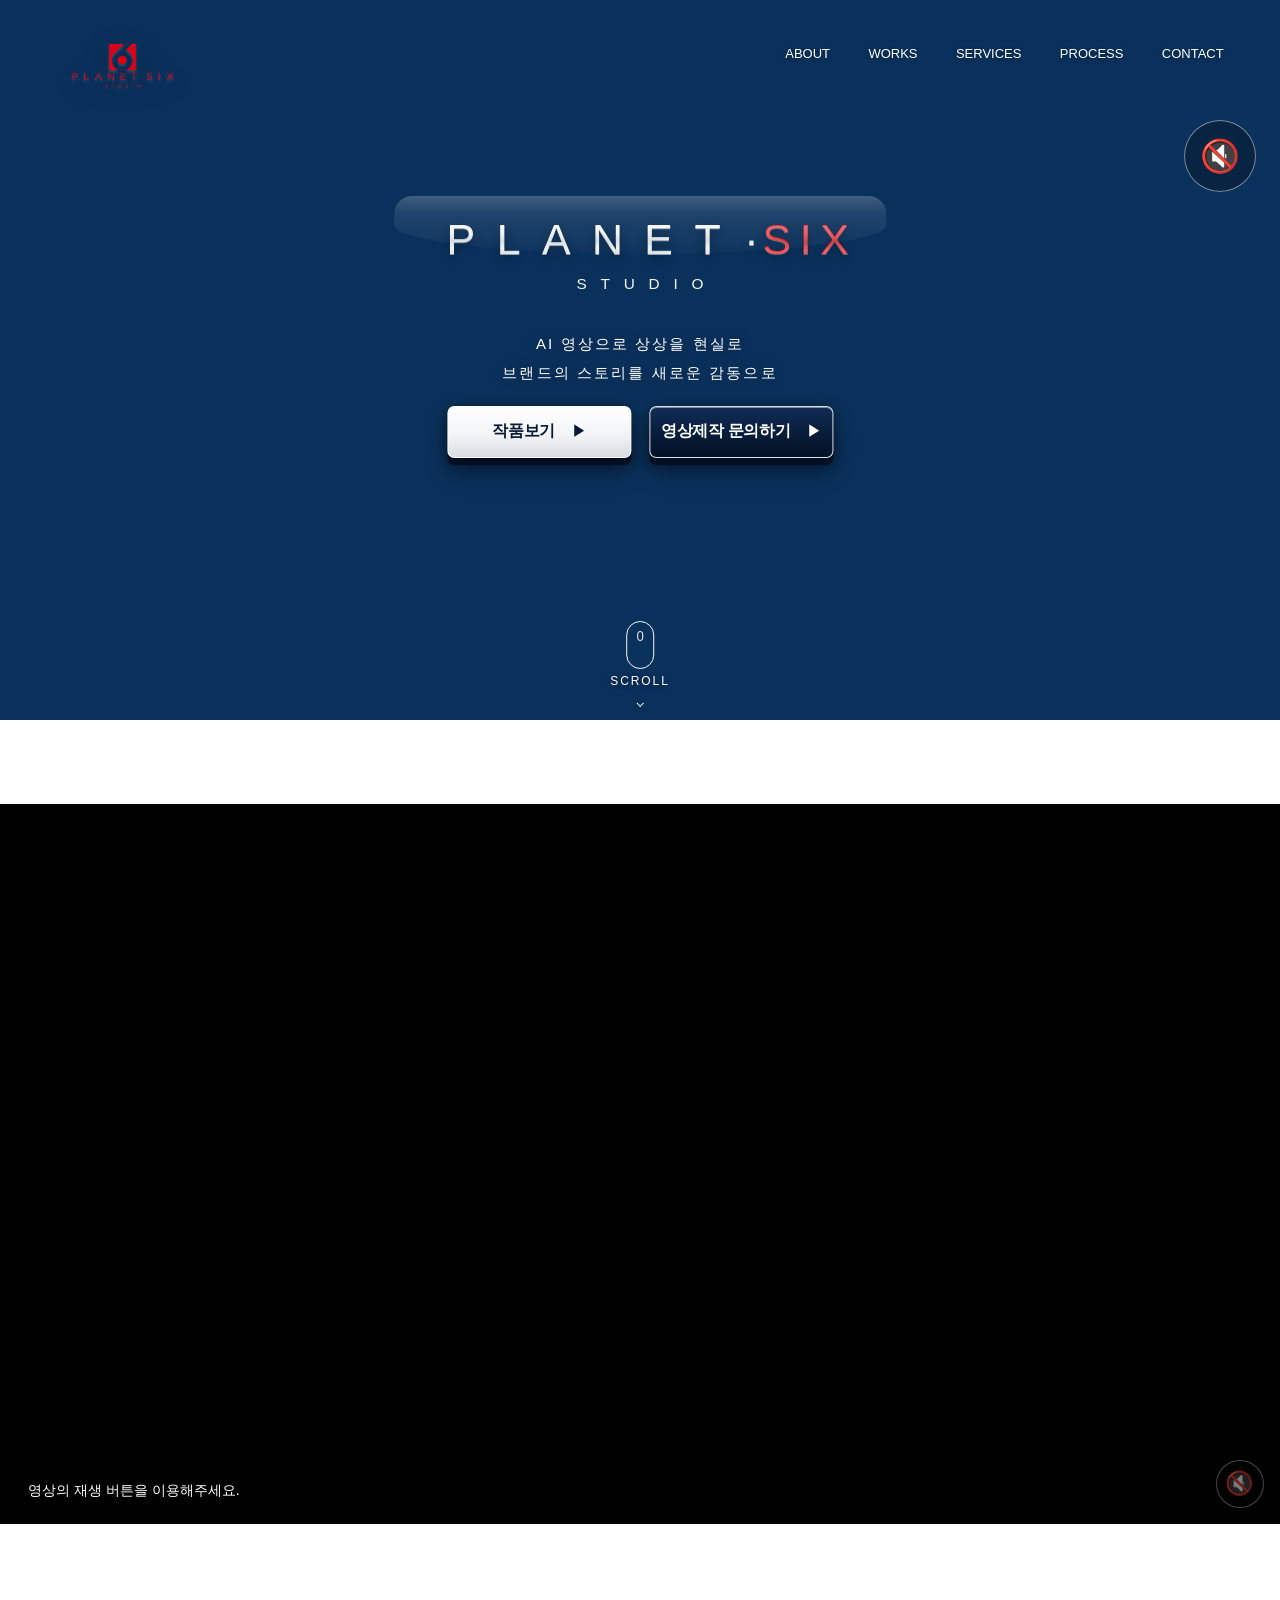
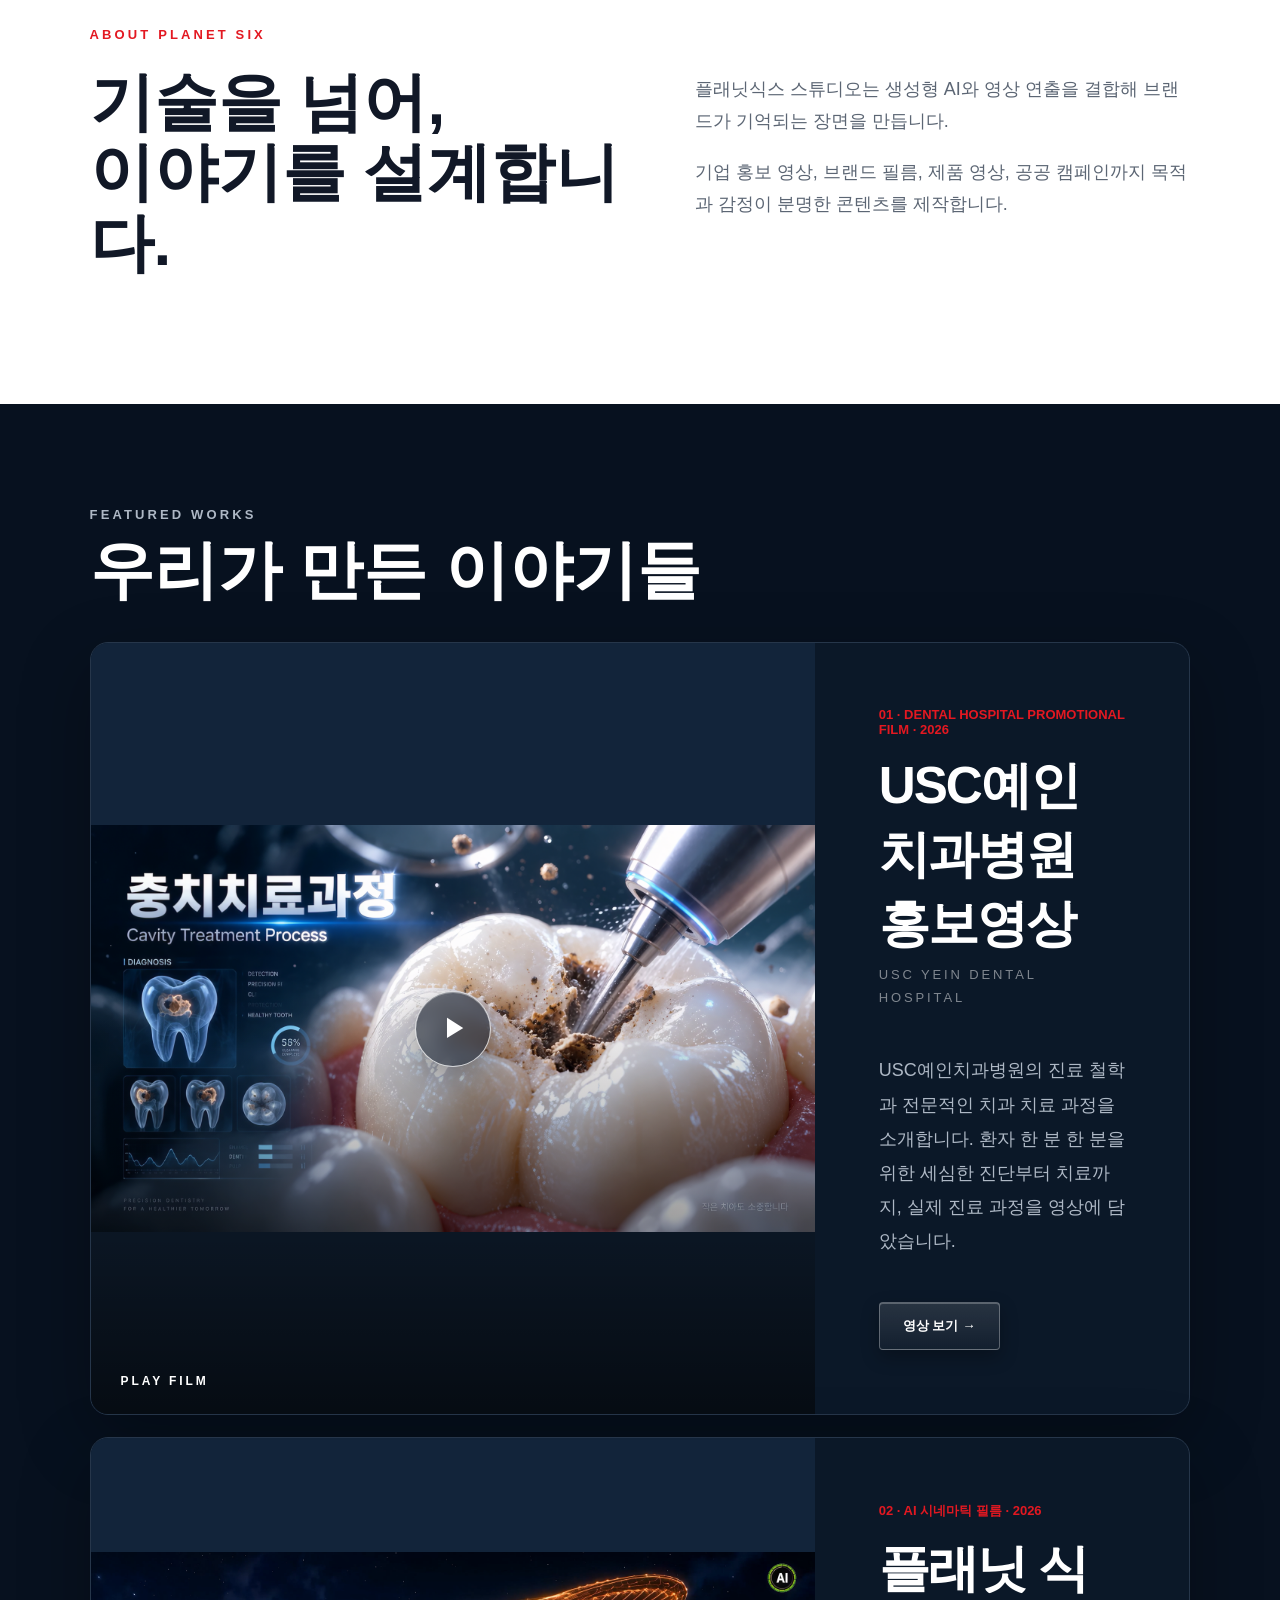
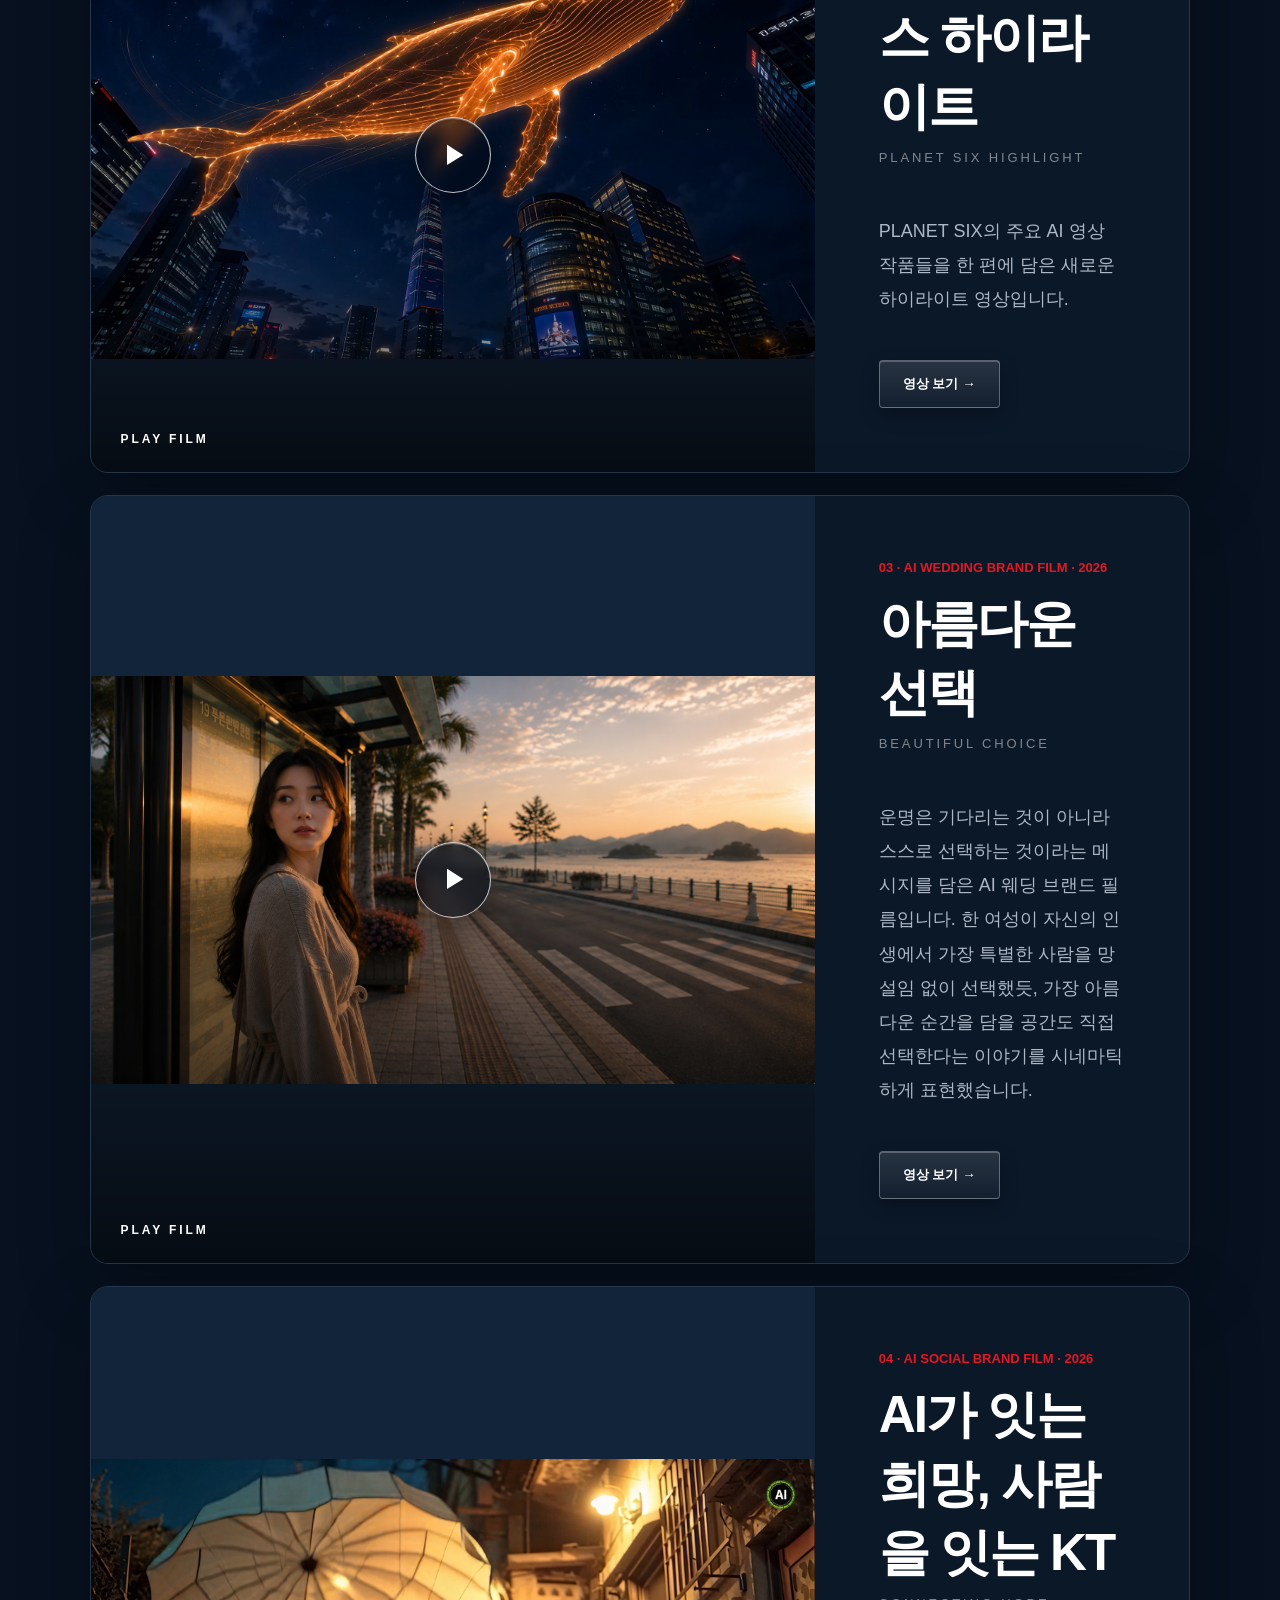
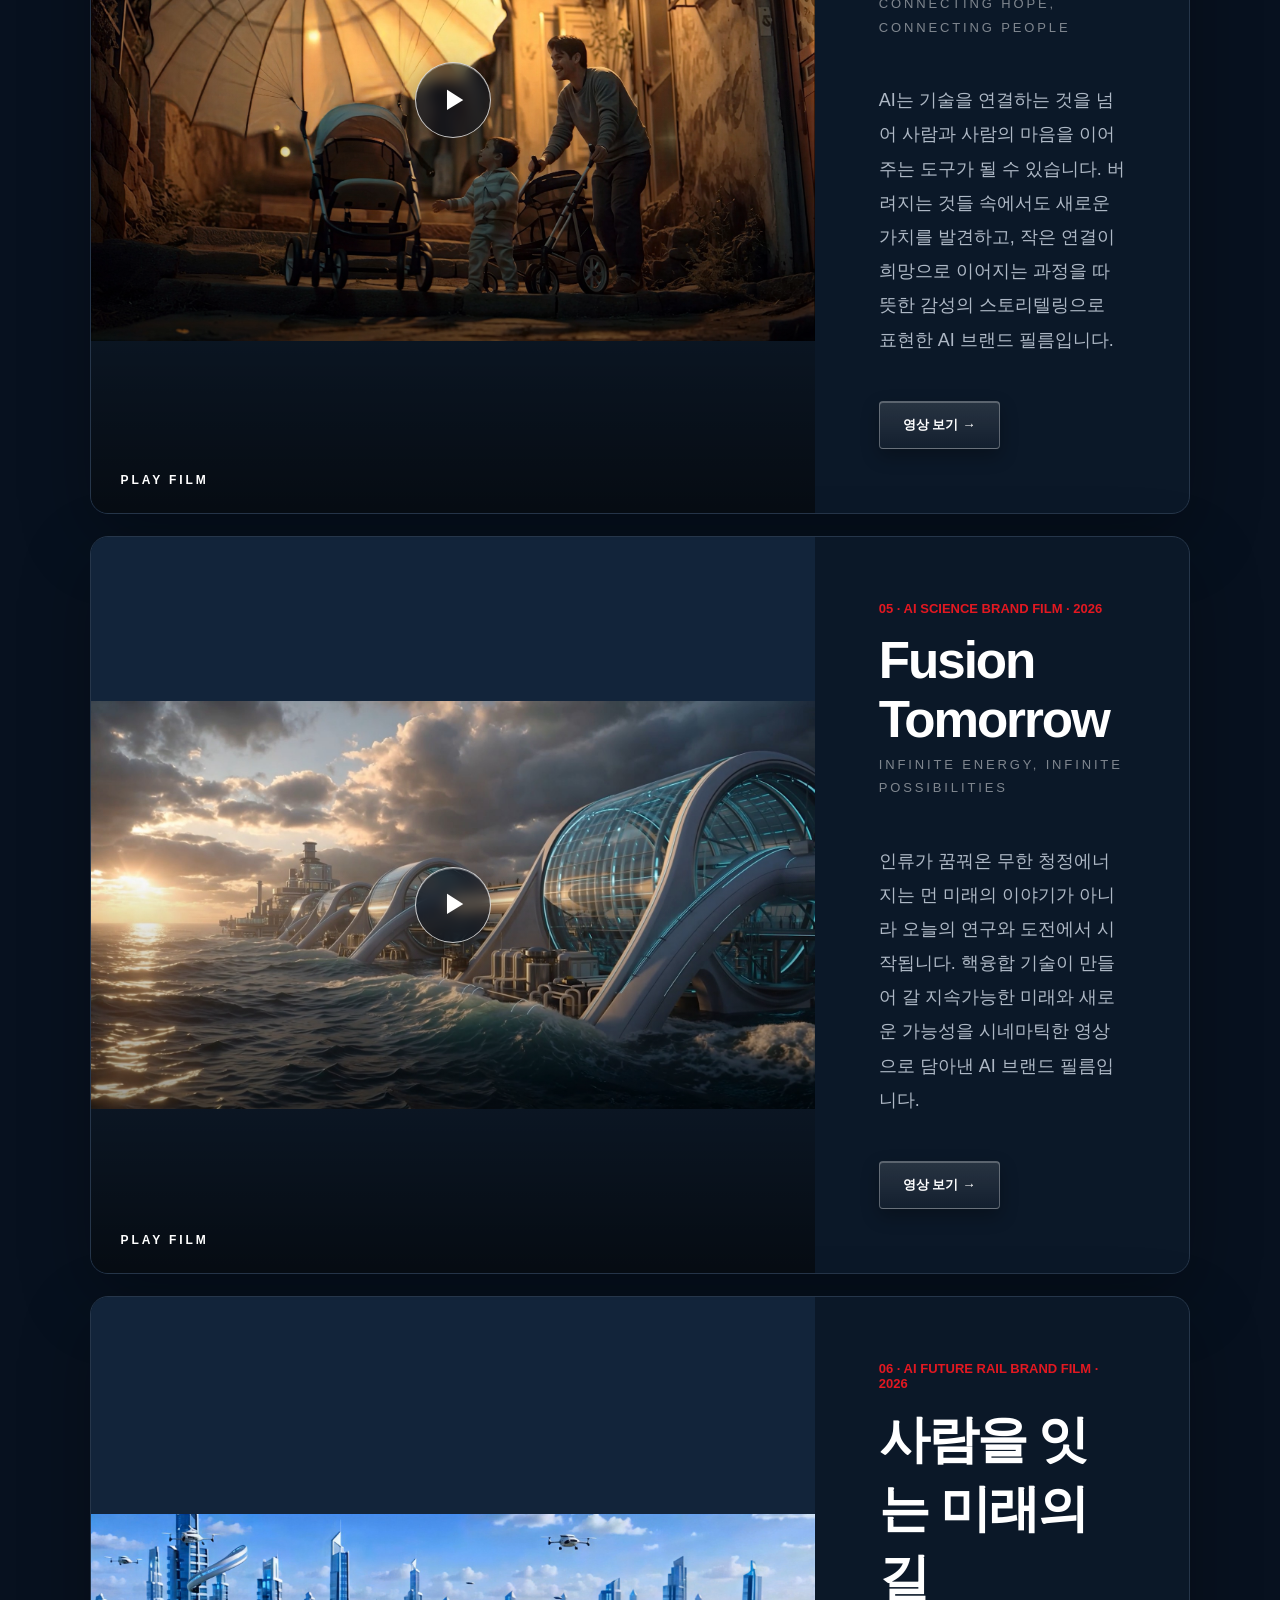
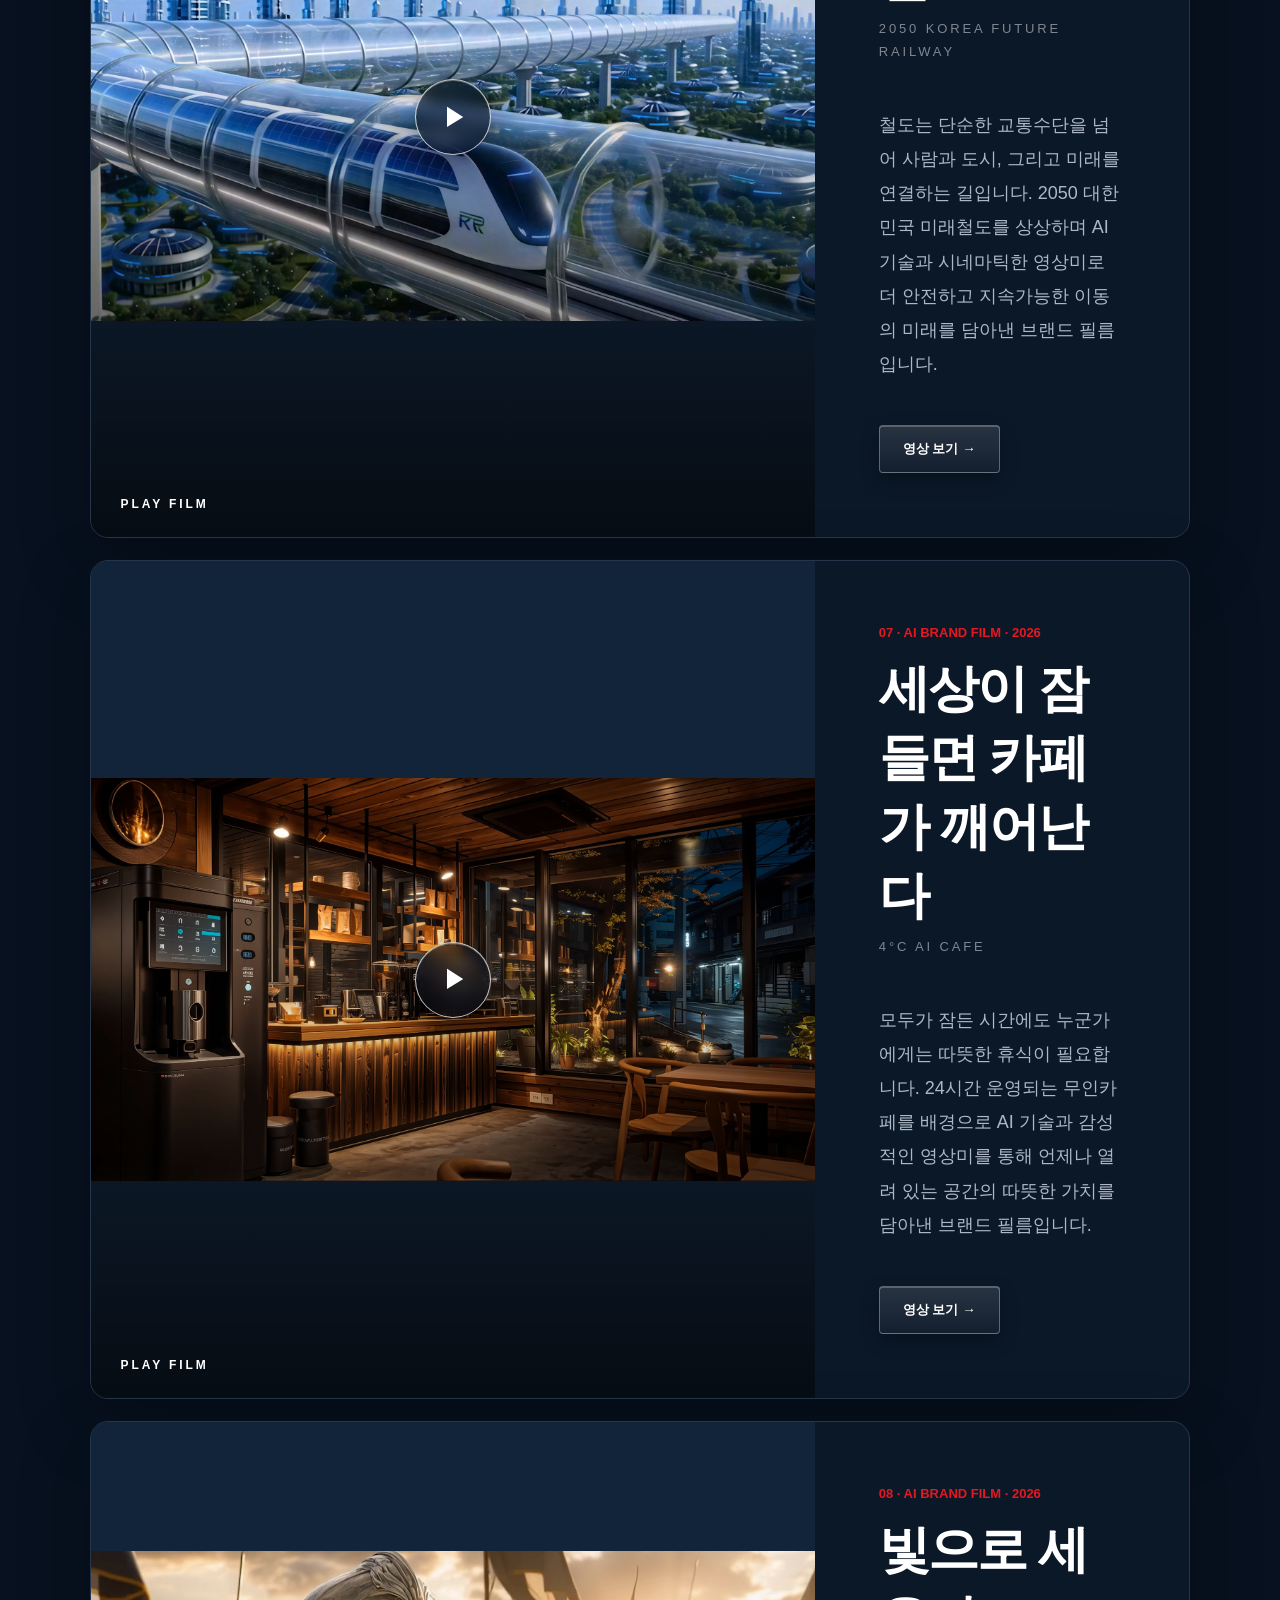
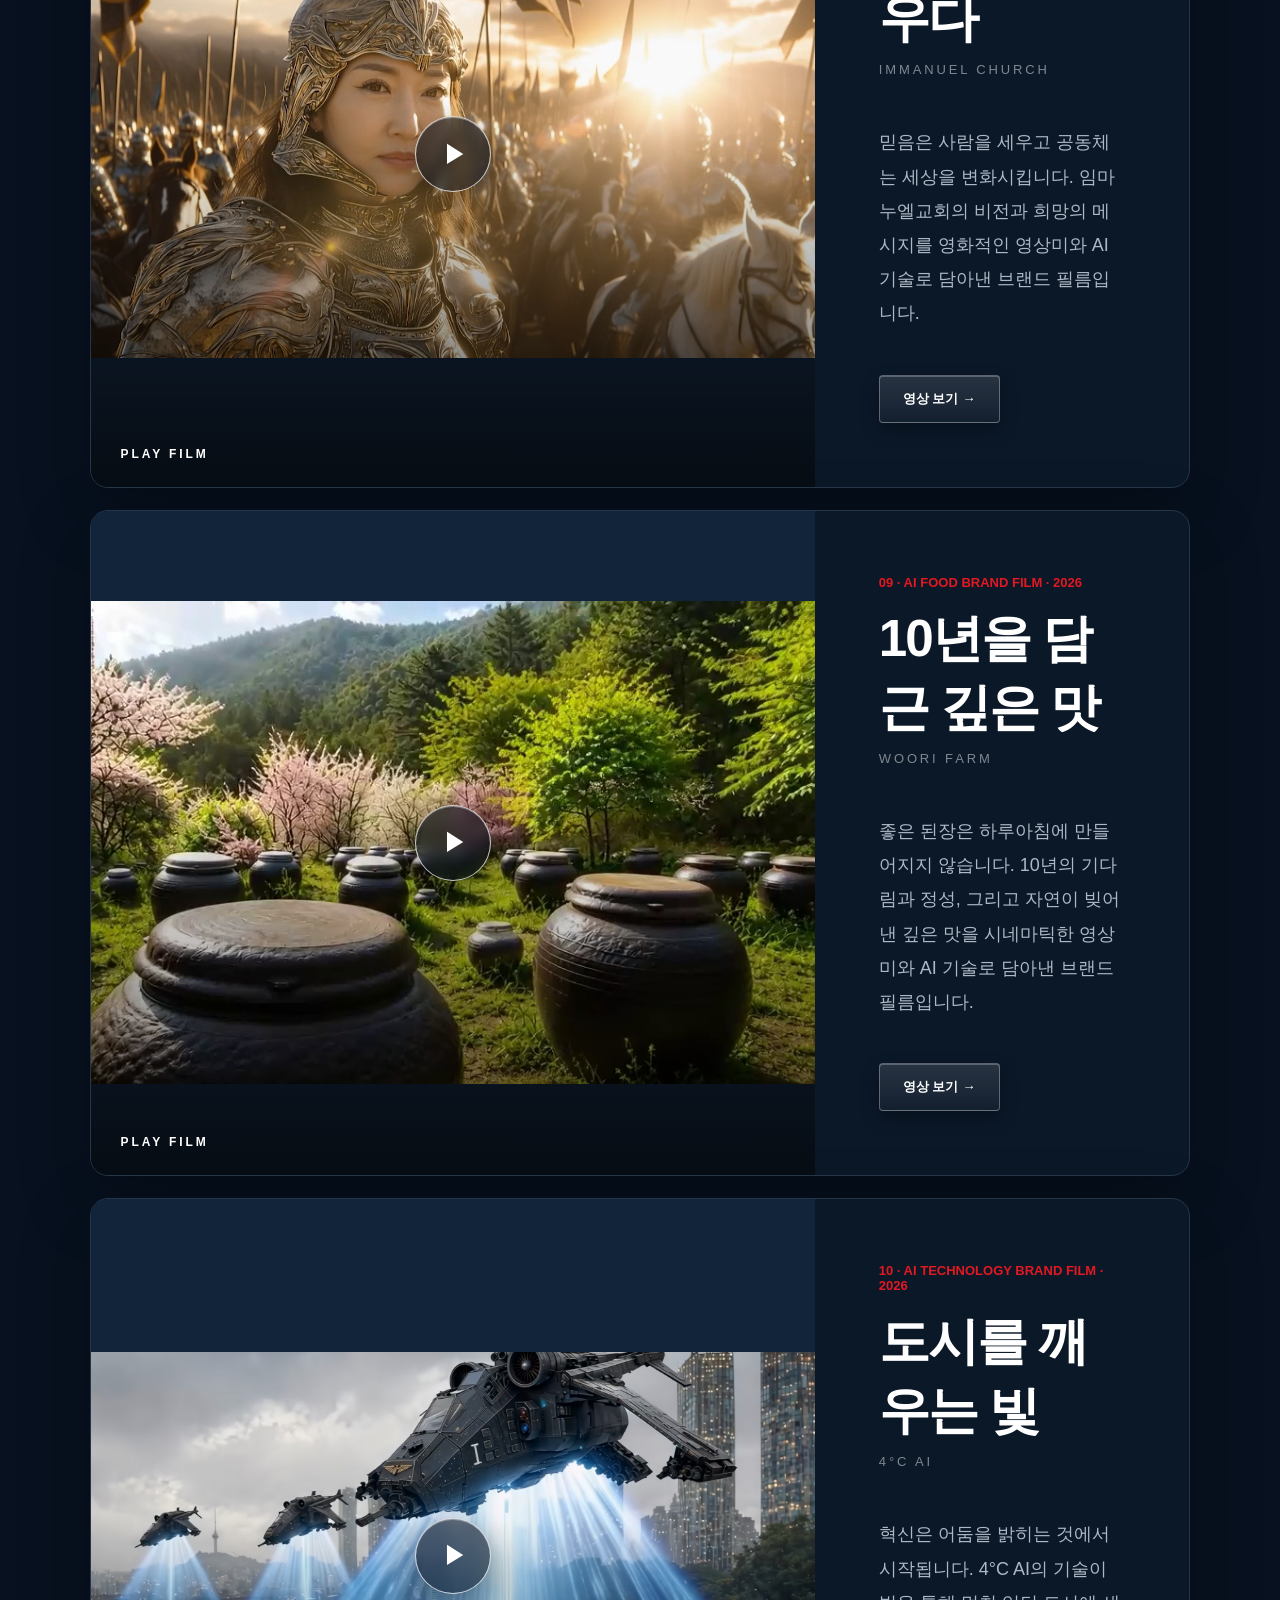
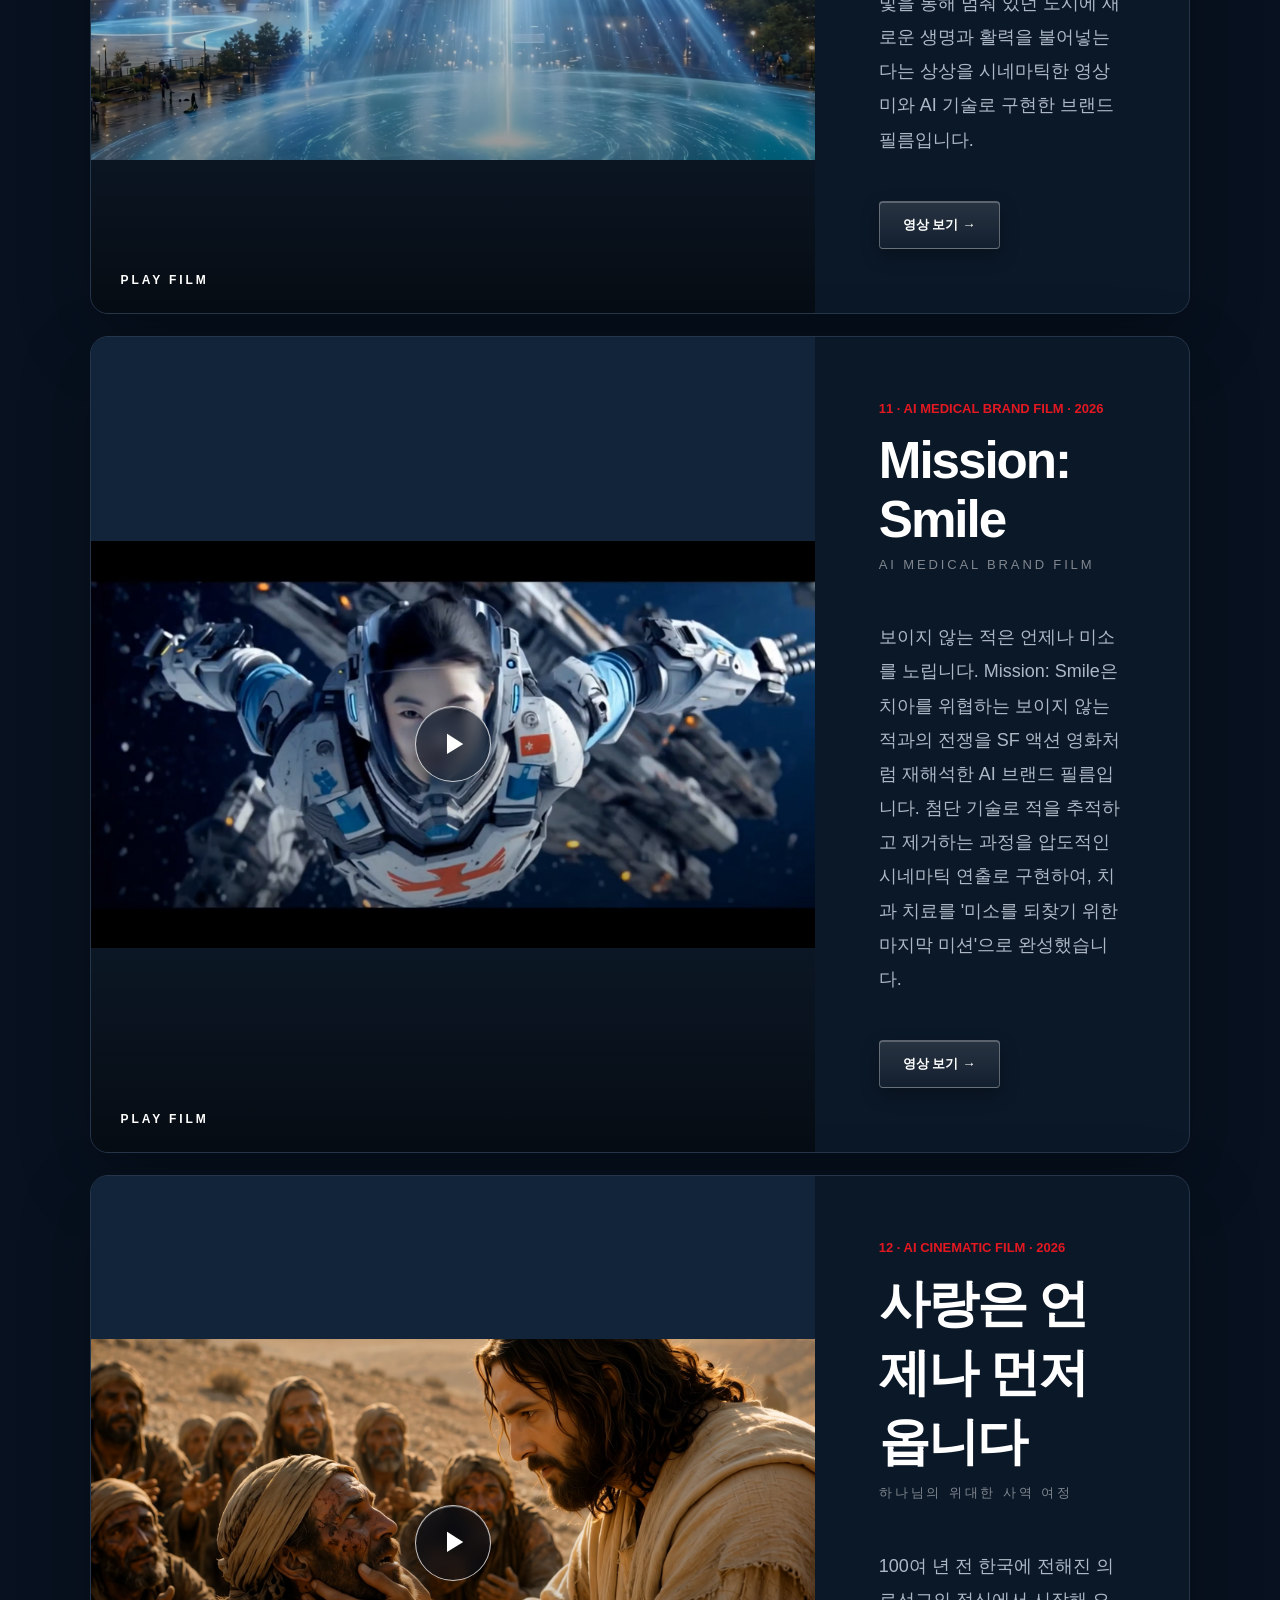
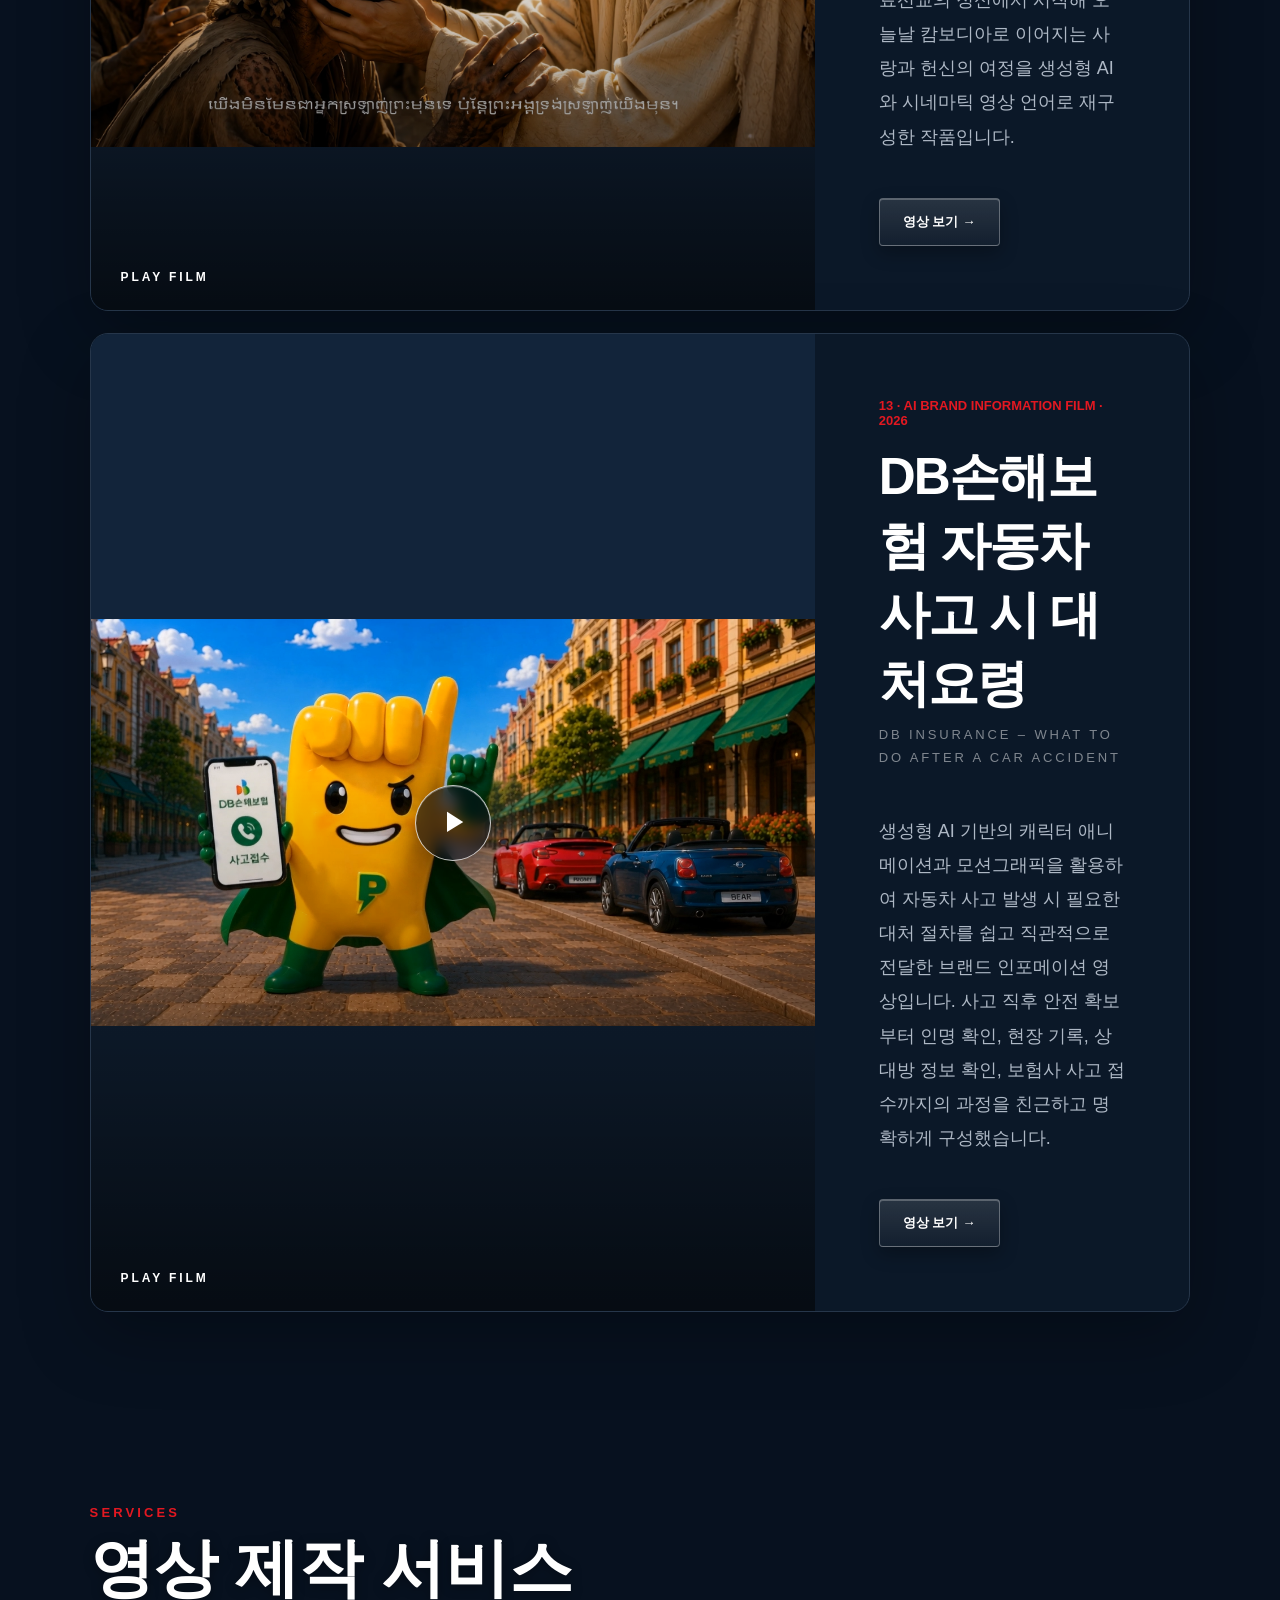
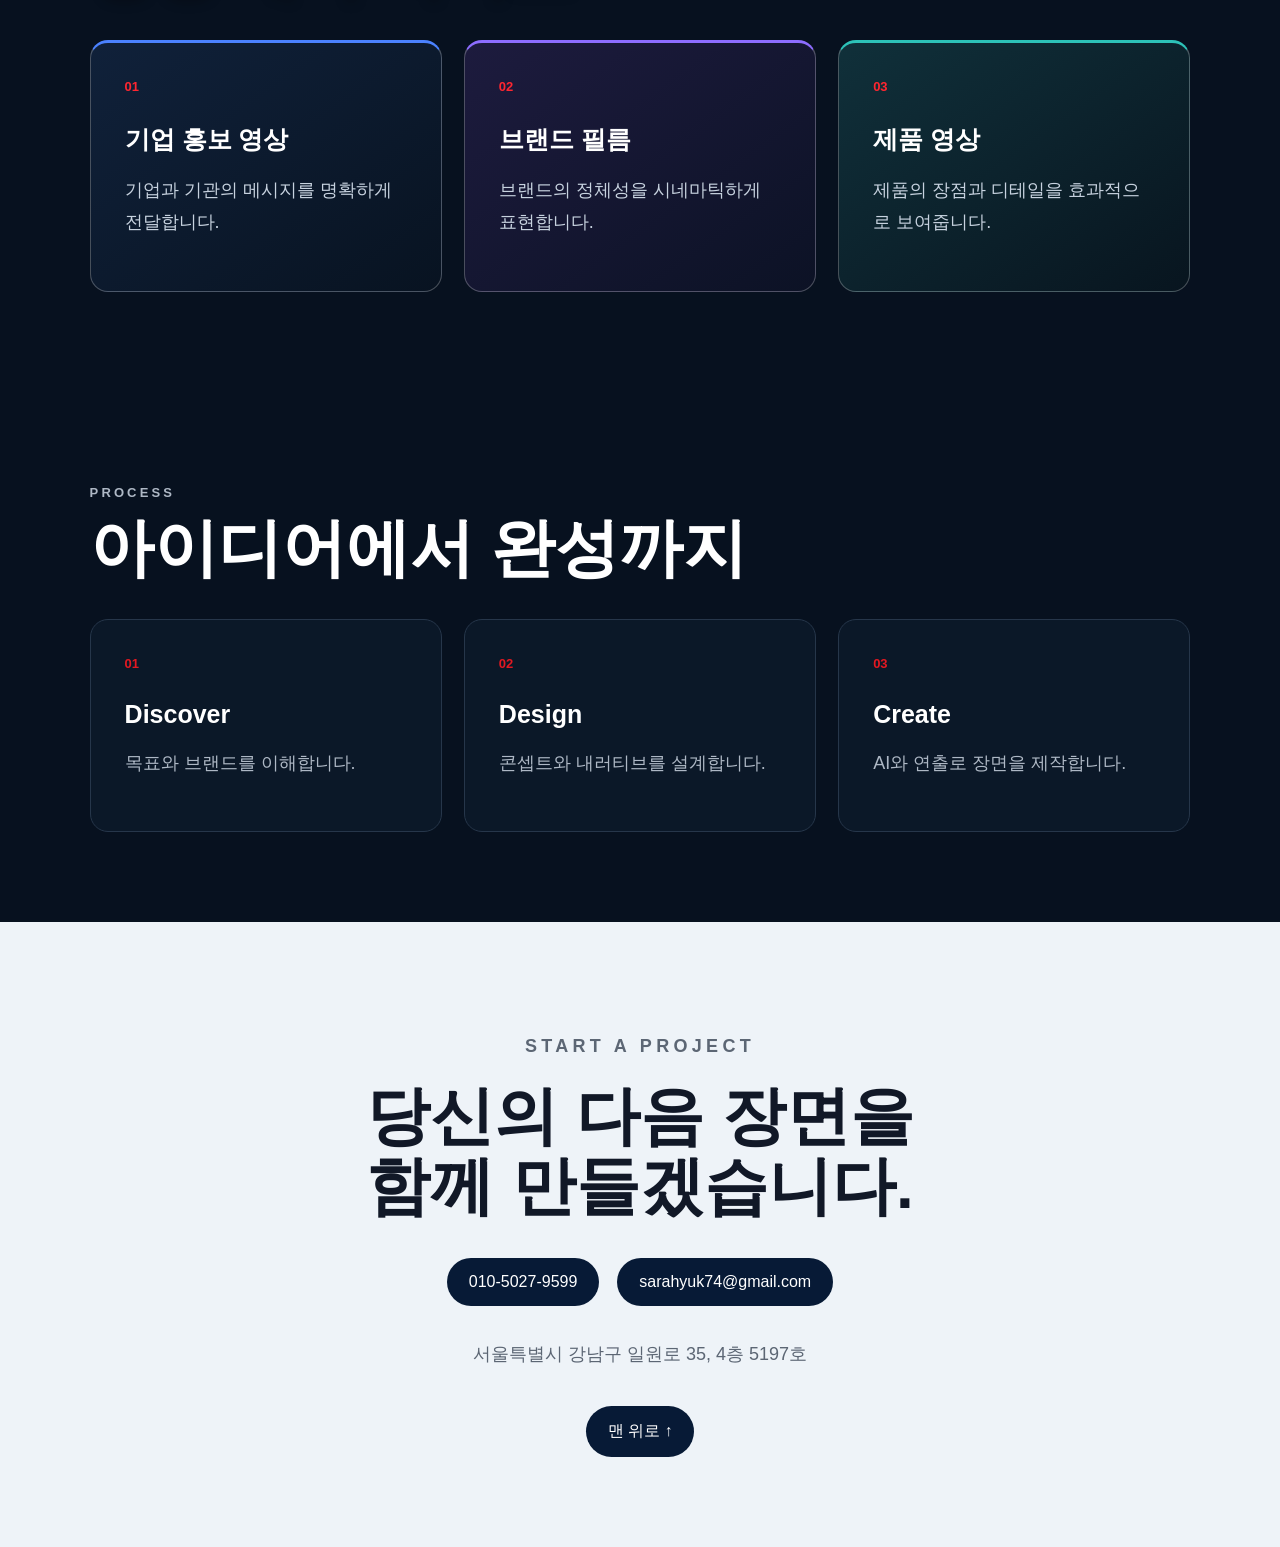
<file: index.html>
<!doctype html>
<html lang="ko">
<head>
  <meta charset="utf-8">
  <meta name="viewport" content="width=device-width,initial-scale=1">
  <title>PLANET SIX STUDIO</title>
<meta property="og:title" content="PLANET SIX STUDIO">
<meta property="og:description" content="AI 영상으로 상상을 현실로">
<meta property="og:image" content="https://planetsix.co.kr/assets/og-image.png">
<meta property="og:url" content="https://planetsix.co.kr/">
<meta property="og:type" content="website">

<link rel="stylesheet" href="styles.css?v=20260926-4">

  <style>
    /* 모바일 메뉴 최종 강제 적용: 외부 CSS 충돌과 무관하게 작동 */
    @media (max-width:760px){
      #heroNav.hero-nav{
        display:none !important;
        position:absolute !important;
        z-index:9998 !important;
        top:72px !important;
        right:18px !important;
        left:auto !important;
        width:min(230px,calc(100% - 36px)) !important;
        padding:10px !important;
        gap:0 !important;
        flex-direction:column !important;
        align-items:stretch !important;
        border:1px solid rgba(255,255,255,.28) !important;
        border-radius:12px !important;
        background:rgba(4,15,30,.96) !important;
        box-shadow:0 18px 38px rgba(0,0,0,.35) !important;
      }
      #heroNav.hero-nav.is-open{
        display:flex !important;
      }
      #heroNav.hero-nav a{
        display:block !important;
        padding:13px 15px !important;
        font-size:14px !important;
        text-align:left !important;
      }
      .menu-toggle{
        display:block !important;
        z-index:9999 !important;
      }
    }
    @media (min-width:761px){
      .menu-toggle{display:none !important;}
      #heroNav.hero-nav{display:flex !important;}
    }
    @media (max-width: 768px) {
  #soundToggle {
    position: absolute !important;
    right: 16px !important;
    top: auto !important;
    bottom: 20px !important;
    width: 44px !important;
    height: 44px !important;
    min-width: 44px !important;
    min-height: 44px !important;
    font-size: 19px !important;
    border-radius: 50% !important;
  }
}
    @media (min-width: 769px) {
  #soundToggle {
    position: fixed !important;
    right: 24px !important;
    left: auto !important;
    top: 120px !important;
    bottom: auto !important;
    width: 72px !important;
    height: 72px !important;
    min-width: 72px !important;
    min-height: 72px !important;
    padding: 0 !important;
    border: 1px solid rgba(255,255,255,.45) !important;
    border-radius: 50% !important;
    background: rgba(10,18,28,.38) !important;
    color: #fff !important;
    font-size: 32px !important;
    display: flex !important;
    align-items: center !important;
    justify-content: center !important;
    z-index: 999999 !important;
    cursor: pointer !important;
    backdrop-filter: blur(12px) !important;
    -webkit-backdrop-filter: blur(12px) !important;
  }
}
    @media (max-width: 430px) {
  .wordmark-main {
    font-size: 23px !important;
    letter-spacing: 10px !important;
    white-space: nowrap !important;
     transform: translateX(-3px) !important;
  }
    .wordmark-main em {
  letter-spacing: 10px !important;
}
}
  </style>

  <style>
    #showreelSection {position:relative;width:100%;box-sizing:border-box;padding:84px 0 0;margin:0;background:#fff;isolation:isolate;}
    #showreelSection .showreel-screen {position:relative;width:min(100%, 142.222vh);width:min(100%, 142.222svh);aspect-ratio:16/9;margin:0 auto;background:#000;}
    #showreelPlayer {position:absolute;inset:0;display:block;width:100%;height:100%;border:0;}
    #showreelSound {position:absolute;right:16px;bottom:16px;z-index:2;width:48px;height:48px;padding:0;border:1px solid rgba(255,255,255,.55);border-radius:50%;background:rgba(0,0,0,.5);color:#fff;font-size:23px;display:flex;align-items:center;justify-content:center;cursor:pointer;}
    #showreelSound:disabled {opacity:.5;cursor:wait;}
    #showreelSound:focus-visible {outline:3px solid #fff;outline-offset:3px;}
    #showreelStatus {position:absolute;left:16px;bottom:16px;z-index:2;margin:0;color:#fff;background:rgba(0,0,0,.65);padding:8px 12px;font-size:14px;}
    #showreelStatus[hidden] {display:none;}
  </style>
</head>
<body>
  <main>
    <section class="hero" id="top" aria-label="PLANET SIX STUDIO 메인 화면">
  <video class="hero-bg" id="heroVideo" autoplay muted loop playsinline preload="auto">
  <source src="assets/hero-video-mobile.mp4" type="video/mp4" media="(max-width: 768px)">
  <source src="assets/hero-video.mp4" type="video/mp4">
</video>
    <button class="sound-toggle" id="soundToggle" type="button" aria-label="소리 켜기">🔇</button>

      <a class="brand" href="#top" aria-label="PLANET SIX STUDIO 홈">
        <img src="assets/planet-six-logo.png?v=20260926-1" alt="PLANET SIX STUDIO 로고">
      </a>

      <button class="menu-toggle" type="button" aria-label="메뉴 열기" aria-controls="heroNav" aria-expanded="false">
        <span></span><span></span><span></span>
      </button>

      <nav class="hero-nav" id="heroNav" aria-label="주요 메뉴">
        <a href="#about">ABOUT</a>
        <a href="#works">WORKS</a>
        <a href="#services">SERVICES</a>
        <a href="#process">PROCESS</a>
        <a href="#contact">CONTACT</a>
      </nav>

      <div class="hero-content">
        <div class="hero-panel">
          <div class="wordmark" aria-label="PLANET SIX STUDIO">
            <div class="wordmark-main glossy"><span>PLANET</span><b>·</b><em>SIX</em></div>
            <div class="wordmark-sub">STUDIO</div>
          </div>
        </div>

        <div class="hero-copy-block">
          <p class="hero-copy">AI 영상으로 상상을 현실로</p>
          <p class="hero-copy hero-copy-sub">브랜드의 스토리를 새로운 감동으로</p>
          <div class="hero-actions">
            <a class="button button-light" href="#works">작품보기 <span>▶</span></a> 
           <a class="button button-dark" href="#contact">영상제작 문의하기 <span>▶</span></a>
          </div>
        </div>
      </div>

      <img class="hero-car" src="assets/hero-car-transparent.png?v=20260727-2" alt="미래형 콘셉트 자동차">

      <a class="scroll" href="#about" aria-label="아래로 이동">
        <span class="mouse"></span>
        <span>SCROLL</span>
        <b>⌄</b>
      </a>
    </section>


    <section id="showreelSection" aria-label="PLANET SIX STUDIO AI 쇼릴">
      <div class="showreel-screen">
        <iframe id="showreelPlayer" title="PLANET SIX STUDIO AI 시네마틱 쇼릴"
          src="https://www.youtube.com/embed/zZ0t8Ic-n70?autoplay=1&amp;mute=1&amp;loop=1&amp;playlist=zZ0t8Ic-n70&amp;playsinline=1&amp;controls=1&amp;rel=0&amp;enablejsapi=1"
          allow="autoplay; encrypted-media; picture-in-picture; fullscreen" allowfullscreen
          referrerpolicy="strict-origin-when-cross-origin"></iframe>
        <button id="showreelSound" type="button" aria-label="쇼릴 소리 켜기" aria-pressed="false" disabled>🔇</button>
        <p id="showreelStatus" role="status" hidden></p>
      </div>
    </section>

    <section class="section about-section" id="about">
      <p class="eyebrow">ABOUT PLANET SIX</p>
      <div class="two-col">
        <h2>기술을 넘어,<br>이야기를 설계합니다.</h2>
        <div>
          <p>플래닛식스 스튜디오는 생성형 AI와 영상 연출을 결합해 브랜드가 기억되는 장면을 만듭니다.</p>
          <p>기업 홍보 영상, 브랜드 필름, 제품 영상, 공공 캠페인까지 목적과 감정이 분명한 콘텐츠를 제작합니다.</p>
        </div>
      </div>
    </section>

    <section class="section dark" id="works">
      <p class="eyebrow">FEATURED WORKS</p>
      <h2>우리가 만든 이야기들</h2>
      <div class="works-grid" id="worksGrid"></div>
    </section>

    <section class="section" id="services">
      <p class="eyebrow">SERVICES</p>
      <h2>영상 제작 서비스</h2>
      <div class="cards">
        <article><span>01</span><h3>기업 홍보 영상</h3><p>기업과 기관의 메시지를 명확하게 전달합니다.</p></article>
        <article><span>02</span><h3>브랜드 필름</h3><p>브랜드의 정체성을 시네마틱하게 표현합니다.</p></article>
        <article><span>03</span><h3>제품 영상</h3><p>제품의 장점과 디테일을 효과적으로 보여줍니다.</p></article>
      </div>
    </section>

    <section class="section dark" id="process">
      <p class="eyebrow">PROCESS</p>
      <h2>아이디어에서 완성까지</h2>
      <div class="cards">
        <article><span>01</span><h3>Discover</h3><p>목표와 브랜드를 이해합니다.</p></article>
        <article><span>02</span><h3>Design</h3><p>콘셉트와 내러티브를 설계합니다.</p></article>
        <article><span>03</span><h3>Create</h3><p>AI와 연출로 장면을 제작합니다.</p></article>
      </div>
    </section>

    <section class="section contact" id="contact">
      <p class="eyebrow">START A PROJECT</p>
      <h2>당신의 다음 장면을<br>함께 만들겠습니다.</h2>
      <div class="contact-links">
        <a href="tel:01050279599">010-5027-9599</a>
        <a href="mailto:sarahyuk74@gmail.com">sarahyuk74@gmail.com</a>
      </div>
      <p>서울특별시 강남구 일원로 35, 4층 5197호</p>
      <a class="top-link" href="#top">맨 위로 ↑</a>
    </section>
  </main>
  <script src="works-data.js?v=20260727-9"></script>
  <script src="script.js?v=20260926-2"></script>
  <script>
    const menuToggle = document.querySelector('.menu-toggle');
    const heroNav = document.querySelector('#heroNav');

    function applyMobileMenuState() {
      if (!menuToggle || !heroNav) return;

      if (window.innerWidth <= 760) {
        menuToggle.style.display = 'block';
        heroNav.style.setProperty('display', 'none', 'important');
        heroNav.classList.remove('is-open');
        menuToggle.classList.remove('is-open');
        menuToggle.setAttribute('aria-expanded', 'false');
        menuToggle.setAttribute('aria-label', '메뉴 열기');
      } else {
        menuToggle.style.display = 'none';
        heroNav.style.setProperty('display', 'flex', 'important');
      }
    }

    if (menuToggle && heroNav) {
      applyMobileMenuState();

      menuToggle.addEventListener('click', () => {
        if (window.innerWidth > 760) return;

        const isOpen = !heroNav.classList.contains('is-open');
        heroNav.classList.toggle('is-open', isOpen);
        menuToggle.classList.toggle('is-open', isOpen);
        heroNav.style.setProperty('display', isOpen ? 'flex' : 'none', 'important');
        menuToggle.setAttribute('aria-expanded', String(isOpen));
        menuToggle.setAttribute('aria-label', isOpen ? '메뉴 닫기' : '메뉴 열기');
      });

      heroNav.querySelectorAll('a').forEach((link) => {
        link.addEventListener('click', () => {
          if (window.innerWidth <= 760) {
            heroNav.classList.remove('is-open');
            menuToggle.classList.remove('is-open');
            heroNav.style.setProperty('display', 'none', 'important');
            menuToggle.setAttribute('aria-expanded', 'false');
            menuToggle.setAttribute('aria-label', '메뉴 열기');
          }
        });
      });

      window.addEventListener('resize', applyMobileMenuState);

    }
  </script>

  <script>
  (() => {
    const hero = document.getElementById('heroVideo');
    const heroButton = document.getElementById('soundToggle');
    const reelButton = document.getElementById('showreelSound');
    const status = document.getElementById('showreelStatus');
    let reel, ready = false;
    const syncHero = () => {
      heroButton.textContent = hero.muted ? '🔇' : '🔊';
      heroButton.setAttribute('aria-label', hero.muted ? '대문 소리 켜기' : '대문 소리 끄기');
      heroButton.setAttribute('aria-pressed', String(!hero.muted));
    };
    const syncReel = () => {
      const muted = !ready || reel.isMuted();
      reelButton.textContent = muted ? '🔇' : '🔊';
      reelButton.setAttribute('aria-label', muted ? '쇼릴 소리 켜기' : '쇼릴 소리 끄기');
      reelButton.setAttribute('aria-pressed', String(!muted));
    };
    const muteReel = () => {if (ready) reel.mute(); syncReel();};
    // YouTube audio commands update asynchronously; keep the icon in sync.
    setInterval(syncReel, 300);
    const muteAll = () => {hero.muted = true; syncHero(); muteReel();};
    hero.addEventListener('volumechange', syncHero);
    heroButton.addEventListener('click', () => {
      hero.muted = !hero.muted;
      if (!hero.muted) {muteReel(); hero.play().catch(() => {hero.muted = true; syncHero();});}
      syncHero();
    });
    reelButton.addEventListener('click', () => {
      if (!ready) return;
      if (reel.isMuted()) {hero.muted = true; syncHero(); reel.unMute(); reel.setVolume(100); reel.playVideo();}
      else reel.mute();
      syncReel();
    });
    syncHero();
    const init = () => {
      if (reel) return;
      reel = new YT.Player('showreelPlayer', {events: {
        onReady: event => {ready = true; reelButton.disabled = false; event.target.mute(); event.target.playVideo(); syncReel();},
        onStateChange: event => {
          if (event.data === YT.PlayerState.PLAYING) {status.hidden = true; if (!reel.isMuted()) {hero.muted = true; syncHero();}}
          if (event.data === YT.PlayerState.ENDED) {reel.seekTo(0); reel.playVideo();}
          syncReel();
        },
        onAutoplayBlocked: () => {status.textContent = '재생 버튼을 눌러 영상을 시작해주세요.'; status.hidden = false;},
        onError: () => {status.textContent = '영상을 불러오지 못했습니다. 유튜브 공개 및 퍼가기 설정을 확인해주세요.'; status.hidden = false; reelButton.disabled = true;}
      }});
    };
    const iframe = document.getElementById('showreelPlayer');
    const url = new URL(iframe.src);
    if (location.protocol === 'https:' || location.protocol === 'http:') url.searchParams.set('origin', location.origin);
    iframe.src = url.toString();
    const previousReady = window.onYouTubeIframeAPIReady;
    window.onYouTubeIframeAPIReady = () => {if (typeof previousReady === 'function') previousReady(); init();};
    if (window.YT && window.YT.Player) init();
    else {const tag = document.createElement('script'); tag.src = 'https://www.youtube.com/iframe_api'; tag.onerror = () => {status.textContent = '영상의 재생 버튼을 이용해주세요.'; status.hidden = false;}; document.head.appendChild(tag);}
    const modal = document.querySelector('.video-modal');
    if (modal) new MutationObserver(() => {if (modal.classList.contains('is-open')) muteAll();}).observe(modal, {attributes:true, attributeFilter:['class']});
    document.addEventListener('visibilitychange', () => {if (document.hidden) muteAll();});
    if ('IntersectionObserver' in window) new IntersectionObserver(entries => {entries.forEach(entry => {if (!entry.isIntersecting) {if (entry.target.id === 'top') {hero.muted = true; syncHero();} else muteReel();}});}, {threshold:0}).observe(document.getElementById('showreelSection'));
  })();
  </script>
</body>
</html>
</file>
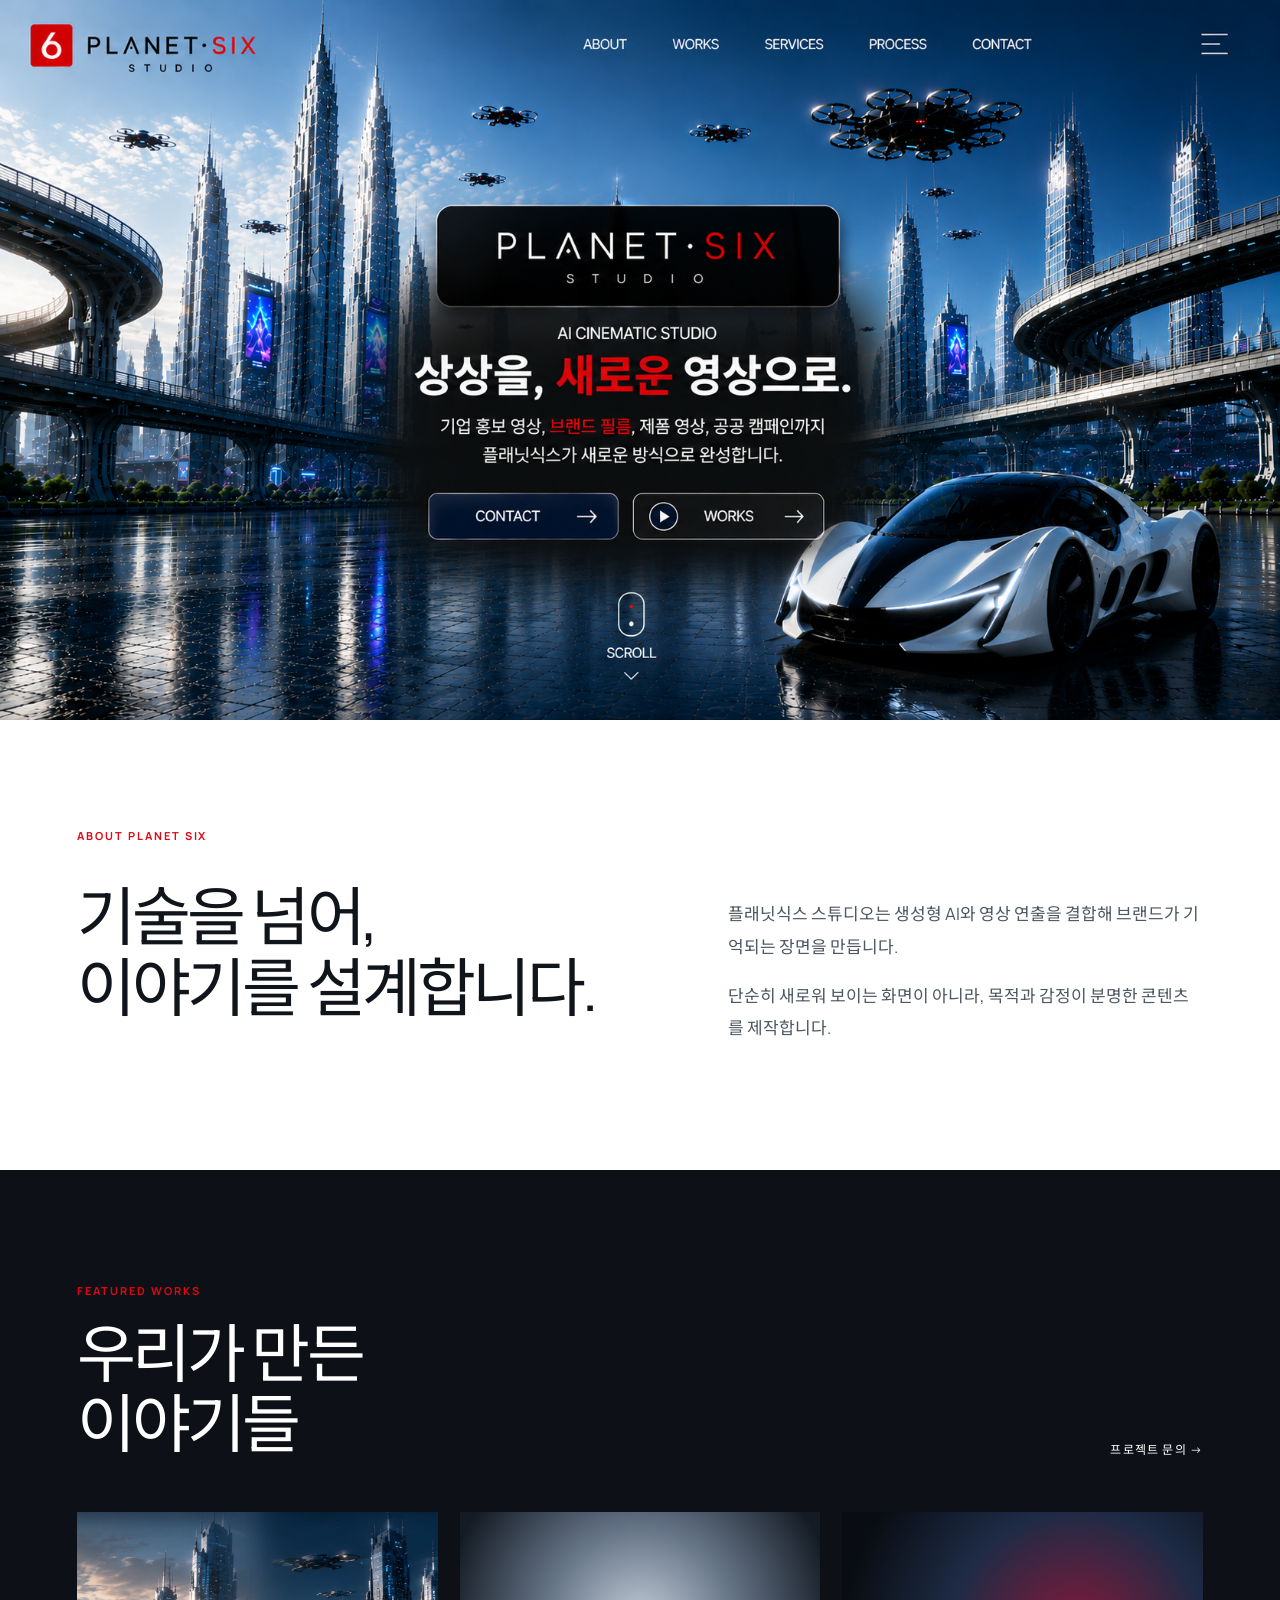
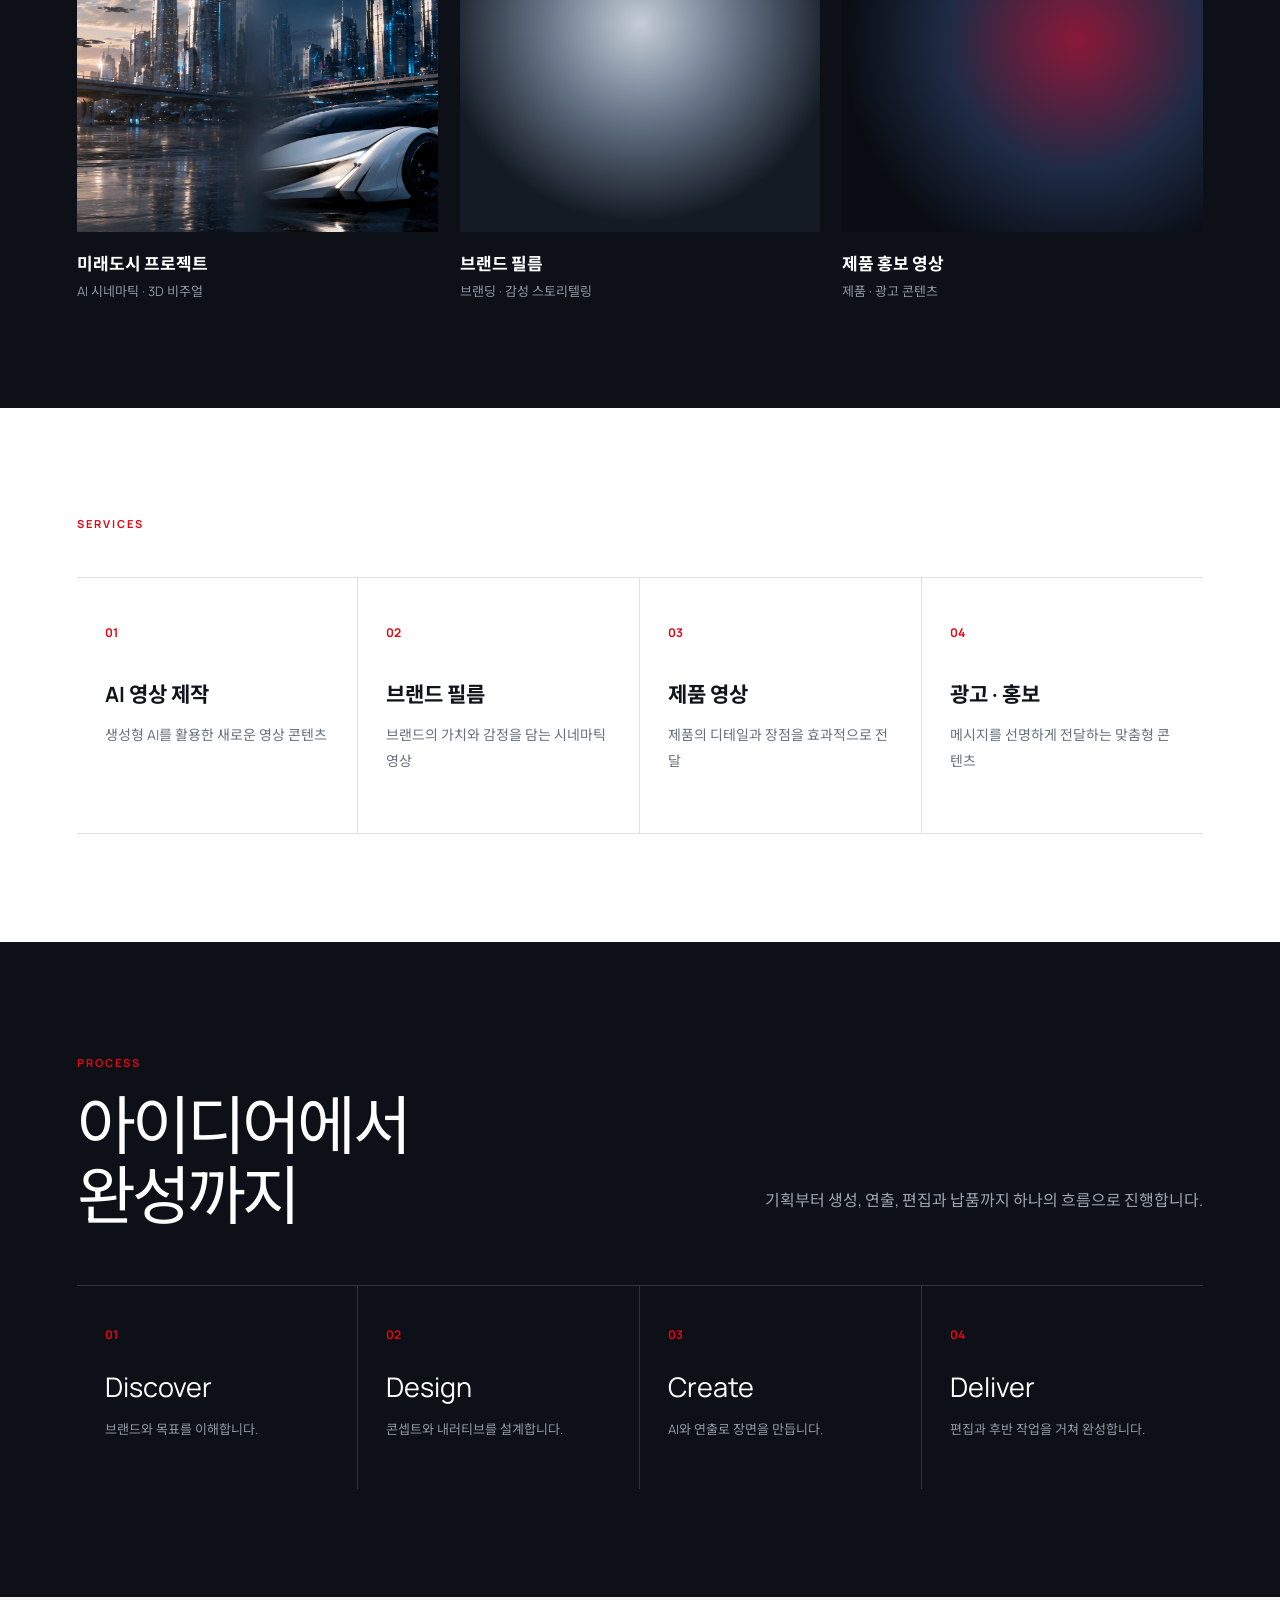
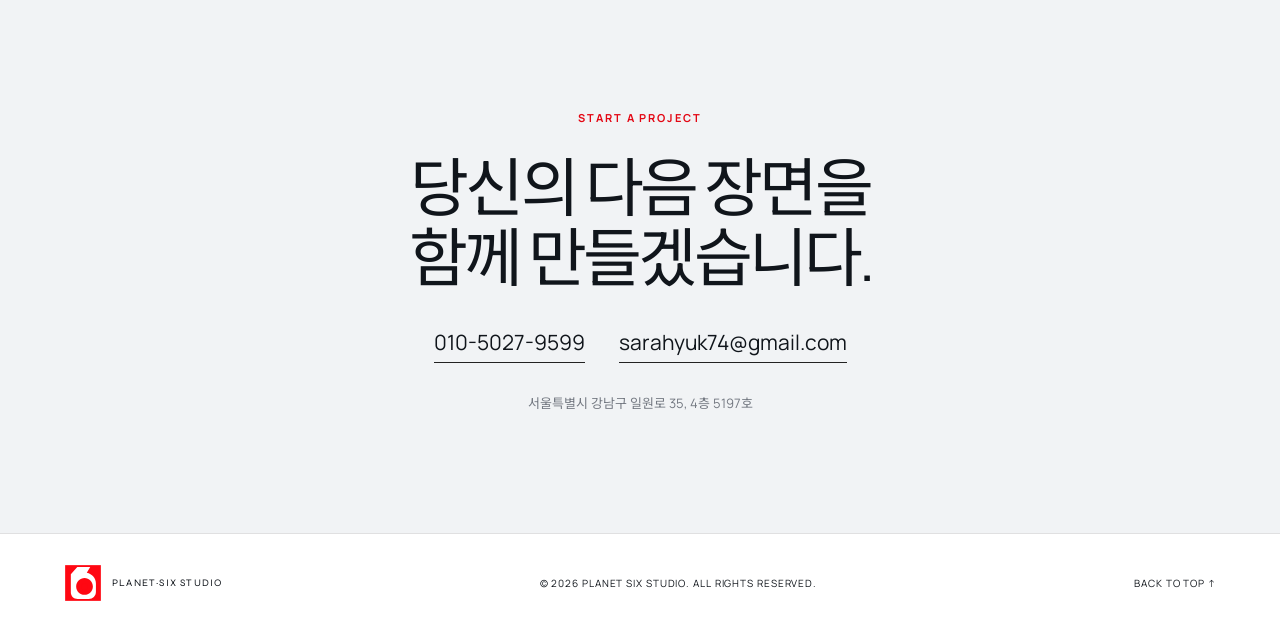
<file: PLANET_SIX_CLICKABLE_FINAL/index.html>
<!doctype html>
<html lang="ko">
<head>
  <meta charset="utf-8">
  <meta name="viewport" content="width=device-width, initial-scale=1">
  <meta name="description" content="PLANET SIX STUDIO — AI 영상 제작 스튜디오">
  <title>PLANET SIX STUDIO</title>
  <link rel="preconnect" href="https://fonts.googleapis.com">
  <link rel="preconnect" href="https://fonts.gstatic.com" crossorigin>
  <link href="https://fonts.googleapis.com/css2?family=Manrope:wght@300;400;500;600;700&family=Noto+Sans+KR:wght@300;400;500;600&family=Outfit:wght@300;400;500;600&family=Syne:wght@400;500;600&display=swap" rel="stylesheet">
  <link rel="stylesheet" href="styles.css">
</head>
<body class="final-approved">
  <header class="site-header" id="top">
    <a class="brand" href="#top" aria-label="PLANET SIX STUDIO 홈">
      <img src="assets/planet-six-symbol-v16.svg" alt="">
      <span><strong>PLANET·SIX</strong><small>STUDIO</small></span>
    </a>
    <button class="menu-button" type="button" aria-label="메뉴 열기" aria-expanded="false"><span></span><span></span></button>
    <nav class="nav" aria-label="주요 메뉴">
      <a href="#about">ABOUT</a>
      <a href="#works">WORKS</a>
      <a href="#services">SERVICES</a>
      <a href="#process">PROCESS</a>
      <a href="#contact">CONTACT</a>
    </nav>
  </header>

  <main>
    <section class="hero final-hero" aria-label="PLANET SIX STUDIO 메인">
      <img class="final-hero-image" src="assets/hero-clickable-final.png?v=20260727-10" alt="PLANET SIX STUDIO — 상상을, 새로운 영상으로">
      <div class="final-hotspots" aria-label="메인 화면 바로가기">
        <a class="hotspot nav-about" href="#about" aria-label="ABOUT"></a>
        <a class="hotspot nav-works" href="#works" aria-label="WORKS"></a>
        <a class="hotspot nav-services" href="#services" aria-label="SERVICES"></a>
        <a class="hotspot nav-process" href="#process" aria-label="PROCESS"></a>
        <a class="hotspot nav-contact" href="#contact" aria-label="CONTACT"></a>
        <a class="hotspot inquiry" href="#contact" aria-label="영상 제작 문의하기"></a>
        <a class="hotspot works" href="#works" aria-label="작품 보기"></a>
        <a class="hotspot scroll" href="#about" aria-label="아래로 이동"></a>
      </div>
    </section>

    <section class="section about" id="about">
      <div class="section-kicker reveal">ABOUT PLANET SIX</div>
      <div class="about-grid">
        <h2 class="reveal">기술을 넘어,<br>이야기를 설계합니다.</h2>
        <div class="about-copy reveal">
          <p>플래닛식스 스튜디오는 생성형 AI와 영상 연출을 결합해 브랜드가 기억되는 장면을 만듭니다.</p>
          <p>단순히 새로워 보이는 화면이 아니라, 목적과 감정이 분명한 콘텐츠를 제작합니다.</p>
        </div>
      </div>
    </section>

    <section class="section dark" id="works">
      <div class="section-head reveal">
        <div><span>FEATURED WORKS</span><h2>우리가 만든<br>이야기들</h2></div>
        <a href="#contact">프로젝트 문의 →</a>
      </div>
      <div class="work-grid">
        <article class="work-card reveal"><div class="work-image city"></div><h3>미래도시 프로젝트</h3><p>AI 시네마틱 · 3D 비주얼</p></article>
        <article class="work-card reveal"><div class="work-image brandfilm"></div><h3>브랜드 필름</h3><p>브랜딩 · 감성 스토리텔링</p></article>
        <article class="work-card reveal"><div class="work-image product"></div><h3>제품 홍보 영상</h3><p>제품 · 광고 콘텐츠</p></article>
      </div>
    </section>

    <section class="section" id="services">
      <div class="section-kicker reveal">SERVICES</div>
      <div class="service-grid">
        <article class="service reveal"><b>01</b><h3>AI 영상 제작</h3><p>생성형 AI를 활용한 새로운 영상 콘텐츠</p></article>
        <article class="service reveal"><b>02</b><h3>브랜드 필름</h3><p>브랜드의 가치와 감정을 담는 시네마틱 영상</p></article>
        <article class="service reveal"><b>03</b><h3>제품 영상</h3><p>제품의 디테일과 장점을 효과적으로 전달</p></article>
        <article class="service reveal"><b>04</b><h3>광고 · 홍보</h3><p>메시지를 선명하게 전달하는 맞춤형 콘텐츠</p></article>
      </div>
    </section>

    <section class="section dark" id="process">
      <div class="section-head reveal">
        <div><span>PROCESS</span><h2>아이디어에서<br>완성까지</h2></div>
        <p>기획부터 생성, 연출, 편집과 납품까지 하나의 흐름으로 진행합니다.</p>
      </div>
      <ol class="process-list">
        <li class="reveal"><b>01</b><h3>Discover</h3><p>브랜드와 목표를 이해합니다.</p></li>
        <li class="reveal"><b>02</b><h3>Design</h3><p>콘셉트와 내러티브를 설계합니다.</p></li>
        <li class="reveal"><b>03</b><h3>Create</h3><p>AI와 연출로 장면을 만듭니다.</p></li>
        <li class="reveal"><b>04</b><h3>Deliver</h3><p>편집과 후반 작업을 거쳐 완성합니다.</p></li>
      </ol>
    </section>

    <section class="section contact" id="contact">
      <div class="contact-card reveal">
        <span>START A PROJECT</span>
        <h2>당신의 다음 장면을<br>함께 만들겠습니다.</h2>
        <div class="contact-links">
          <a href="tel:01050279599">010-5027-9599</a>
          <a href="mailto:sarahyuk74@gmail.com">sarahyuk74@gmail.com</a>
        </div>
        <p>서울특별시 강남구 일원로 35, 4층 5197호</p>
      </div>
    </section>
  </main>

  <footer>
    <div class="footer-brand"><img src="assets/planet-six-symbol-v16.svg" alt=""><span>PLANET·SIX STUDIO</span></div>
    <p>© 2026 PLANET SIX STUDIO. ALL RIGHTS RESERVED.</p>
    <a href="#top">BACK TO TOP ↑</a>
  </footer>

  <script src="script.js"></script>
</body>
</html>
</file>
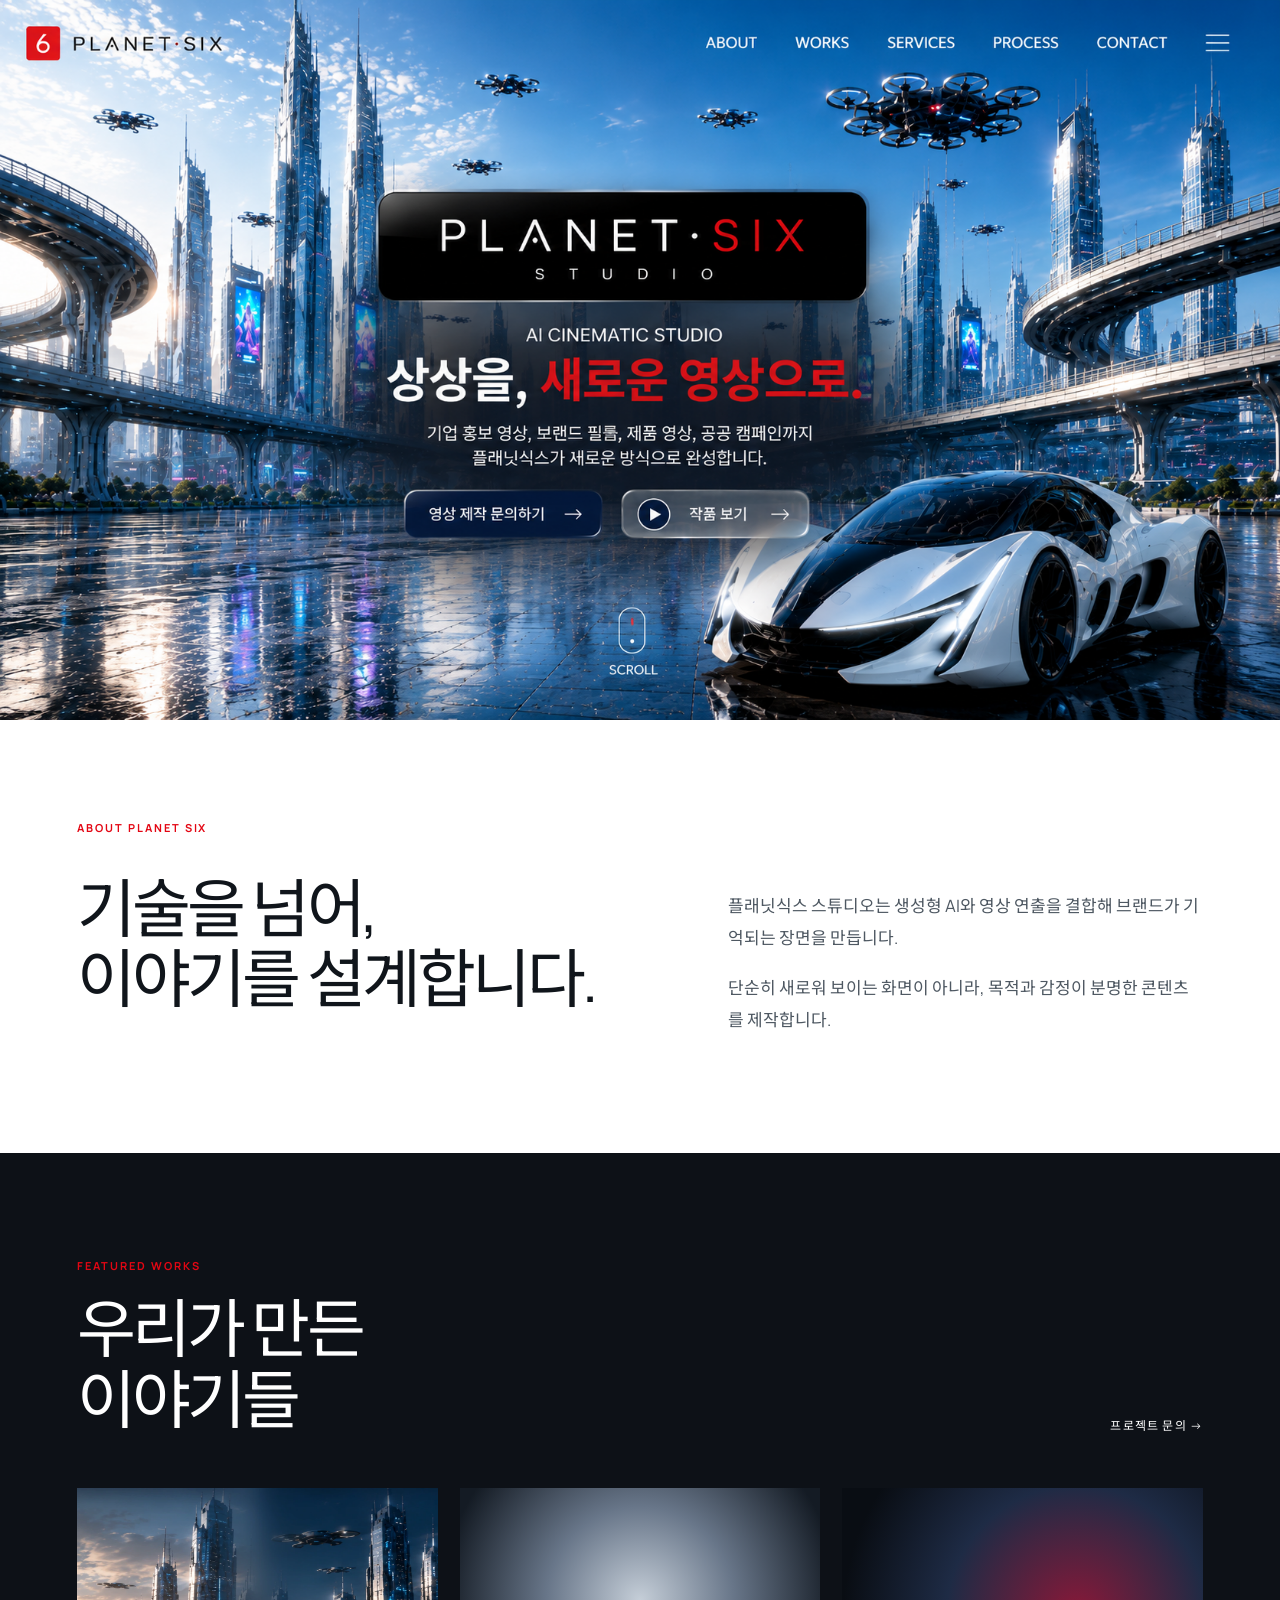
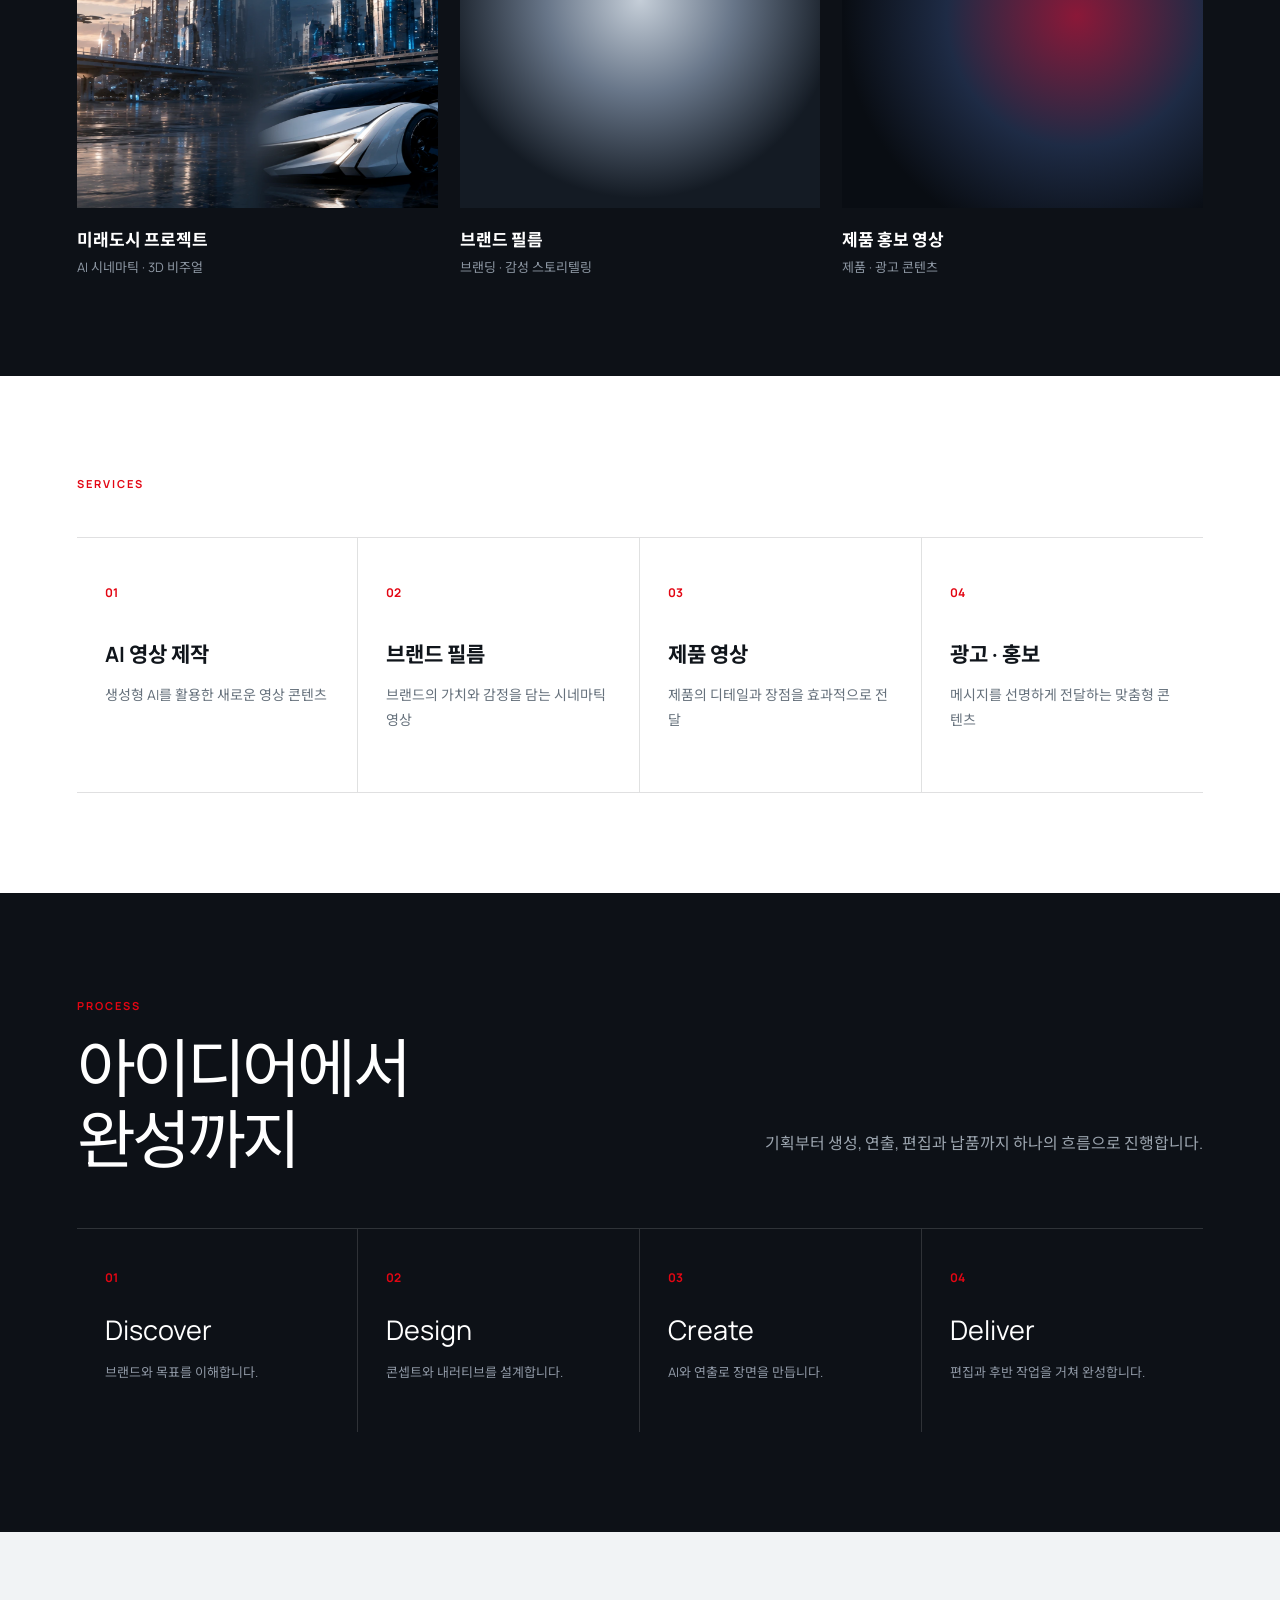
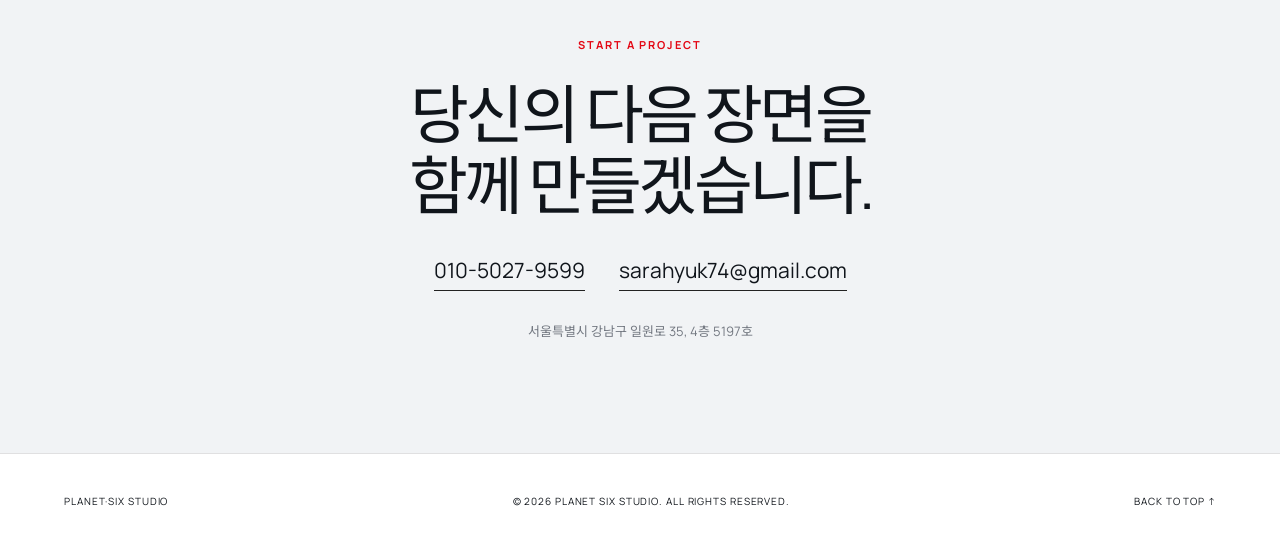
<file: PLANET_SIX_FIXED_CLICKABLE/index.html>
<!doctype html>
<html lang="ko">
<head>
  <meta charset="utf-8">
  <meta name="viewport" content="width=device-width, initial-scale=1">
  <meta name="description" content="PLANET SIX STUDIO — AI 영상 제작 스튜디오">
  <title>PLANET SIX STUDIO</title>
  <link rel="preconnect" href="https://fonts.googleapis.com">
  <link rel="preconnect" href="https://fonts.gstatic.com" crossorigin>
  <link href="https://fonts.googleapis.com/css2?family=Manrope:wght@300;400;500;600;700&family=Noto+Sans+KR:wght@300;400;500;600&display=swap" rel="stylesheet">
  <style>
    :root{--red:#e30613;--ink:#10151b;--line:rgba(16,21,27,.13)}
    *{box-sizing:border-box}
    html{scroll-behavior:smooth}
    body{margin:0;background:#fff;color:var(--ink);font-family:"Manrope","Noto Sans KR",sans-serif;-webkit-font-smoothing:antialiased}
    a{color:inherit;text-decoration:none}
    .hero{position:relative;width:100%;aspect-ratio:16/9;min-height:560px;background:#0c2947;overflow:hidden}
    .hero-image{position:absolute;inset:0;width:100%;height:100%;object-fit:cover;object-position:center;display:block;z-index:1}
    .hit{position:absolute;z-index:50;display:block;cursor:pointer;border-radius:14px;background:rgba(255,255,255,0);pointer-events:auto;touch-action:manipulation}
    .hit:hover,.hit:focus-visible{outline:2px solid rgba(255,255,255,.75);outline-offset:2px;background:rgba(255,255,255,.04)}
    .hit-about{left:54.6%;top:3.6%;width:6.4%;height:4.6%}
    .hit-works-nav{left:62.2%;top:3.6%;width:6.7%;height:4.6%}
    .hit-services{left:69.4%;top:3.6%;width:8.0%;height:4.6%}
    .hit-process{left:77.8%;top:3.6%;width:7.3%;height:4.6%}
    .hit-contact-nav{left:85.2%;top:3.6%;width:7.6%;height:4.6%}
    .hit-contact{left:31.4%;top:62.0%;width:15.6%;height:6.4%}
    .hit-works{left:48.2%;top:62.0%;width:15.1%;height:6.4%}
    .hit-scroll{left:47.2%;top:76.4%;width:5.3%;height:11.0%;border-radius:30px}
    .section{padding:100px 6vw}
    .section-kicker,.section-head span,.contact-card>span{font-size:11px;font-weight:700;letter-spacing:.18em;color:var(--red)}
    .about-grid{display:grid;grid-template-columns:1.1fr 1fr;gap:10vw;margin-top:38px}
    .about h2,.section-head h2,.contact h2{font-size:clamp(38px,5vw,74px);line-height:1.1;letter-spacing:-.06em;font-weight:400;margin:0}
    .about-copy{font-size:17px;line-height:1.9;color:#4e5862}
    .dark{background:#0d1117;color:#fff}
    .section-head{display:flex;align-items:end;justify-content:space-between;gap:40px;margin-bottom:54px}
    .section-head h2{margin-top:18px}
    .section-head>a{font-size:12px;letter-spacing:.1em}
    .section-head>p{max-width:460px;color:#9ba4ae;line-height:1.8}
    .work-grid{display:grid;grid-template-columns:repeat(3,1fr);gap:22px}
    .work-image{height:320px;background-size:cover;background-position:center}
    .work-image.city{background-image:url("assets/hero-v15-city.webp")}
    .work-image.brandfilm{background:radial-gradient(circle at 50% 35%,#c5ced8,#687689 34%,#141b24 72%)}
    .work-image.product{background:radial-gradient(circle at 65% 40%,#8b1838,#1e2b45 43%,#090d13 77%)}
    .work-card h3{font-size:17px;margin:18px 0 6px}.work-card p{margin:0;color:#8c96a2;font-size:13px}
    .service-grid{display:grid;grid-template-columns:repeat(4,1fr);margin-top:46px;border-top:1px solid var(--line);border-bottom:1px solid var(--line)}
    .service{padding:42px 28px 46px;border-right:1px solid var(--line);min-height:240px}.service:last-child{border-right:0}.service b{color:var(--red);font-size:12px}.service h3{font-size:21px;margin:36px 0 14px}.service p{color:#66717c;font-size:14px;line-height:1.8}
    .process-list{list-style:none;margin:0;padding:0;display:grid;grid-template-columns:repeat(4,1fr);border-top:1px solid rgba(255,255,255,.14)}
    .process-list li{padding:36px 28px;border-right:1px solid rgba(255,255,255,.14)}.process-list li:last-child{border-right:0}.process-list b{color:var(--red);font-size:12px}.process-list h3{font-size:27px;font-weight:400;margin:24px 0 10px}.process-list p{color:#8f98a5;font-size:13px;line-height:1.7}
    .contact{background:#f1f3f5;text-align:center}.contact-card{max-width:1050px;margin:auto}.contact h2{margin:25px 0 36px}.contact-links{display:flex;justify-content:center;gap:34px;flex-wrap:wrap;font-size:21px}.contact-links a{border-bottom:1px solid #222;padding-bottom:6px}.contact-card p{font-size:13px;color:#747982;margin-top:30px}
    footer{padding:30px 5vw;display:flex;align-items:center;justify-content:space-between;gap:24px;border-top:1px solid var(--line);font-size:10px;letter-spacing:.09em}
    @media(max-width:900px){.hero{min-height:500px}.about-grid,.work-grid,.service-grid,.process-list{grid-template-columns:1fr}.service,.process-list li{border-right:0;border-bottom:1px solid var(--line)}.section-head{align-items:flex-start;flex-direction:column}}
    @media(max-width:620px){.hero{aspect-ratio:9/13;min-height:720px}.hero-image{object-fit:cover;object-position:center top}.hit-about,.hit-works-nav,.hit-services,.hit-process,.hit-contact-nav{display:none}.hit-contact{left:17%;top:62%;width:31%;height:8%}.hit-works{left:50%;top:62%;width:31%;height:8%}.section{padding:78px 6vw}.contact-links{font-size:16px;gap:18px}footer{flex-direction:column;text-align:center}}
  </style>
</head>
<body>
  <main>
    <section class="hero" id="top" aria-label="PLANET SIX STUDIO 메인">
      <img class="hero-image" src="assets/hero-live-v5.png?v=20260727-5" alt="PLANET SIX STUDIO — 상상을, 새로운 영상으로. 기업 홍보 영상, 브랜드 필름, 제품 영상, 공공 캠페인">
      <a class="hit hit-about" href="#about" aria-label="ABOUT"></a>
      <a class="hit hit-works-nav" href="#works" aria-label="WORKS"></a>
      <a class="hit hit-services" href="#services" aria-label="SERVICES"></a>
      <a class="hit hit-process" href="#process" aria-label="PROCESS"></a>
      <a class="hit hit-contact-nav" href="#contact" aria-label="CONTACT"></a>
      <a class="hit hit-contact" href="#contact" aria-label="영상 제작 문의하기"></a>
      <a class="hit hit-works" href="#works" aria-label="작품 보기"></a>
      <a class="hit hit-scroll" href="#about" aria-label="아래로 이동"></a>
    </section>

    <section class="section about" id="about"><div class="section-kicker">ABOUT PLANET SIX</div><div class="about-grid"><h2>기술을 넘어,<br>이야기를 설계합니다.</h2><div class="about-copy"><p>플래닛식스 스튜디오는 생성형 AI와 영상 연출을 결합해 브랜드가 기억되는 장면을 만듭니다.</p><p>단순히 새로워 보이는 화면이 아니라, 목적과 감정이 분명한 콘텐츠를 제작합니다.</p></div></div></section>
    <section class="section dark" id="works"><div class="section-head"><div><span>FEATURED WORKS</span><h2>우리가 만든<br>이야기들</h2></div><a href="#contact">프로젝트 문의 →</a></div><div class="work-grid"><article class="work-card"><div class="work-image city"></div><h3>미래도시 프로젝트</h3><p>AI 시네마틱 · 3D 비주얼</p></article><article class="work-card"><div class="work-image brandfilm"></div><h3>브랜드 필름</h3><p>브랜딩 · 감성 스토리텔링</p></article><article class="work-card"><div class="work-image product"></div><h3>제품 홍보 영상</h3><p>제품 · 광고 콘텐츠</p></article></div></section>
    <section class="section" id="services"><div class="section-kicker">SERVICES</div><div class="service-grid"><article class="service"><b>01</b><h3>AI 영상 제작</h3><p>생성형 AI를 활용한 새로운 영상 콘텐츠</p></article><article class="service"><b>02</b><h3>브랜드 필름</h3><p>브랜드의 가치와 감정을 담는 시네마틱 영상</p></article><article class="service"><b>03</b><h3>제품 영상</h3><p>제품의 디테일과 장점을 효과적으로 전달</p></article><article class="service"><b>04</b><h3>광고 · 홍보</h3><p>메시지를 선명하게 전달하는 맞춤형 콘텐츠</p></article></div></section>
    <section class="section dark" id="process"><div class="section-head"><div><span>PROCESS</span><h2>아이디어에서<br>완성까지</h2></div><p>기획부터 생성, 연출, 편집과 납품까지 하나의 흐름으로 진행합니다.</p></div><ol class="process-list"><li><b>01</b><h3>Discover</h3><p>브랜드와 목표를 이해합니다.</p></li><li><b>02</b><h3>Design</h3><p>콘셉트와 내러티브를 설계합니다.</p></li><li><b>03</b><h3>Create</h3><p>AI와 연출로 장면을 만듭니다.</p></li><li><b>04</b><h3>Deliver</h3><p>편집과 후반 작업을 거쳐 완성합니다.</p></li></ol></section>
    <section class="section contact" id="contact"><div class="contact-card"><span>START A PROJECT</span><h2>당신의 다음 장면을<br>함께 만들겠습니다.</h2><div class="contact-links"><a href="tel:01050279599">010-5027-9599</a><a href="mailto:sarahyuk74@gmail.com">sarahyuk74@gmail.com</a></div><p>서울특별시 강남구 일원로 35, 4층 5197호</p></div></section>
  </main>
  <footer><span>PLANET·SIX STUDIO</span><p>© 2026 PLANET SIX STUDIO. ALL RIGHTS RESERVED.</p><a href="#top">BACK TO TOP ↑</a></footer>
  <script>
    document.querySelectorAll('a[href^="#"]').forEach(function(link){
      link.addEventListener('click',function(e){
        var id=this.getAttribute('href');
        var target=document.querySelector(id);
        if(target){e.preventDefault();target.scrollIntoView({behavior:'smooth',block:'start'});history.replaceState(null,'',id);}
      });
    });
  </script>
</body>
</html>
</file>
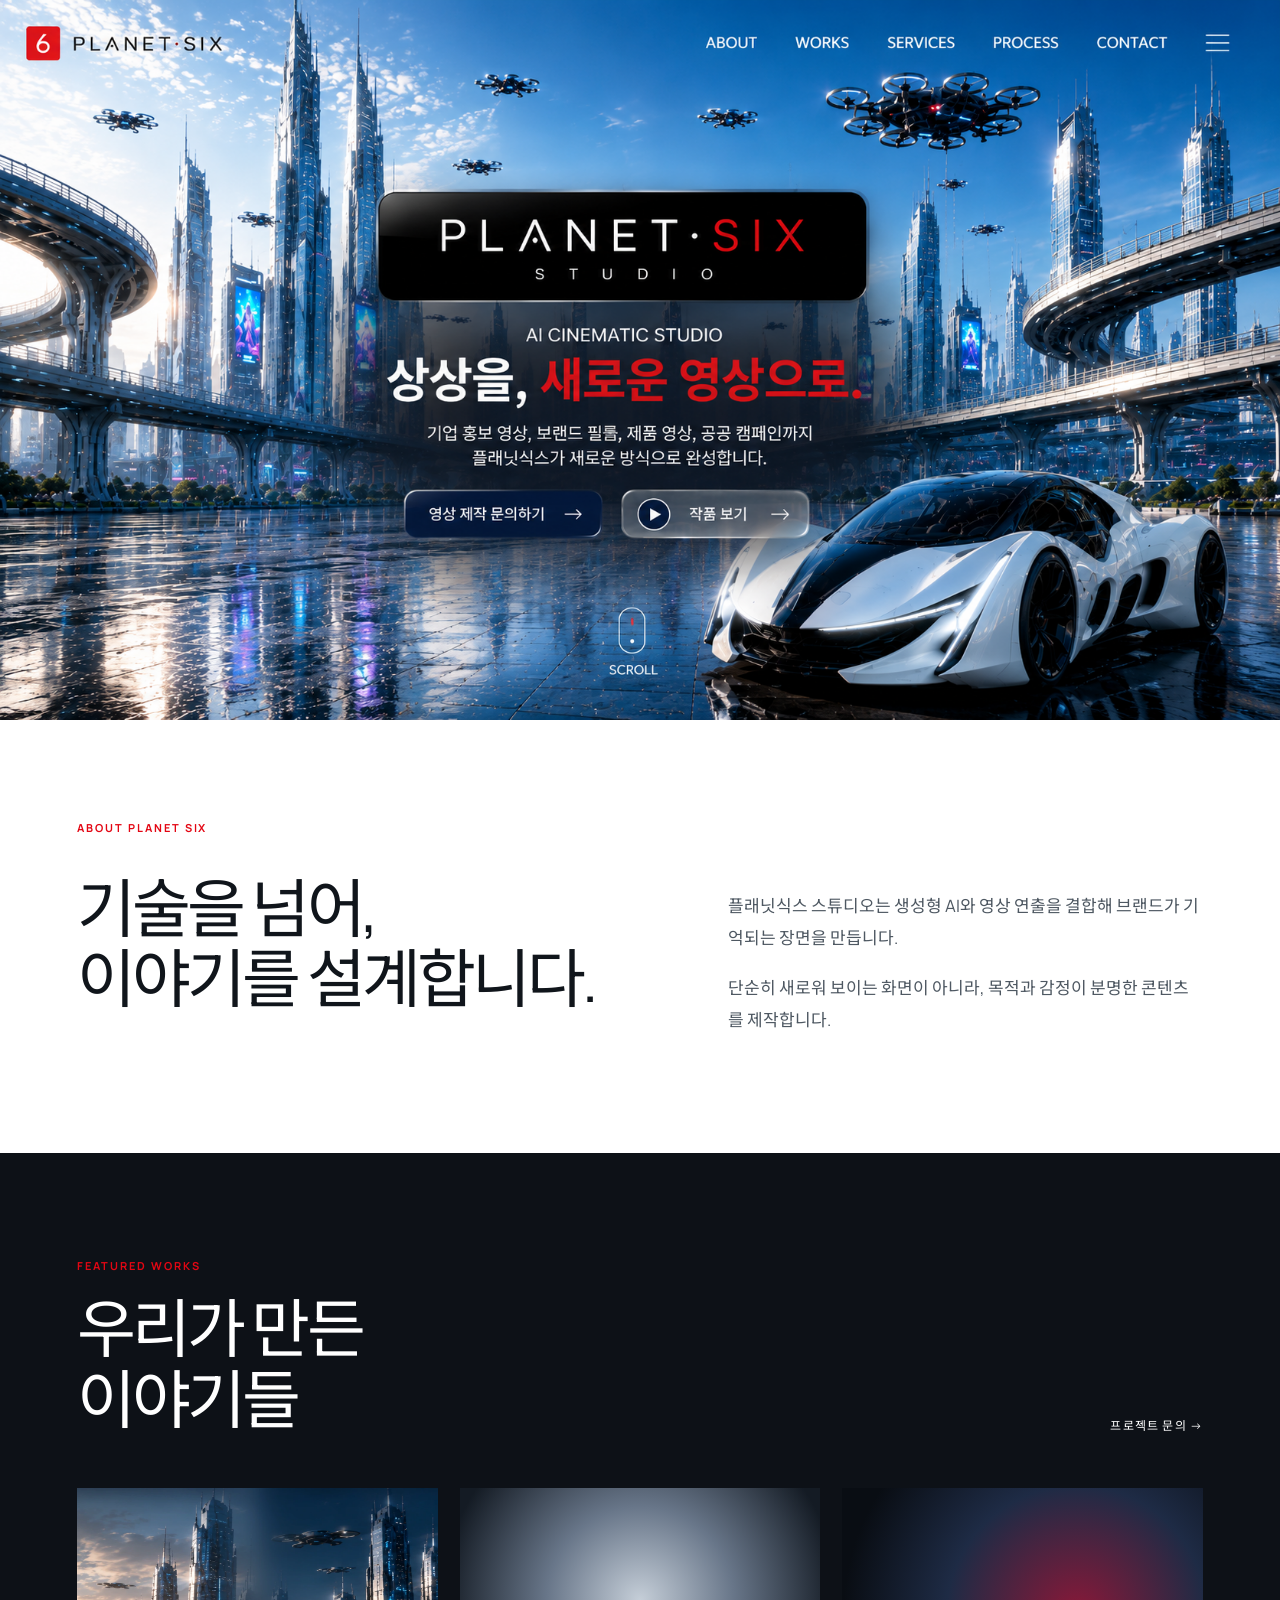
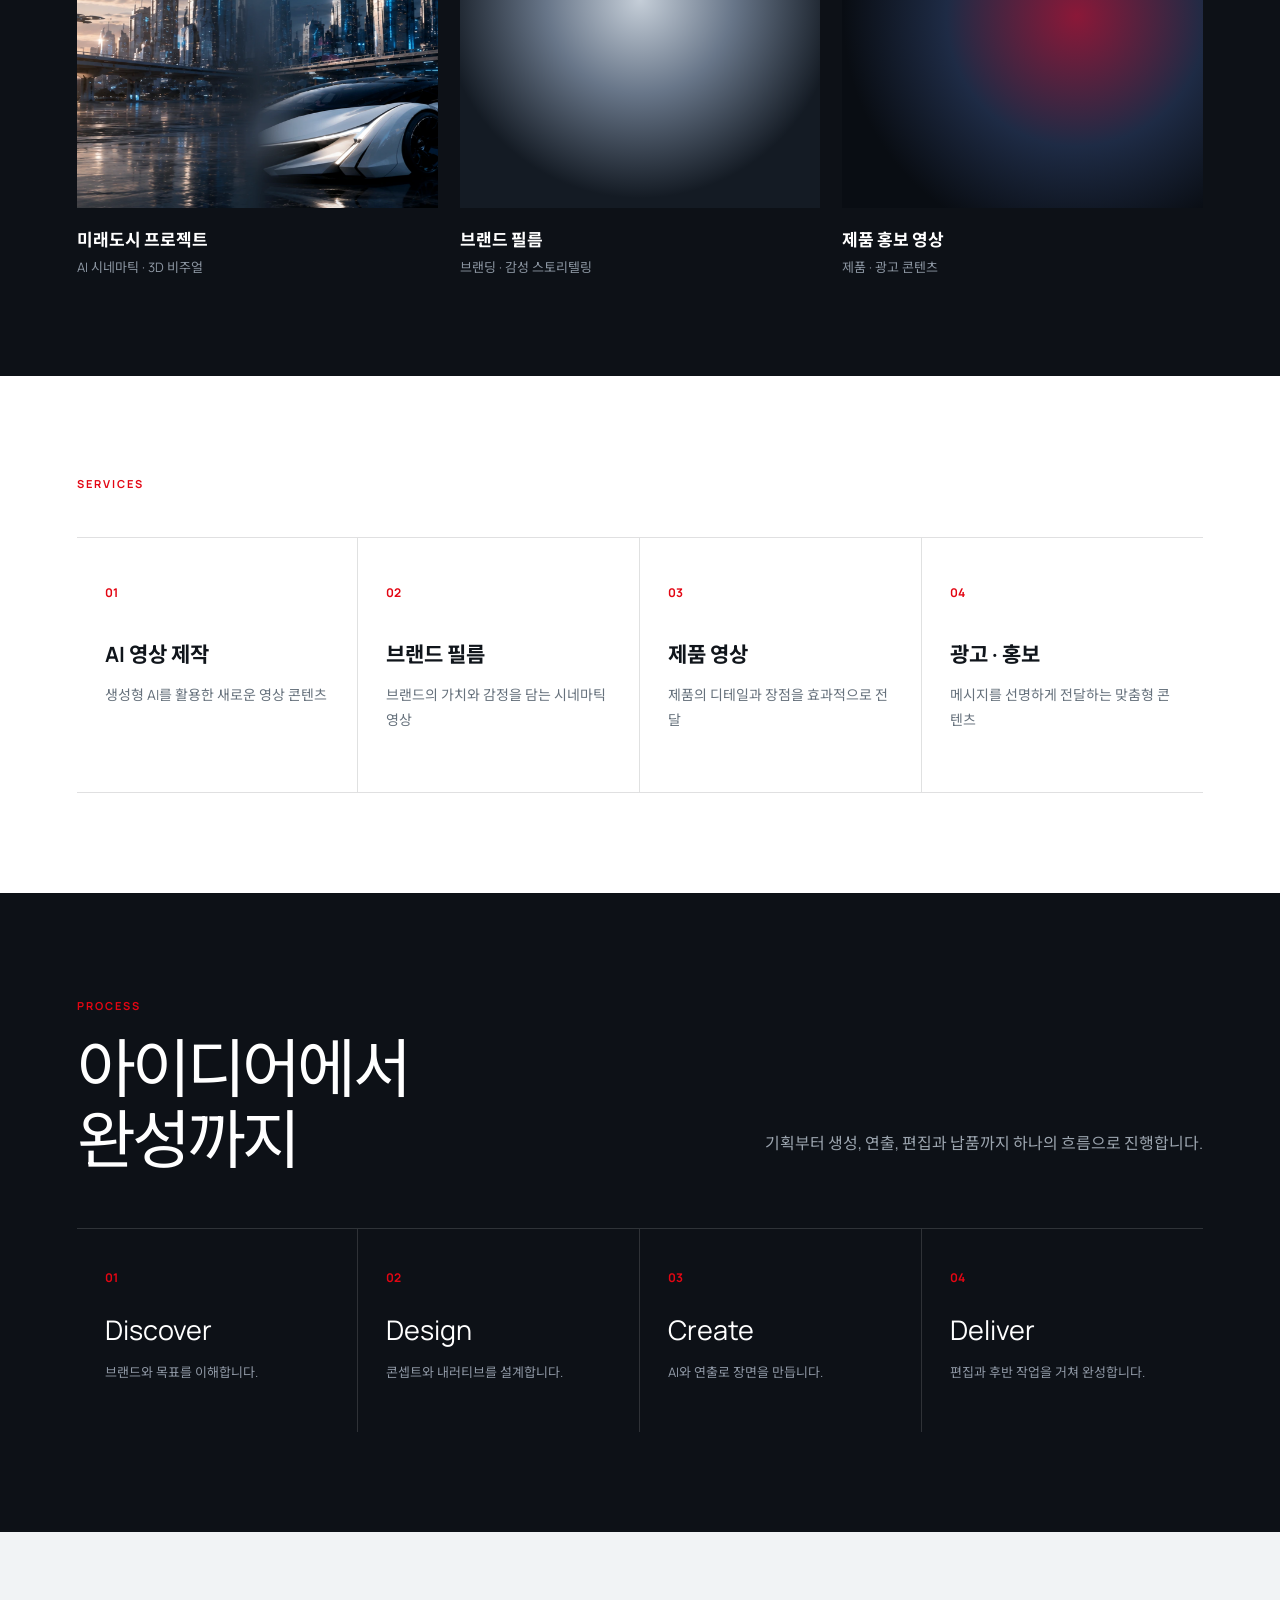
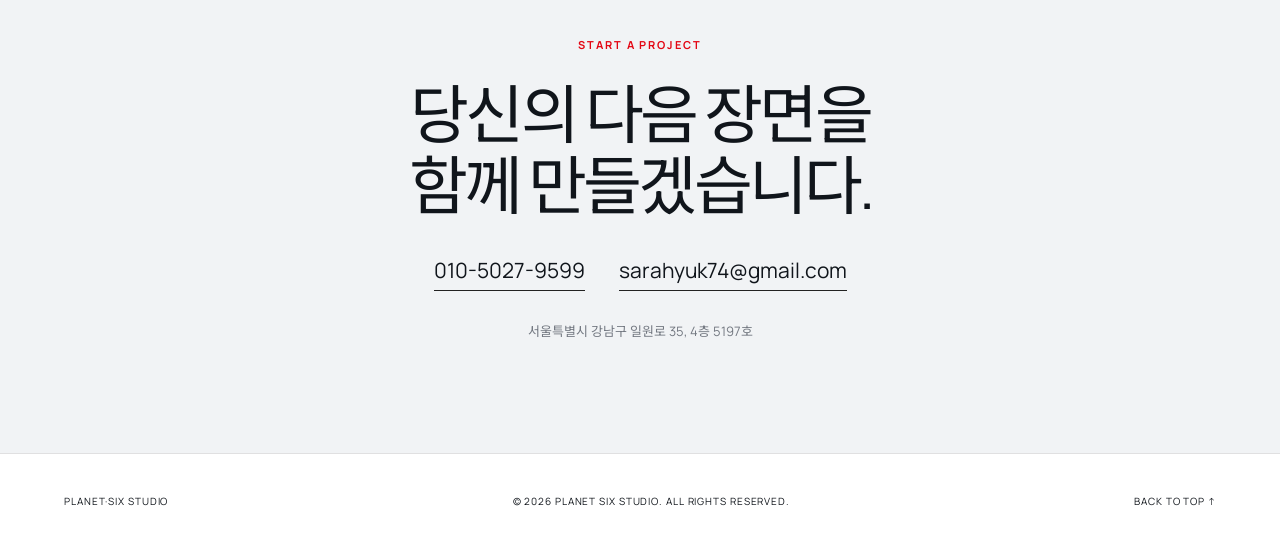
<file: PLANET_SIX_FIXED_CLICKABLE_V7/index.html>
<!doctype html>
<html lang="ko">
<head>
  <meta charset="utf-8">
  <meta name="viewport" content="width=device-width, initial-scale=1">
  <meta name="description" content="PLANET SIX STUDIO — AI 영상 제작 스튜디오">
  <title>PLANET SIX STUDIO</title>
  <link rel="preconnect" href="https://fonts.googleapis.com">
  <link rel="preconnect" href="https://fonts.gstatic.com" crossorigin>
  <link href="https://fonts.googleapis.com/css2?family=Manrope:wght@300;400;500;600;700&family=Noto+Sans+KR:wght@300;400;500;600&display=swap" rel="stylesheet">
  <style>
    :root{--red:#e30613;--ink:#10151b;--line:rgba(16,21,27,.13)}
    *{box-sizing:border-box}
    html{scroll-behavior:smooth}
    body{margin:0;background:#fff;color:var(--ink);font-family:"Manrope","Noto Sans KR",sans-serif;-webkit-font-smoothing:antialiased}
    a{color:inherit;text-decoration:none}
    .hero{position:relative;width:100%;aspect-ratio:16/9;min-height:560px;background:#0c2947;overflow:hidden}
    .hero-image{position:absolute;inset:0;width:100%;height:100%;object-fit:cover;object-position:center;display:block;z-index:1}
    .hit{position:absolute;z-index:50;display:block;cursor:pointer;border-radius:14px;background:rgba(255,255,255,0);pointer-events:auto;touch-action:manipulation}
    .hit:hover,.hit:focus-visible{outline:2px solid rgba(255,255,255,.75);outline-offset:2px;background:rgba(255,255,255,.04)}
    .hit-about{left:54.6%;top:3.6%;width:6.4%;height:4.6%}
    .hit-works-nav{left:62.2%;top:3.6%;width:6.7%;height:4.6%}
    .hit-services{left:69.4%;top:3.6%;width:8.0%;height:4.6%}
    .hit-process{left:77.8%;top:3.6%;width:7.3%;height:4.6%}
    .hit-contact-nav{left:85.2%;top:3.6%;width:7.6%;height:4.6%}
    .hit-contact{left:36.3%;top:59.0%;width:16.5%;height:8.0%}
    .hit-works{left:54.6%;top:59.0%;width:16.4%;height:8.0%}
    .hit-scroll{left:47.2%;top:76.4%;width:5.3%;height:11.0%;border-radius:30px}
    .section{padding:100px 6vw}
    .section-kicker,.section-head span,.contact-card>span{font-size:11px;font-weight:700;letter-spacing:.18em;color:var(--red)}
    .about-grid{display:grid;grid-template-columns:1.1fr 1fr;gap:10vw;margin-top:38px}
    .about h2,.section-head h2,.contact h2{font-size:clamp(38px,5vw,74px);line-height:1.1;letter-spacing:-.06em;font-weight:400;margin:0}
    .about-copy{font-size:17px;line-height:1.9;color:#4e5862}
    .dark{background:#0d1117;color:#fff}
    .section-head{display:flex;align-items:end;justify-content:space-between;gap:40px;margin-bottom:54px}
    .section-head h2{margin-top:18px}
    .section-head>a{font-size:12px;letter-spacing:.1em}
    .section-head>p{max-width:460px;color:#9ba4ae;line-height:1.8}
    .work-grid{display:grid;grid-template-columns:repeat(3,1fr);gap:22px}
    .work-image{height:320px;background-size:cover;background-position:center}
    .work-image.city{background-image:url("assets/hero-v15-city.webp")}
    .work-image.brandfilm{background:radial-gradient(circle at 50% 35%,#c5ced8,#687689 34%,#141b24 72%)}
    .work-image.product{background:radial-gradient(circle at 65% 40%,#8b1838,#1e2b45 43%,#090d13 77%)}
    .work-card h3{font-size:17px;margin:18px 0 6px}.work-card p{margin:0;color:#8c96a2;font-size:13px}
    .service-grid{display:grid;grid-template-columns:repeat(4,1fr);margin-top:46px;border-top:1px solid var(--line);border-bottom:1px solid var(--line)}
    .service{padding:42px 28px 46px;border-right:1px solid var(--line);min-height:240px}.service:last-child{border-right:0}.service b{color:var(--red);font-size:12px}.service h3{font-size:21px;margin:36px 0 14px}.service p{color:#66717c;font-size:14px;line-height:1.8}
    .process-list{list-style:none;margin:0;padding:0;display:grid;grid-template-columns:repeat(4,1fr);border-top:1px solid rgba(255,255,255,.14)}
    .process-list li{padding:36px 28px;border-right:1px solid rgba(255,255,255,.14)}.process-list li:last-child{border-right:0}.process-list b{color:var(--red);font-size:12px}.process-list h3{font-size:27px;font-weight:400;margin:24px 0 10px}.process-list p{color:#8f98a5;font-size:13px;line-height:1.7}
    .contact{background:#f1f3f5;text-align:center}.contact-card{max-width:1050px;margin:auto}.contact h2{margin:25px 0 36px}.contact-links{display:flex;justify-content:center;gap:34px;flex-wrap:wrap;font-size:21px}.contact-links a{border-bottom:1px solid #222;padding-bottom:6px}.contact-card p{font-size:13px;color:#747982;margin-top:30px}
    footer{padding:30px 5vw;display:flex;align-items:center;justify-content:space-between;gap:24px;border-top:1px solid var(--line);font-size:10px;letter-spacing:.09em}
    @media(max-width:900px){.hero{min-height:500px}.about-grid,.work-grid,.service-grid,.process-list{grid-template-columns:1fr}.service,.process-list li{border-right:0;border-bottom:1px solid var(--line)}.section-head{align-items:flex-start;flex-direction:column}}
    @media(max-width:620px){.hero{aspect-ratio:9/13;min-height:720px}.hero-image{object-fit:cover;object-position:center top}.hit-about,.hit-works-nav,.hit-services,.hit-process,.hit-contact-nav{display:none}.hit-contact{left:17%;top:62%;width:31%;height:8%}.hit-works{left:50%;top:62%;width:31%;height:8%}.section{padding:78px 6vw}.contact-links{font-size:16px;gap:18px}footer{flex-direction:column;text-align:center}}
  </style>
</head>
<body>
  <main>
    <section class="hero" id="top" aria-label="PLANET SIX STUDIO 메인">
      <img class="hero-image" src="assets/hero-live-v5.png?v=20260727-7" alt="PLANET SIX STUDIO — 상상을, 새로운 영상으로. 기업 홍보 영상, 브랜드 필름, 제품 영상, 공공 캠페인">
      <a class="hit hit-about" href="#about" aria-label="ABOUT"></a>
      <a class="hit hit-works-nav" href="#works" aria-label="WORKS"></a>
      <a class="hit hit-services" href="#services" aria-label="SERVICES"></a>
      <a class="hit hit-process" href="#process" aria-label="PROCESS"></a>
      <a class="hit hit-contact-nav" href="#contact" aria-label="CONTACT"></a>
      <a class="hit hit-contact" href="#contact" aria-label="영상 제작 문의하기"></a>
      <a class="hit hit-works" href="#works" aria-label="작품 보기"></a>
      <a class="hit hit-scroll" href="#about" aria-label="아래로 이동"></a>
    </section>

    <section class="section about" id="about"><div class="section-kicker">ABOUT PLANET SIX</div><div class="about-grid"><h2>기술을 넘어,<br>이야기를 설계합니다.</h2><div class="about-copy"><p>플래닛식스 스튜디오는 생성형 AI와 영상 연출을 결합해 브랜드가 기억되는 장면을 만듭니다.</p><p>단순히 새로워 보이는 화면이 아니라, 목적과 감정이 분명한 콘텐츠를 제작합니다.</p></div></div></section>
    <section class="section dark" id="works"><div class="section-head"><div><span>FEATURED WORKS</span><h2>우리가 만든<br>이야기들</h2></div><a href="#contact">프로젝트 문의 →</a></div><div class="work-grid"><article class="work-card"><div class="work-image city"></div><h3>미래도시 프로젝트</h3><p>AI 시네마틱 · 3D 비주얼</p></article><article class="work-card"><div class="work-image brandfilm"></div><h3>브랜드 필름</h3><p>브랜딩 · 감성 스토리텔링</p></article><article class="work-card"><div class="work-image product"></div><h3>제품 홍보 영상</h3><p>제품 · 광고 콘텐츠</p></article></div></section>
    <section class="section" id="services"><div class="section-kicker">SERVICES</div><div class="service-grid"><article class="service"><b>01</b><h3>AI 영상 제작</h3><p>생성형 AI를 활용한 새로운 영상 콘텐츠</p></article><article class="service"><b>02</b><h3>브랜드 필름</h3><p>브랜드의 가치와 감정을 담는 시네마틱 영상</p></article><article class="service"><b>03</b><h3>제품 영상</h3><p>제품의 디테일과 장점을 효과적으로 전달</p></article><article class="service"><b>04</b><h3>광고 · 홍보</h3><p>메시지를 선명하게 전달하는 맞춤형 콘텐츠</p></article></div></section>
    <section class="section dark" id="process"><div class="section-head"><div><span>PROCESS</span><h2>아이디어에서<br>완성까지</h2></div><p>기획부터 생성, 연출, 편집과 납품까지 하나의 흐름으로 진행합니다.</p></div><ol class="process-list"><li><b>01</b><h3>Discover</h3><p>브랜드와 목표를 이해합니다.</p></li><li><b>02</b><h3>Design</h3><p>콘셉트와 내러티브를 설계합니다.</p></li><li><b>03</b><h3>Create</h3><p>AI와 연출로 장면을 만듭니다.</p></li><li><b>04</b><h3>Deliver</h3><p>편집과 후반 작업을 거쳐 완성합니다.</p></li></ol></section>
    <section class="section contact" id="contact"><div class="contact-card"><span>START A PROJECT</span><h2>당신의 다음 장면을<br>함께 만들겠습니다.</h2><div class="contact-links"><a href="tel:01050279599">010-5027-9599</a><a href="mailto:sarahyuk74@gmail.com">sarahyuk74@gmail.com</a></div><p>서울특별시 강남구 일원로 35, 4층 5197호</p></div></section>
  </main>
  <footer><span>PLANET·SIX STUDIO</span><p>© 2026 PLANET SIX STUDIO. ALL RIGHTS RESERVED.</p><a href="#top">BACK TO TOP ↑</a></footer>
  <script>
    document.querySelectorAll('a[href^="#"]').forEach(function(link){
      link.addEventListener('click',function(e){
        var id=this.getAttribute('href');
        var target=document.querySelector(id);
        if(target){e.preventDefault();target.scrollIntoView({behavior:'smooth',block:'start'});history.replaceState(null,'',id);}
      });
    });
  </script>
</body>
</html>
</file>
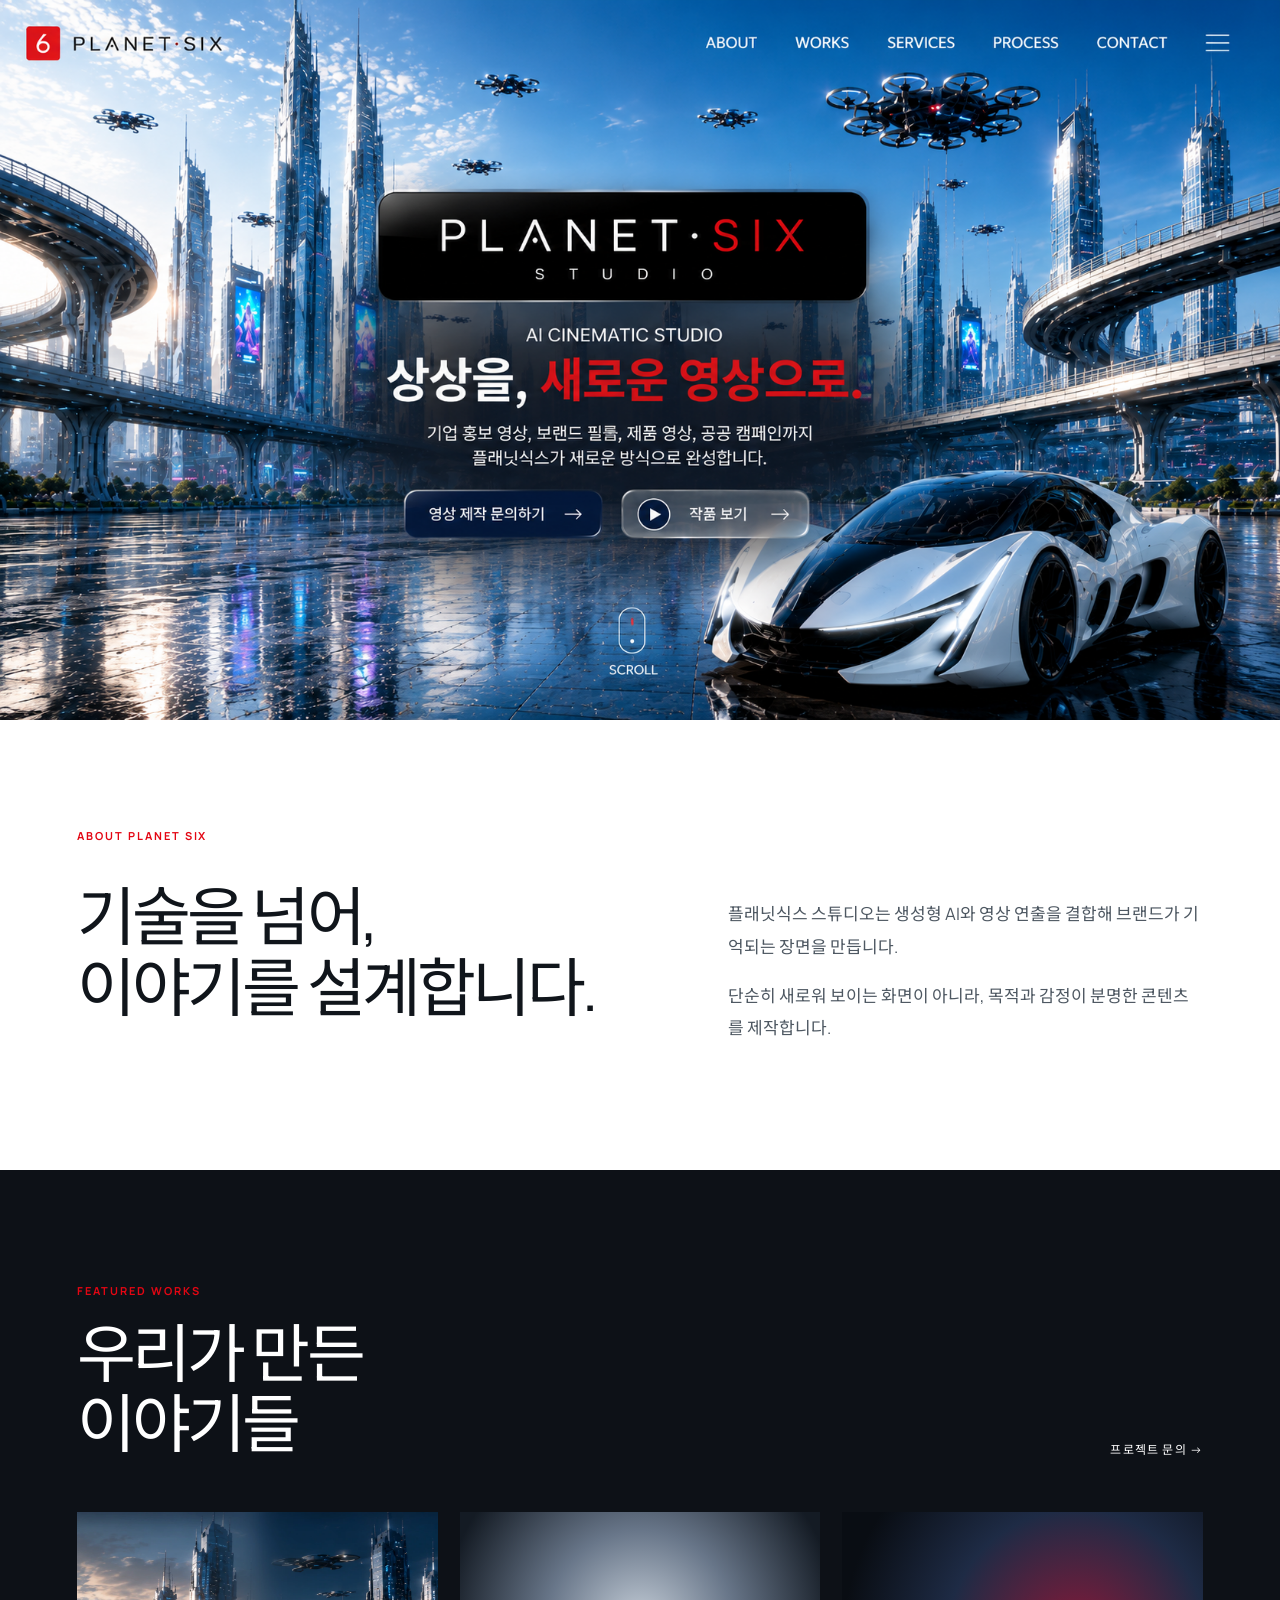
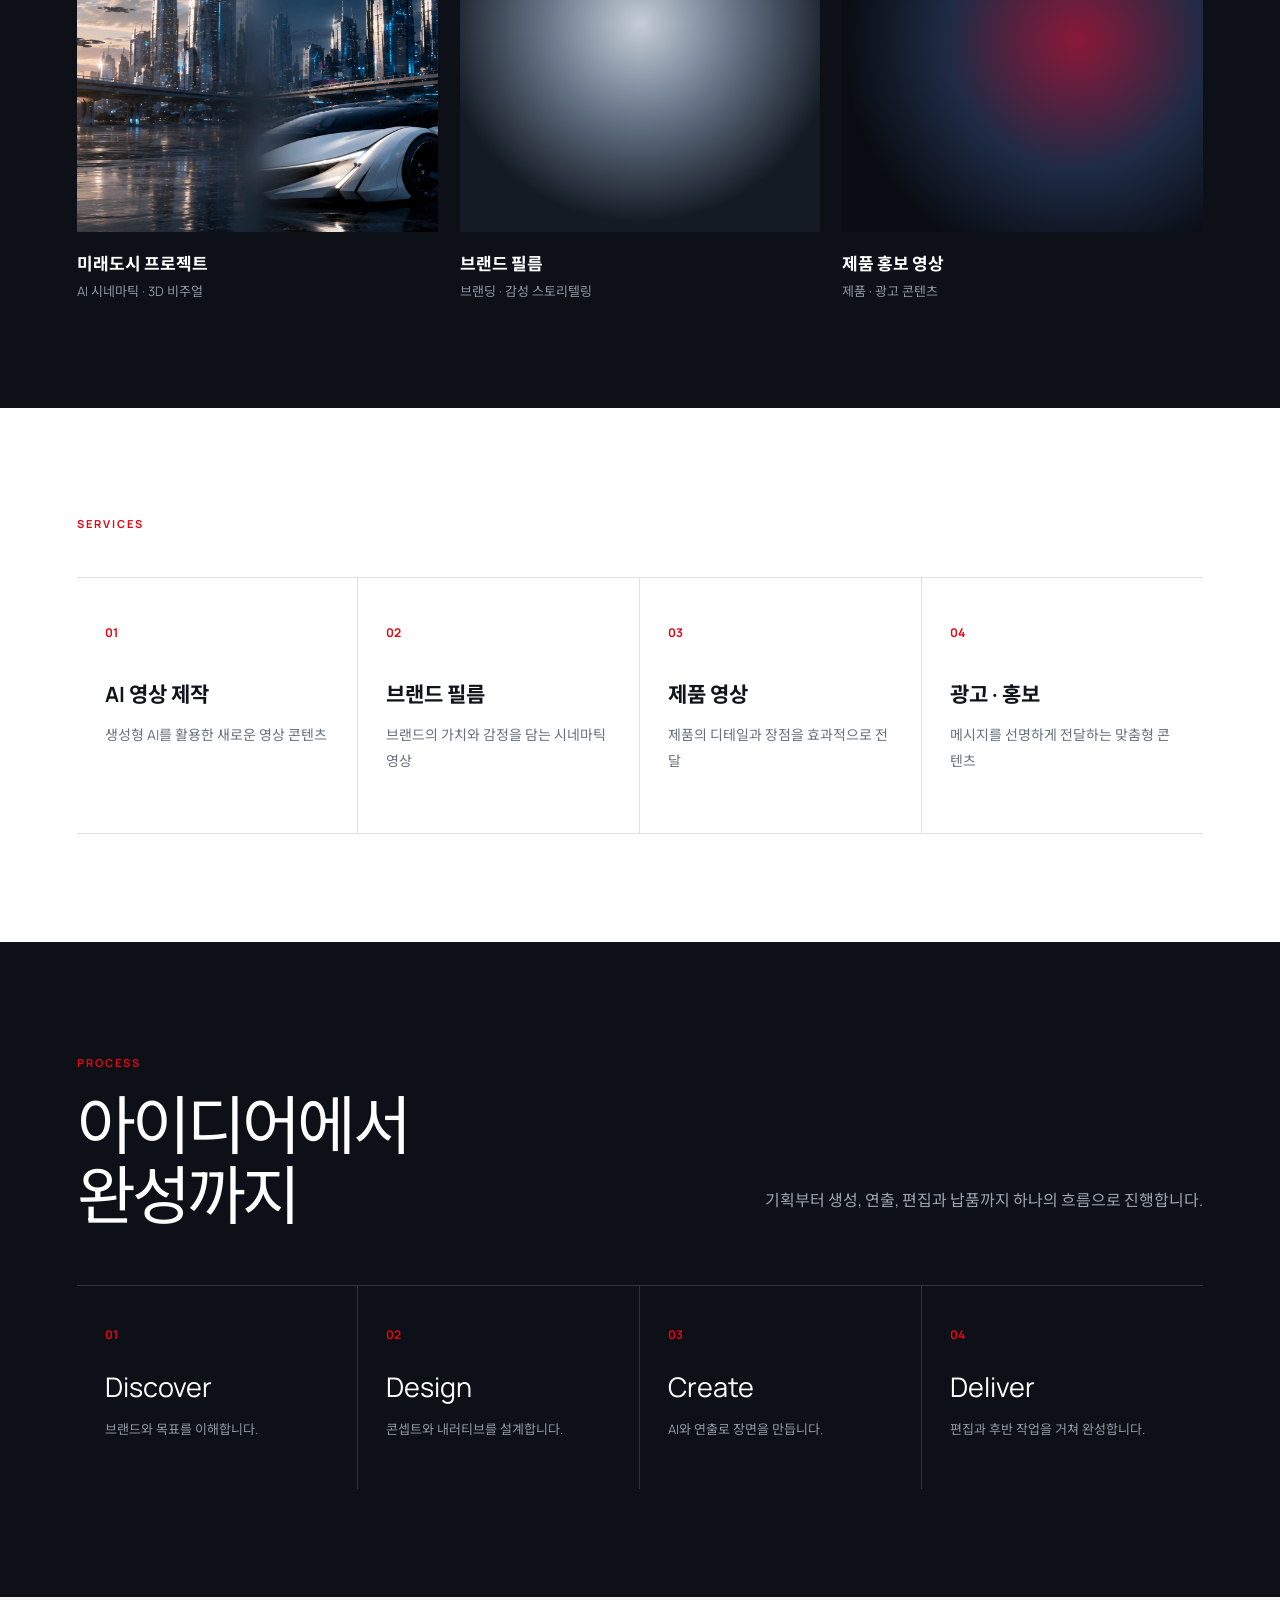
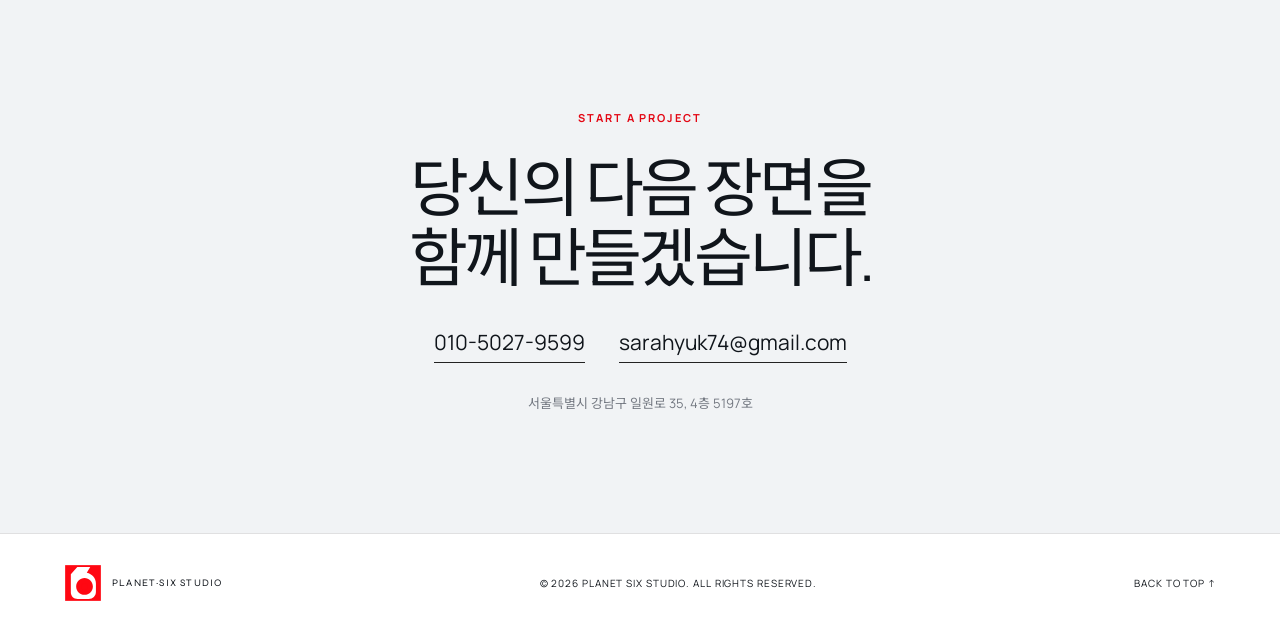
<file: PLANET_SIX_FIXED_WORK/index.html>
<!doctype html>
<html lang="ko">
<head>
  <meta charset="utf-8">
  <meta name="viewport" content="width=device-width, initial-scale=1">
  <meta name="description" content="PLANET SIX STUDIO — AI 영상 제작 스튜디오">
  <title>PLANET SIX STUDIO</title>
  <link rel="preconnect" href="https://fonts.googleapis.com">
  <link rel="preconnect" href="https://fonts.gstatic.com" crossorigin>
  <link href="https://fonts.googleapis.com/css2?family=Manrope:wght@300;400;500;600;700&family=Noto+Sans+KR:wght@300;400;500;600&family=Outfit:wght@300;400;500;600&family=Syne:wght@400;500;600&display=swap" rel="stylesheet">
  <link rel="stylesheet" href="styles.css?v=20260727-4">
</head>
<body class="final-approved">
  <header class="site-header" id="top">
    <a class="brand" href="#top" aria-label="PLANET SIX STUDIO 홈">
      <img src="assets/planet-six-symbol-v16.svg" alt="">
      <span><strong>PLANET·SIX</strong><small>STUDIO</small></span>
    </a>
    <button class="menu-button" type="button" aria-label="메뉴 열기" aria-expanded="false"><span></span><span></span></button>
    <nav class="nav" aria-label="주요 메뉴">
      <a href="#about">ABOUT</a>
      <a href="#works">WORKS</a>
      <a href="#services">SERVICES</a>
      <a href="#process">PROCESS</a>
      <a href="#contact">CONTACT</a>
    </nav>
  </header>

  <main>
    <section class="hero final-hero" aria-label="PLANET SIX STUDIO 메인">
      <div class="final-hero-image" aria-hidden="true"></div>
      <div class="final-hotspots">
        <a class="hotspot nav-about" href="#about" aria-label="ABOUT"></a>
        <a class="hotspot nav-works" href="#works" aria-label="WORKS"></a>
        <a class="hotspot nav-services" href="#services" aria-label="SERVICES"></a>
        <a class="hotspot nav-process" href="#process" aria-label="PROCESS"></a>
        <a class="hotspot nav-contact" href="#contact" aria-label="CONTACT"></a>
        <a class="hotspot inquiry" href="#contact" aria-label="영상 제작 문의하기"></a>
        <a class="hotspot works" href="#works" aria-label="작품 보기"></a>
        <a class="hotspot scroll" href="#about" aria-label="아래로 이동"></a>
      </div>
    </section>

    <section class="section about" id="about">
      <div class="section-kicker reveal">ABOUT PLANET SIX</div>
      <div class="about-grid">
        <h2 class="reveal">기술을 넘어,<br>이야기를 설계합니다.</h2>
        <div class="about-copy reveal">
          <p>플래닛식스 스튜디오는 생성형 AI와 영상 연출을 결합해 브랜드가 기억되는 장면을 만듭니다.</p>
          <p>단순히 새로워 보이는 화면이 아니라, 목적과 감정이 분명한 콘텐츠를 제작합니다.</p>
        </div>
      </div>
    </section>

    <section class="section dark" id="works">
      <div class="section-head reveal">
        <div><span>FEATURED WORKS</span><h2>우리가 만든<br>이야기들</h2></div>
        <a href="#contact">프로젝트 문의 →</a>
      </div>
      <div class="work-grid">
        <article class="work-card reveal"><div class="work-image city"></div><h3>미래도시 프로젝트</h3><p>AI 시네마틱 · 3D 비주얼</p></article>
        <article class="work-card reveal"><div class="work-image brandfilm"></div><h3>브랜드 필름</h3><p>브랜딩 · 감성 스토리텔링</p></article>
        <article class="work-card reveal"><div class="work-image product"></div><h3>제품 홍보 영상</h3><p>제품 · 광고 콘텐츠</p></article>
      </div>
    </section>

    <section class="section" id="services">
      <div class="section-kicker reveal">SERVICES</div>
      <div class="service-grid">
        <article class="service reveal"><b>01</b><h3>AI 영상 제작</h3><p>생성형 AI를 활용한 새로운 영상 콘텐츠</p></article>
        <article class="service reveal"><b>02</b><h3>브랜드 필름</h3><p>브랜드의 가치와 감정을 담는 시네마틱 영상</p></article>
        <article class="service reveal"><b>03</b><h3>제품 영상</h3><p>제품의 디테일과 장점을 효과적으로 전달</p></article>
        <article class="service reveal"><b>04</b><h3>광고 · 홍보</h3><p>메시지를 선명하게 전달하는 맞춤형 콘텐츠</p></article>
      </div>
    </section>

    <section class="section dark" id="process">
      <div class="section-head reveal">
        <div><span>PROCESS</span><h2>아이디어에서<br>완성까지</h2></div>
        <p>기획부터 생성, 연출, 편집과 납품까지 하나의 흐름으로 진행합니다.</p>
      </div>
      <ol class="process-list">
        <li class="reveal"><b>01</b><h3>Discover</h3><p>브랜드와 목표를 이해합니다.</p></li>
        <li class="reveal"><b>02</b><h3>Design</h3><p>콘셉트와 내러티브를 설계합니다.</p></li>
        <li class="reveal"><b>03</b><h3>Create</h3><p>AI와 연출로 장면을 만듭니다.</p></li>
        <li class="reveal"><b>04</b><h3>Deliver</h3><p>편집과 후반 작업을 거쳐 완성합니다.</p></li>
      </ol>
    </section>

    <section class="section contact" id="contact">
      <div class="contact-card reveal">
        <span>START A PROJECT</span>
        <h2>당신의 다음 장면을<br>함께 만들겠습니다.</h2>
        <div class="contact-links">
          <a href="tel:01050279599">010-5027-9599</a>
          <a href="mailto:sarahyuk74@gmail.com">sarahyuk74@gmail.com</a>
        </div>
        <p>서울특별시 강남구 일원로 35, 4층 5197호</p>
      </div>
    </section>
  </main>

  <footer>
    <div class="footer-brand"><img src="assets/planet-six-symbol-v16.svg" alt=""><span>PLANET·SIX STUDIO</span></div>
    <p>© 2026 PLANET SIX STUDIO. ALL RIGHTS RESERVED.</p>
    <a href="#top">BACK TO TOP ↑</a>
  </footer>

  <script src="script.js?v=20260727-4"></script>
</body>
</html>
</file>
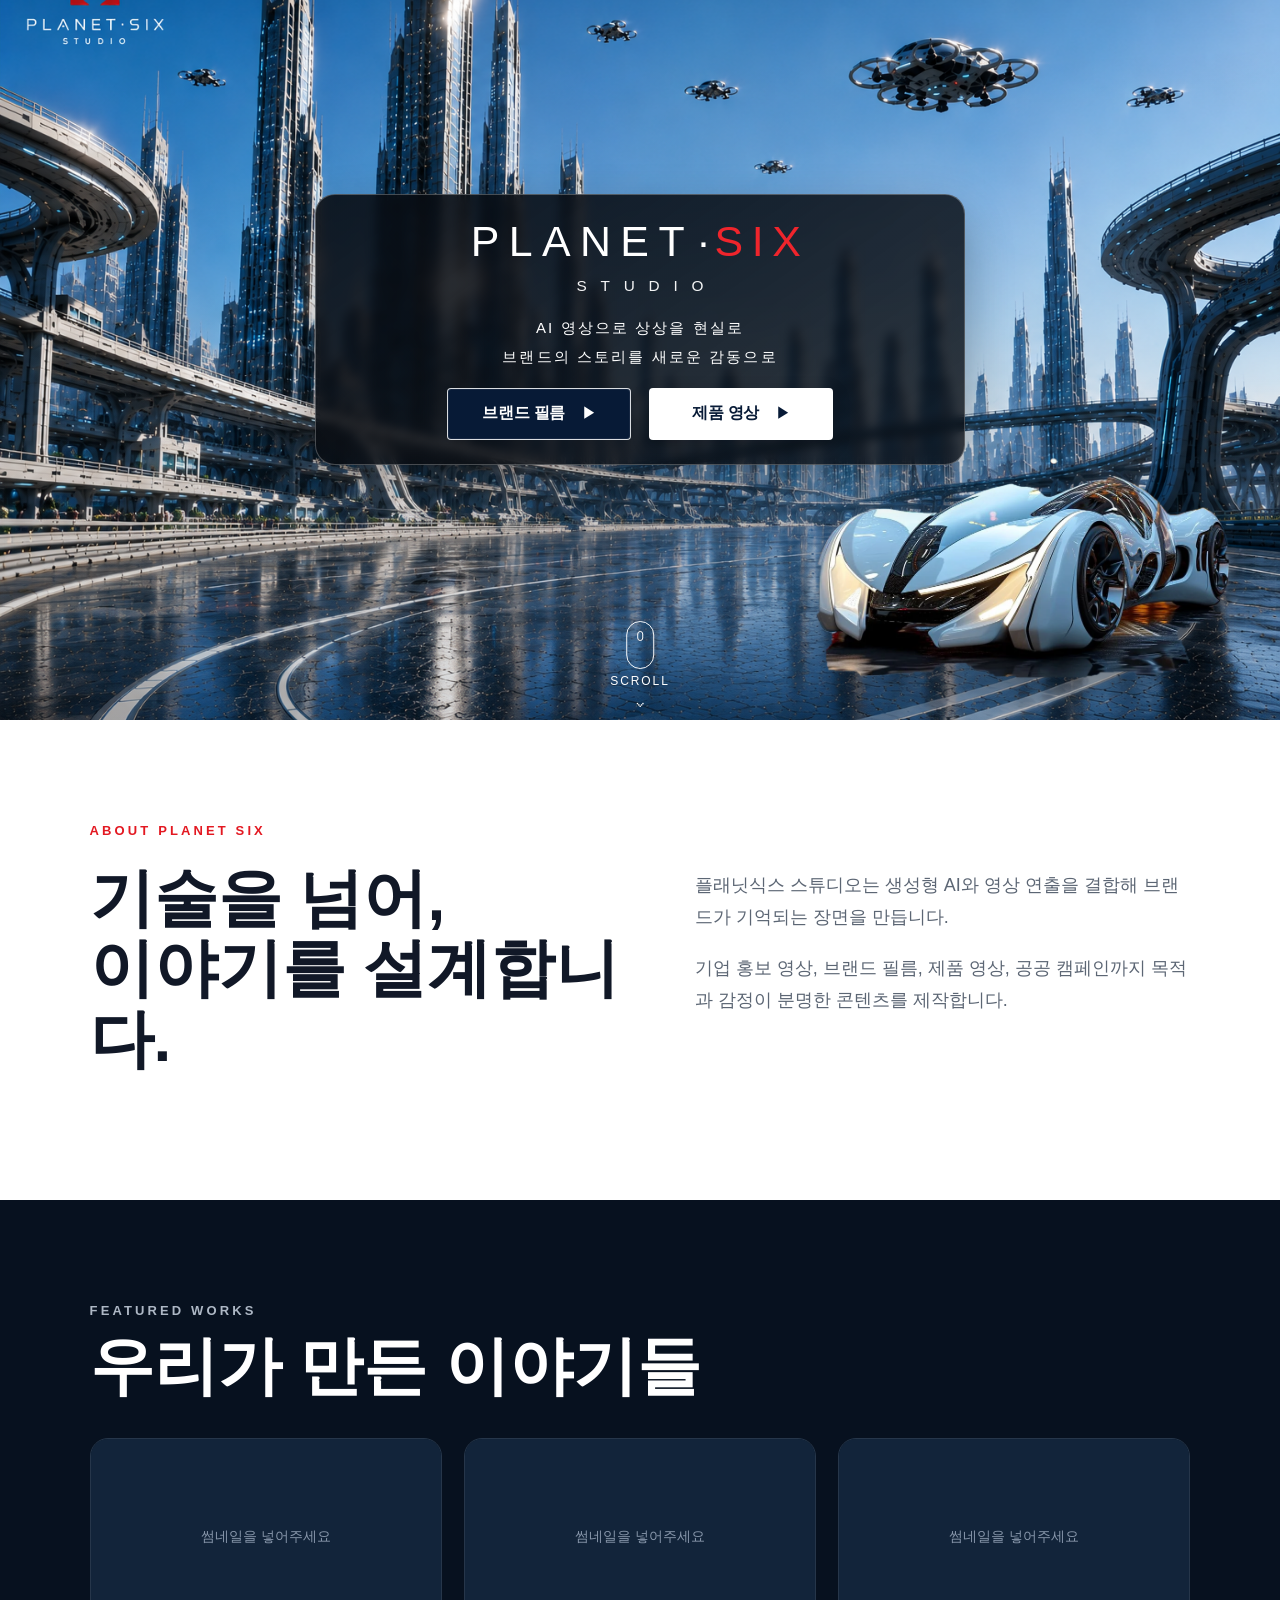
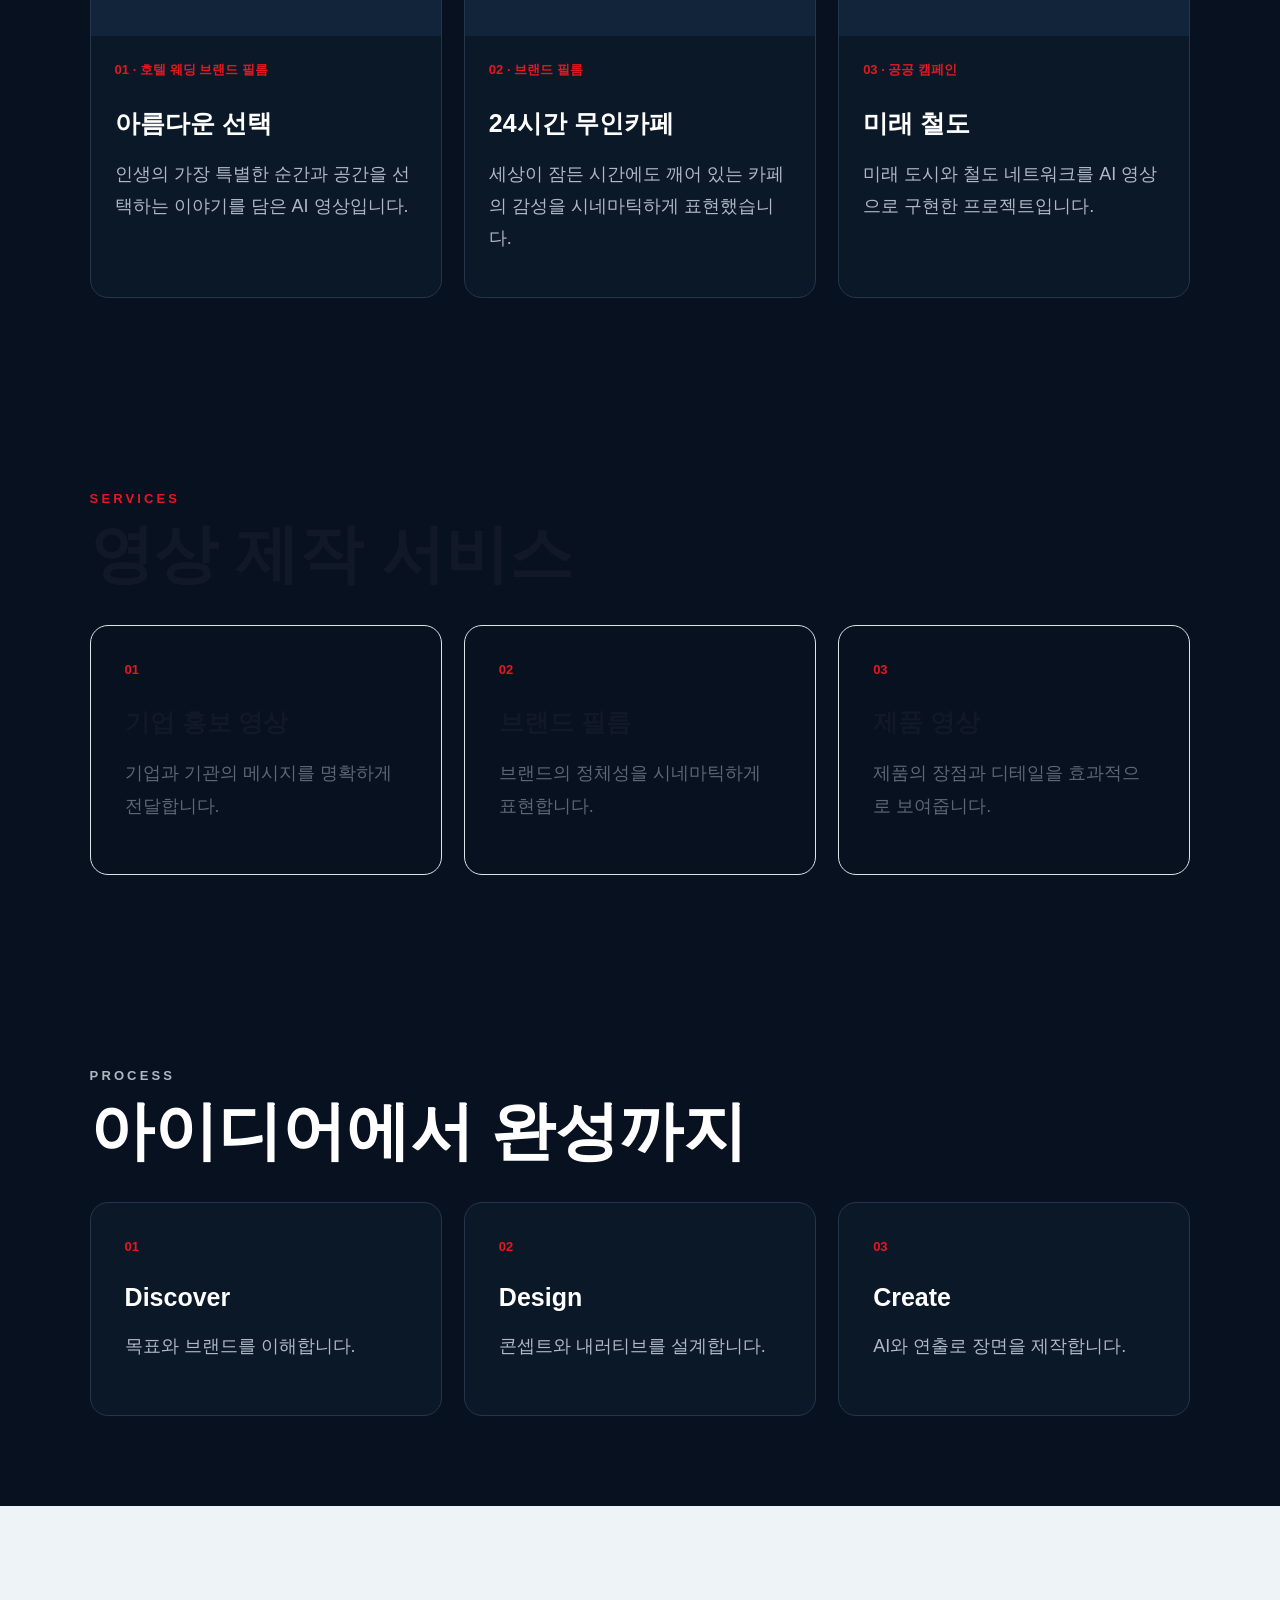
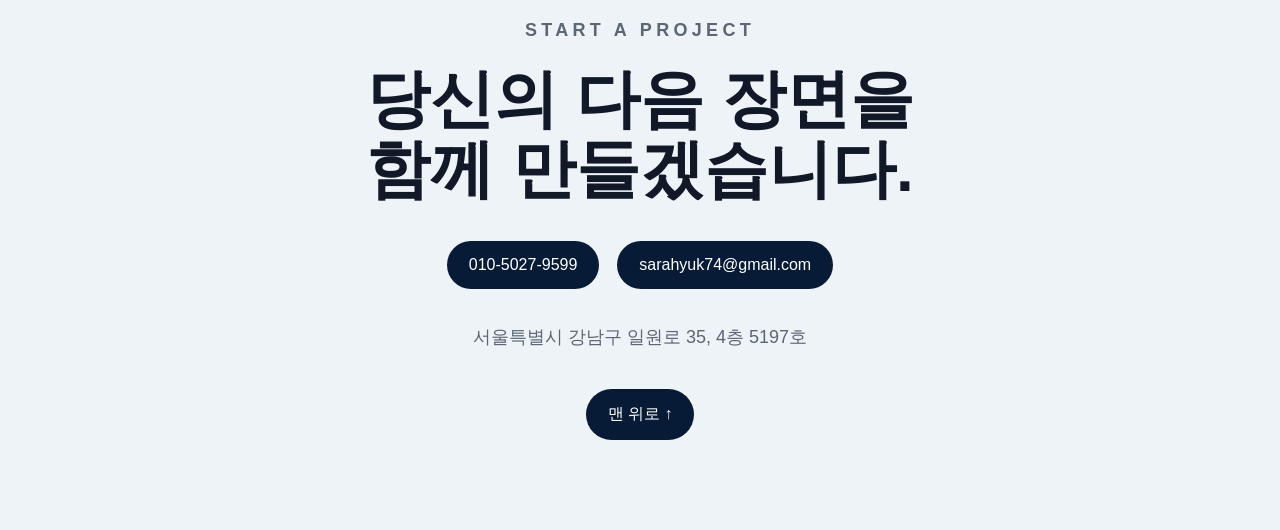
<file: planetsix-city-car-final/index.html>
<!doctype html>
<html lang="ko">
<head>
  <meta charset="utf-8">
  <meta name="viewport" content="width=device-width,initial-scale=1">
  <title>PLANET SIX STUDIO</title>
  <link rel="stylesheet" href="styles.css">
</head>
<body>
  <main>
    <section class="hero" id="top" aria-label="PLANET SIX STUDIO 메인 화면">
      <img class="hero-bg" src="assets/hero-city-no-car.png" alt="자동차가 없는 미래도시 배경">
      <div class="hero-shade" aria-hidden="true"></div>

      <div class="hero-panel">
        <div class="wordmark" aria-label="PLANET SIX STUDIO">
          <div class="wordmark-main"><span>PLANET</span><b>·</b><em>SIX</em></div>
          <div class="wordmark-sub">STUDIO</div>
        </div>
        <p class="hero-copy">AI 영상으로 상상을 현실로</p>
        <p class="hero-copy hero-copy-sub">브랜드의 스토리를 새로운 감동으로</p>
        <div class="hero-actions">
          <a class="button button-dark" href="#works">브랜드 필름 <span>▶</span></a>
          <a class="button button-light" href="#works">제품 영상 <span>▶</span></a>
        </div>
      </div>

      <img class="hero-car" src="assets/hero-car-transparent.png" alt="미래형 콘셉트 자동차">

      <a class="scroll" href="#about" aria-label="아래로 이동">
        <span class="mouse"></span>
        <span>SCROLL</span>
        <b>⌄</b>
      </a>
    </section>

    <section class="section about-section" id="about">
      <p class="eyebrow">ABOUT PLANET SIX</p>
      <div class="two-col">
        <h2>기술을 넘어,<br>이야기를 설계합니다.</h2>
        <div>
          <p>플래닛식스 스튜디오는 생성형 AI와 영상 연출을 결합해 브랜드가 기억되는 장면을 만듭니다.</p>
          <p>기업 홍보 영상, 브랜드 필름, 제품 영상, 공공 캠페인까지 목적과 감정이 분명한 콘텐츠를 제작합니다.</p>
        </div>
      </div>
    </section>

    <section class="section dark" id="works">
      <p class="eyebrow">FEATURED WORKS</p>
      <h2>우리가 만든 이야기들</h2>
      <div class="works-grid" id="worksGrid"></div>
    </section>

    <section class="section" id="services">
      <p class="eyebrow">SERVICES</p>
      <h2>영상 제작 서비스</h2>
      <div class="cards">
        <article><span>01</span><h3>기업 홍보 영상</h3><p>기업과 기관의 메시지를 명확하게 전달합니다.</p></article>
        <article><span>02</span><h3>브랜드 필름</h3><p>브랜드의 정체성을 시네마틱하게 표현합니다.</p></article>
        <article><span>03</span><h3>제품 영상</h3><p>제품의 장점과 디테일을 효과적으로 보여줍니다.</p></article>
      </div>
    </section>

    <section class="section dark" id="process">
      <p class="eyebrow">PROCESS</p>
      <h2>아이디어에서 완성까지</h2>
      <div class="cards">
        <article><span>01</span><h3>Discover</h3><p>목표와 브랜드를 이해합니다.</p></article>
        <article><span>02</span><h3>Design</h3><p>콘셉트와 내러티브를 설계합니다.</p></article>
        <article><span>03</span><h3>Create</h3><p>AI와 연출로 장면을 제작합니다.</p></article>
      </div>
    </section>

    <section class="section contact" id="contact">
      <p class="eyebrow">START A PROJECT</p>
      <h2>당신의 다음 장면을<br>함께 만들겠습니다.</h2>
      <div class="contact-links">
        <a href="tel:01050279599">010-5027-9599</a>
        <a href="mailto:sarahyuk74@gmail.com">sarahyuk74@gmail.com</a>
      </div>
      <p>서울특별시 강남구 일원로 35, 4층 5197호</p>
      <a class="top-link" href="#top">맨 위로 ↑</a>
    </section>
  </main>
  <script src="works-data.js"></script>
  <script src="script.js"></script>
</body>
</html>
</file>
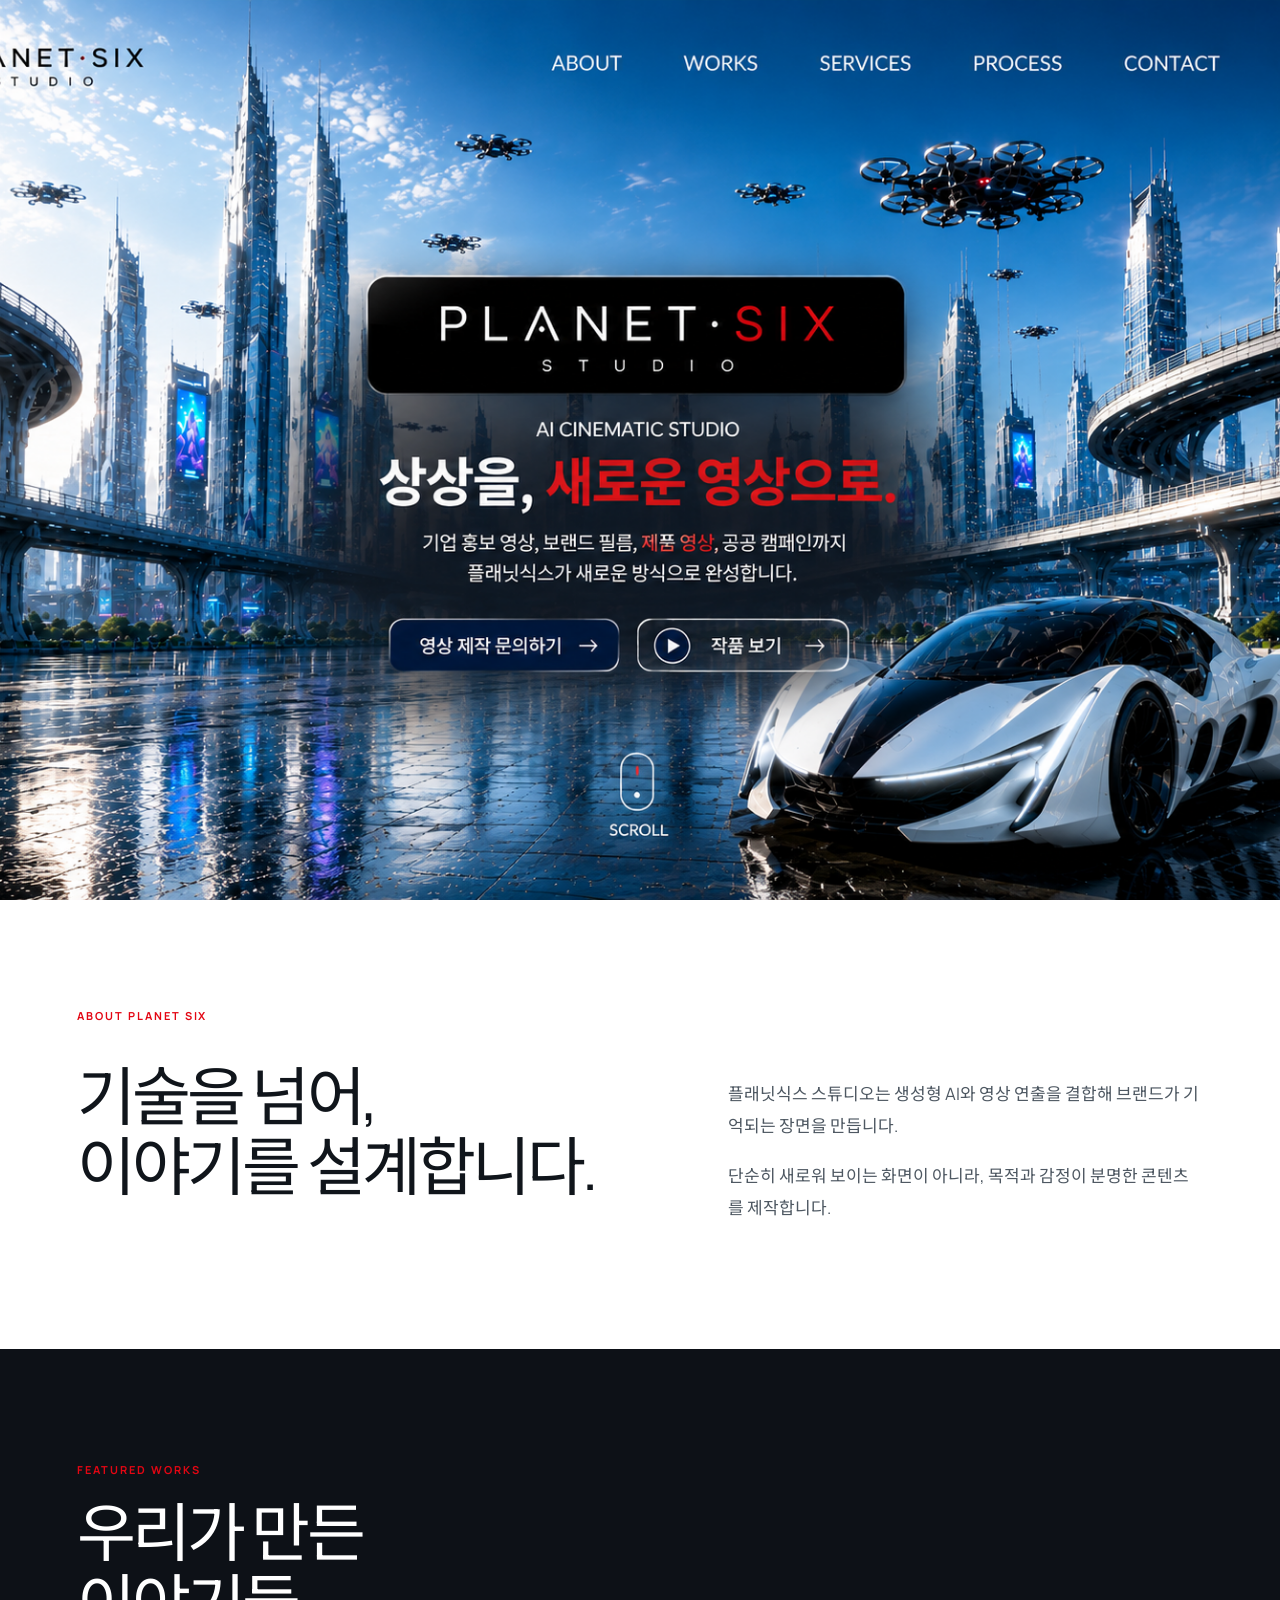
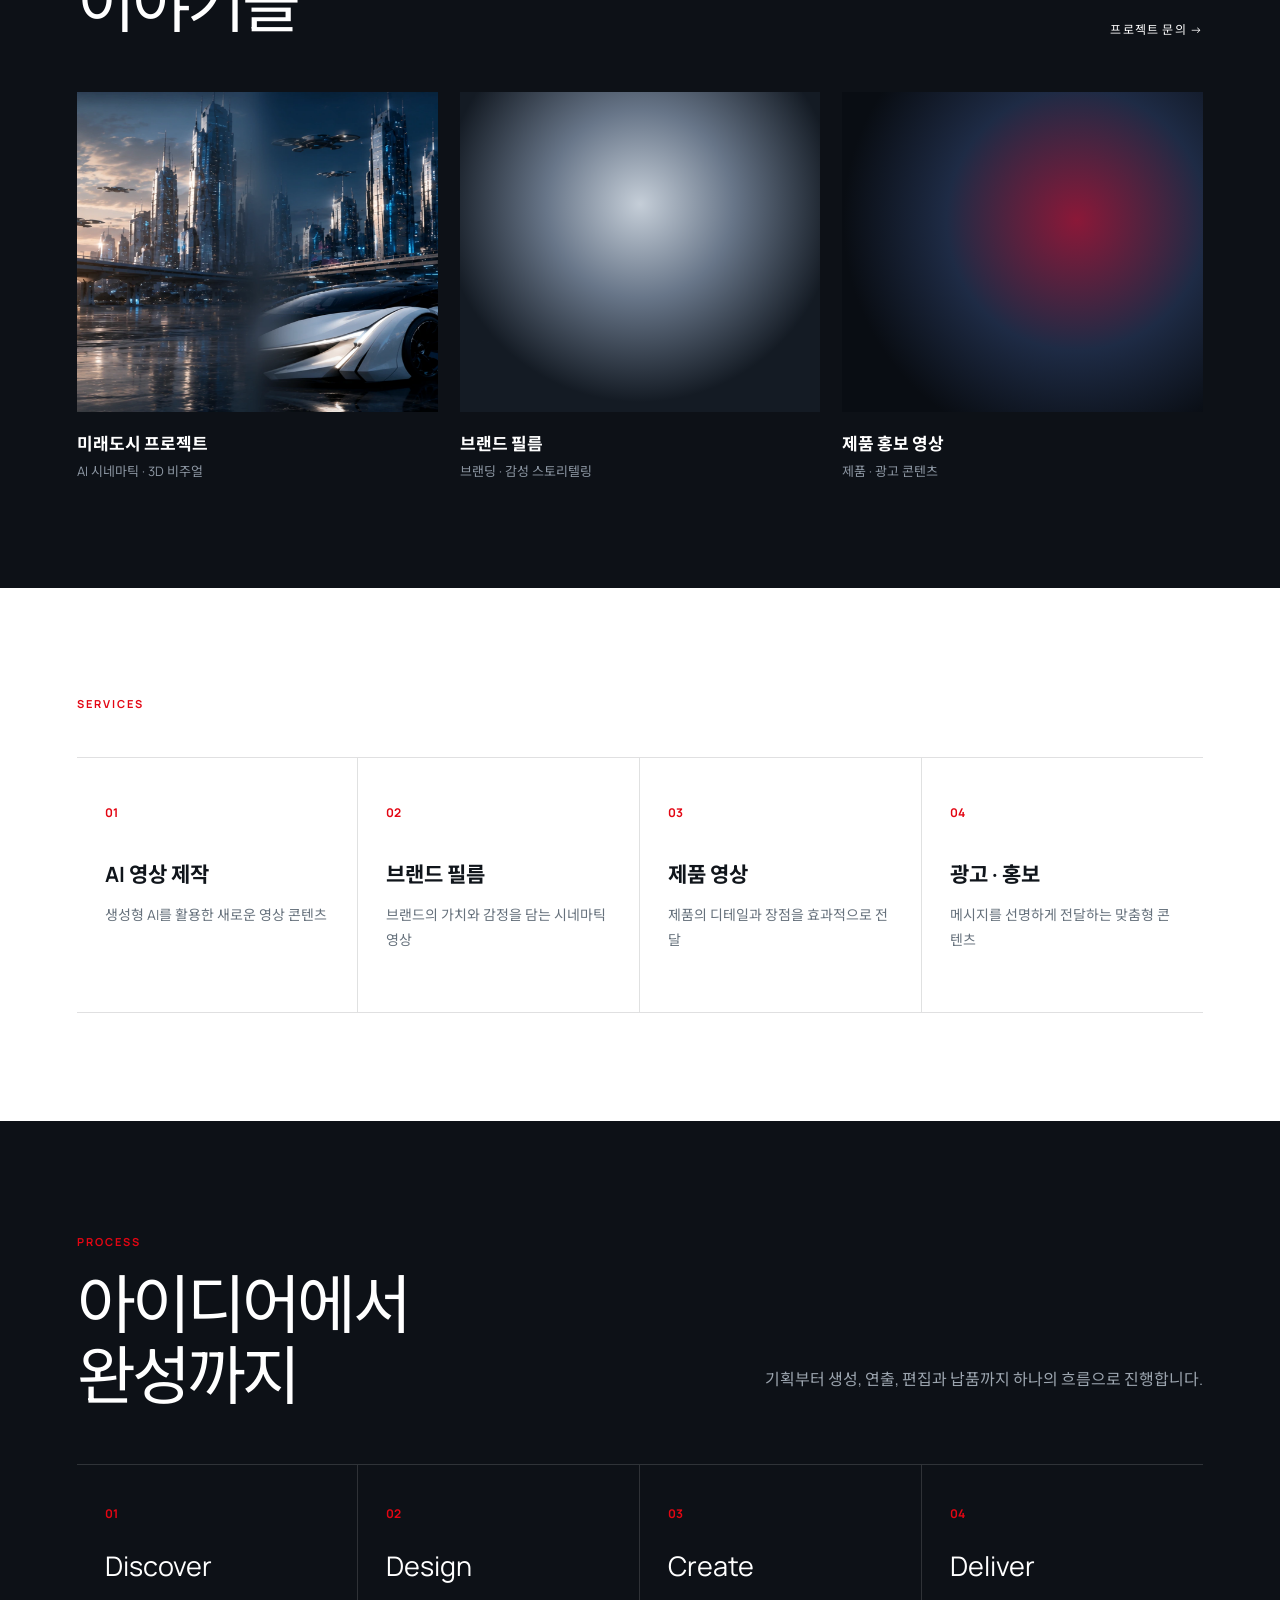
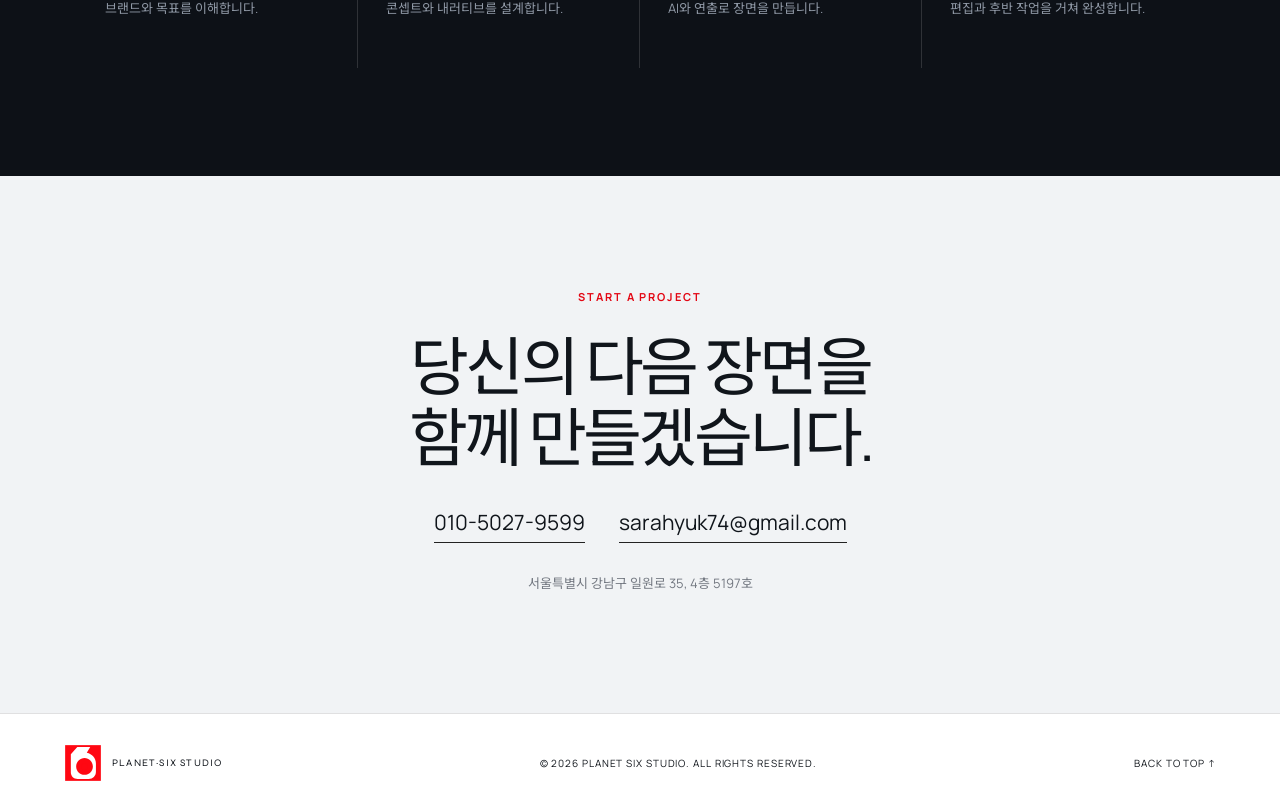
<file: planetsix-main/index.html>
<!doctype html>
<html lang="ko">
<head>
  <meta charset="utf-8">
  <meta name="viewport" content="width=device-width, initial-scale=1">
  <meta name="description" content="PLANET SIX STUDIO — AI 영상 제작 스튜디오">
  <title>PLANET SIX STUDIO</title>
  <link rel="preconnect" href="https://fonts.googleapis.com">
  <link rel="preconnect" href="https://fonts.gstatic.com" crossorigin>
  <link href="https://fonts.googleapis.com/css2?family=Manrope:wght@300;400;500;600;700&family=Noto+Sans+KR:wght@300;400;500;600&family=Outfit:wght@300;400;500;600&family=Syne:wght@400;500;600&display=swap" rel="stylesheet">
  <link rel="stylesheet" href="styles.css">
</head>
<body class="final-approved">
  <header class="site-header" id="top">
    <a class="brand" href="#top" aria-label="PLANET SIX STUDIO 홈">
      <img src="assets/planet-six-symbol-v16.svg" alt="">
      <span><strong>PLANET·SIX</strong><small>STUDIO</small></span>
    </a>
    <button class="menu-button" type="button" aria-label="메뉴 열기" aria-expanded="false"><span></span><span></span></button>
    <nav class="nav" aria-label="주요 메뉴">
      <a href="#about">ABOUT</a>
      <a href="#works">WORKS</a>
      <a href="#services">SERVICES</a>
      <a href="#process">PROCESS</a>
      <a href="#contact">CONTACT</a>
    </nav>
  </header>

  <main>
    <section class="hero final-hero" aria-label="PLANET SIX STUDIO 메인">
      <div class="final-hero-image" aria-hidden="true"></div>
      <div class="final-hotspots">
        <a class="hotspot nav-about" href="#about" aria-label="ABOUT"></a>
        <a class="hotspot nav-works" href="#works" aria-label="WORKS"></a>
        <a class="hotspot nav-services" href="#services" aria-label="SERVICES"></a>
        <a class="hotspot nav-process" href="#process" aria-label="PROCESS"></a>
        <a class="hotspot nav-contact" href="#contact" aria-label="CONTACT"></a>
        <a class="hotspot inquiry" href="#contact" aria-label="영상 제작 문의하기"></a>
        <a class="hotspot works" href="#works" aria-label="작품 보기"></a>
        <a class="hotspot scroll" href="#about" aria-label="아래로 이동"></a>
      </div>
    </section>

    <section class="section about" id="about">
      <div class="section-kicker reveal">ABOUT PLANET SIX</div>
      <div class="about-grid">
        <h2 class="reveal">기술을 넘어,<br>이야기를 설계합니다.</h2>
        <div class="about-copy reveal">
          <p>플래닛식스 스튜디오는 생성형 AI와 영상 연출을 결합해 브랜드가 기억되는 장면을 만듭니다.</p>
          <p>단순히 새로워 보이는 화면이 아니라, 목적과 감정이 분명한 콘텐츠를 제작합니다.</p>
        </div>
      </div>
    </section>

    <section class="section dark" id="works">
      <div class="section-head reveal">
        <div><span>FEATURED WORKS</span><h2>우리가 만든<br>이야기들</h2></div>
        <a href="#contact">프로젝트 문의 →</a>
      </div>
      <div class="work-grid">
        <article class="work-card reveal"><div class="work-image city"></div><h3>미래도시 프로젝트</h3><p>AI 시네마틱 · 3D 비주얼</p></article>
        <article class="work-card reveal"><div class="work-image brandfilm"></div><h3>브랜드 필름</h3><p>브랜딩 · 감성 스토리텔링</p></article>
        <article class="work-card reveal"><div class="work-image product"></div><h3>제품 홍보 영상</h3><p>제품 · 광고 콘텐츠</p></article>
      </div>
    </section>

    <section class="section" id="services">
      <div class="section-kicker reveal">SERVICES</div>
      <div class="service-grid">
        <article class="service reveal"><b>01</b><h3>AI 영상 제작</h3><p>생성형 AI를 활용한 새로운 영상 콘텐츠</p></article>
        <article class="service reveal"><b>02</b><h3>브랜드 필름</h3><p>브랜드의 가치와 감정을 담는 시네마틱 영상</p></article>
        <article class="service reveal"><b>03</b><h3>제품 영상</h3><p>제품의 디테일과 장점을 효과적으로 전달</p></article>
        <article class="service reveal"><b>04</b><h3>광고 · 홍보</h3><p>메시지를 선명하게 전달하는 맞춤형 콘텐츠</p></article>
      </div>
    </section>

    <section class="section dark" id="process">
      <div class="section-head reveal">
        <div><span>PROCESS</span><h2>아이디어에서<br>완성까지</h2></div>
        <p>기획부터 생성, 연출, 편집과 납품까지 하나의 흐름으로 진행합니다.</p>
      </div>
      <ol class="process-list">
        <li class="reveal"><b>01</b><h3>Discover</h3><p>브랜드와 목표를 이해합니다.</p></li>
        <li class="reveal"><b>02</b><h3>Design</h3><p>콘셉트와 내러티브를 설계합니다.</p></li>
        <li class="reveal"><b>03</b><h3>Create</h3><p>AI와 연출로 장면을 만듭니다.</p></li>
        <li class="reveal"><b>04</b><h3>Deliver</h3><p>편집과 후반 작업을 거쳐 완성합니다.</p></li>
      </ol>
    </section>

    <section class="section contact" id="contact">
      <div class="contact-card reveal">
        <span>START A PROJECT</span>
        <h2>당신의 다음 장면을<br>함께 만들겠습니다.</h2>
        <div class="contact-links">
          <a href="tel:01050279599">010-5027-9599</a>
          <a href="mailto:sarahyuk74@gmail.com">sarahyuk74@gmail.com</a>
        </div>
        <p>서울특별시 강남구 일원로 35, 4층 5197호</p>
      </div>
    </section>
  </main>

  <footer>
    <div class="footer-brand"><img src="assets/planet-six-symbol-v16.svg" alt=""><span>PLANET·SIX STUDIO</span></div>
    <p>© 2026 PLANET SIX STUDIO. ALL RIGHTS RESERVED.</p>
    <a href="#top">BACK TO TOP ↑</a>
  </footer>

  <script src="script.js"></script>
</body>
</html>
</file>
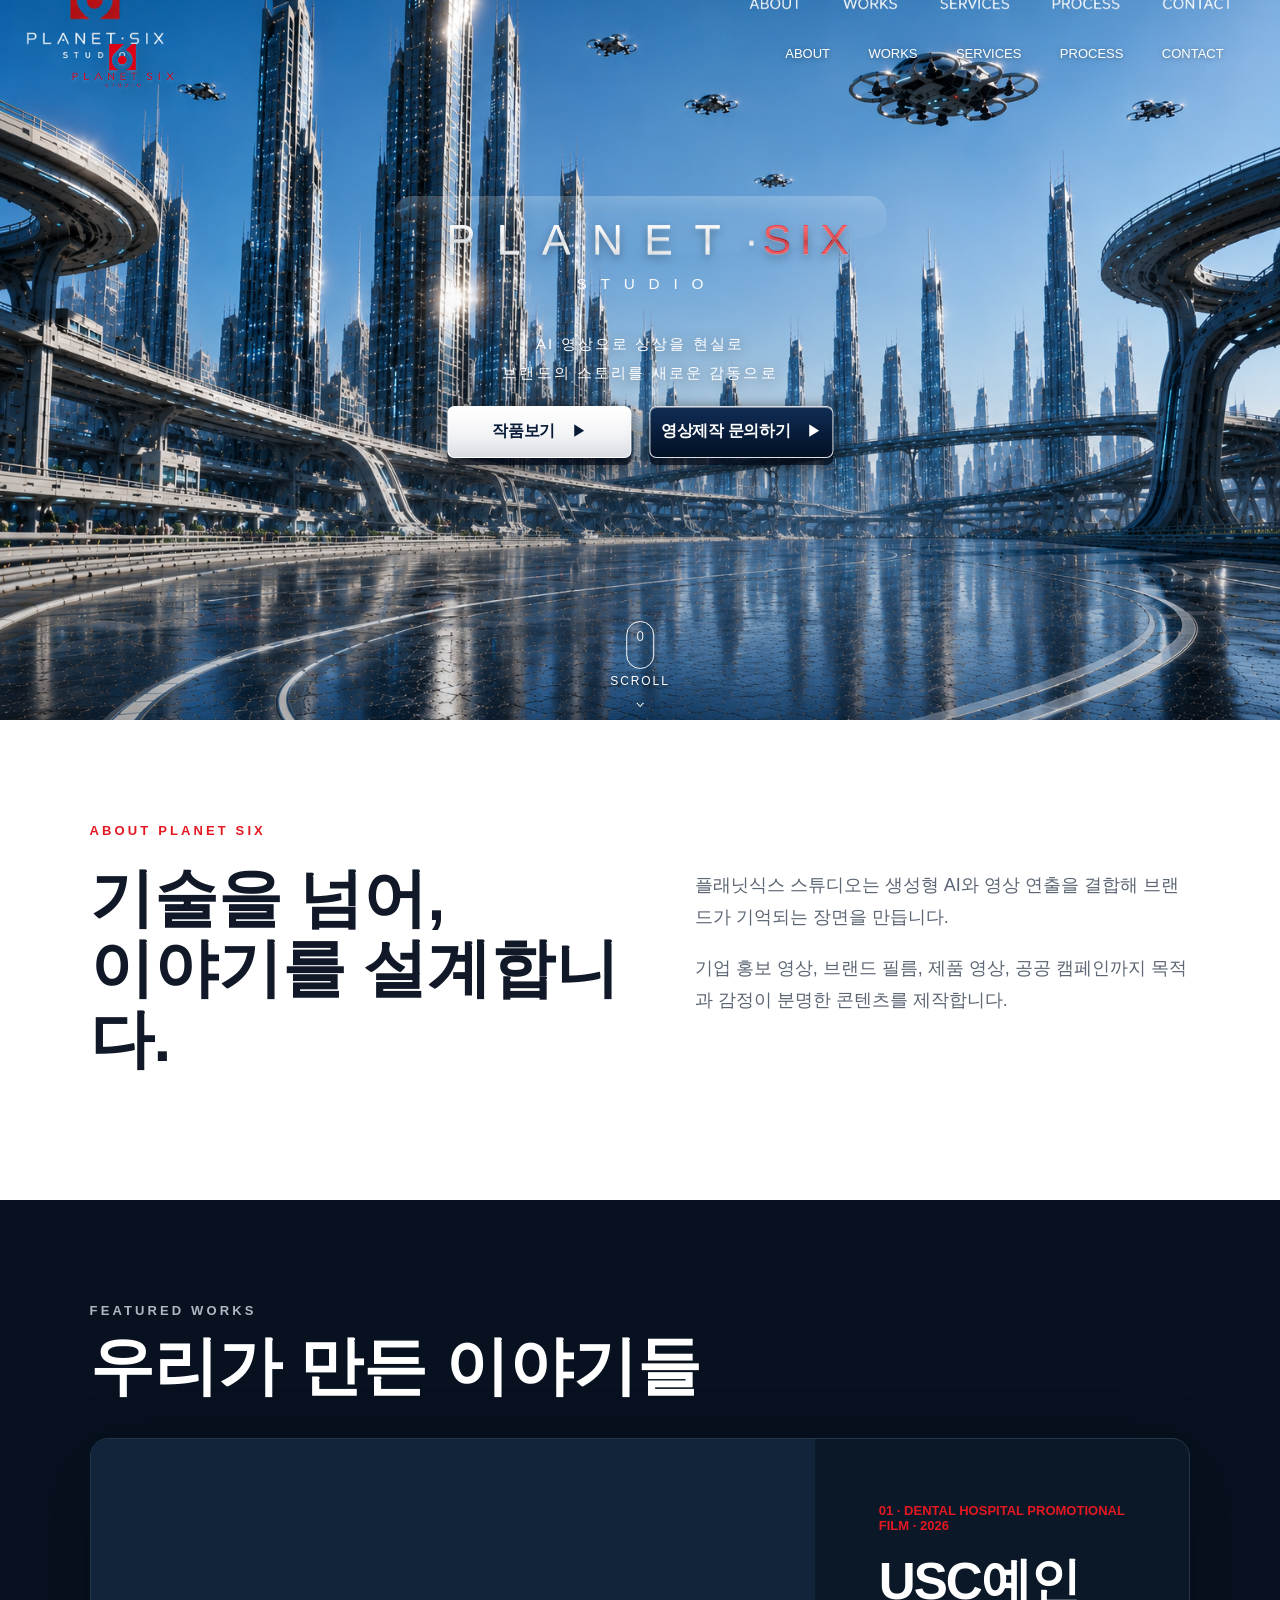
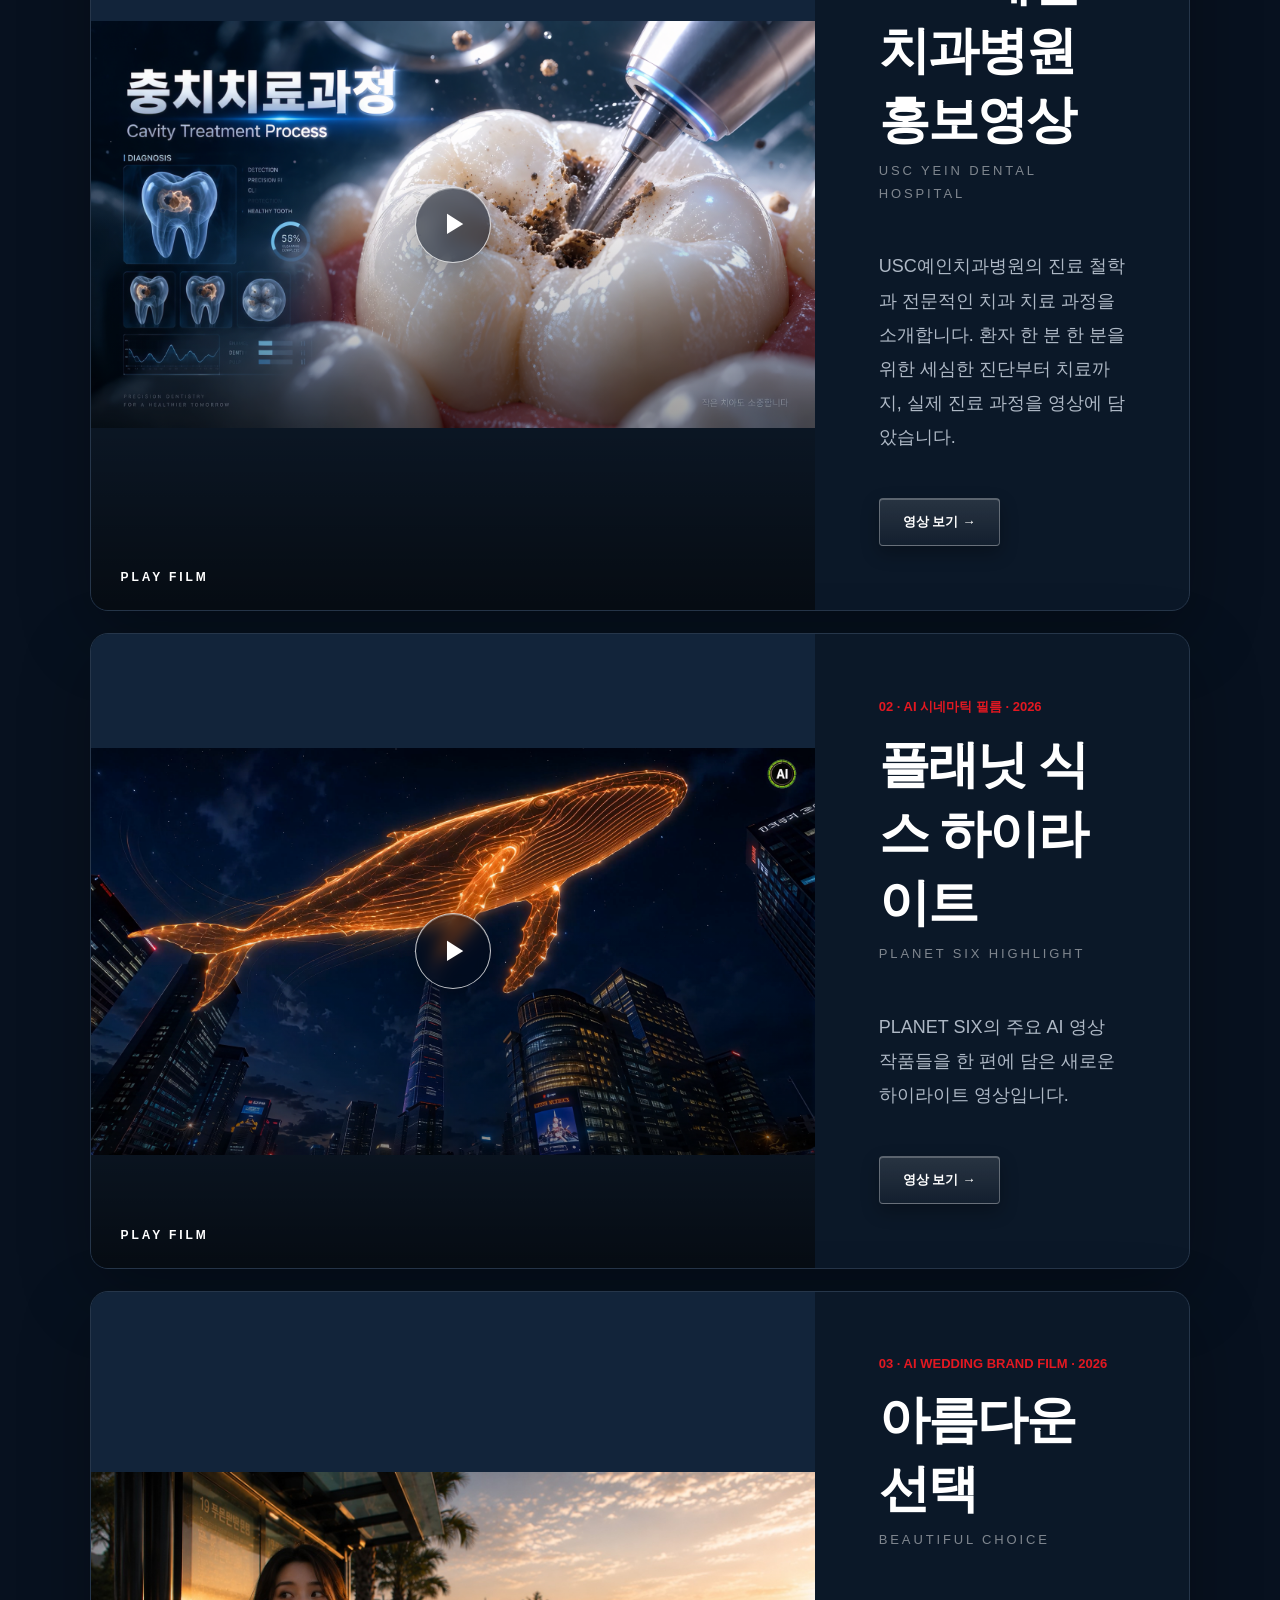
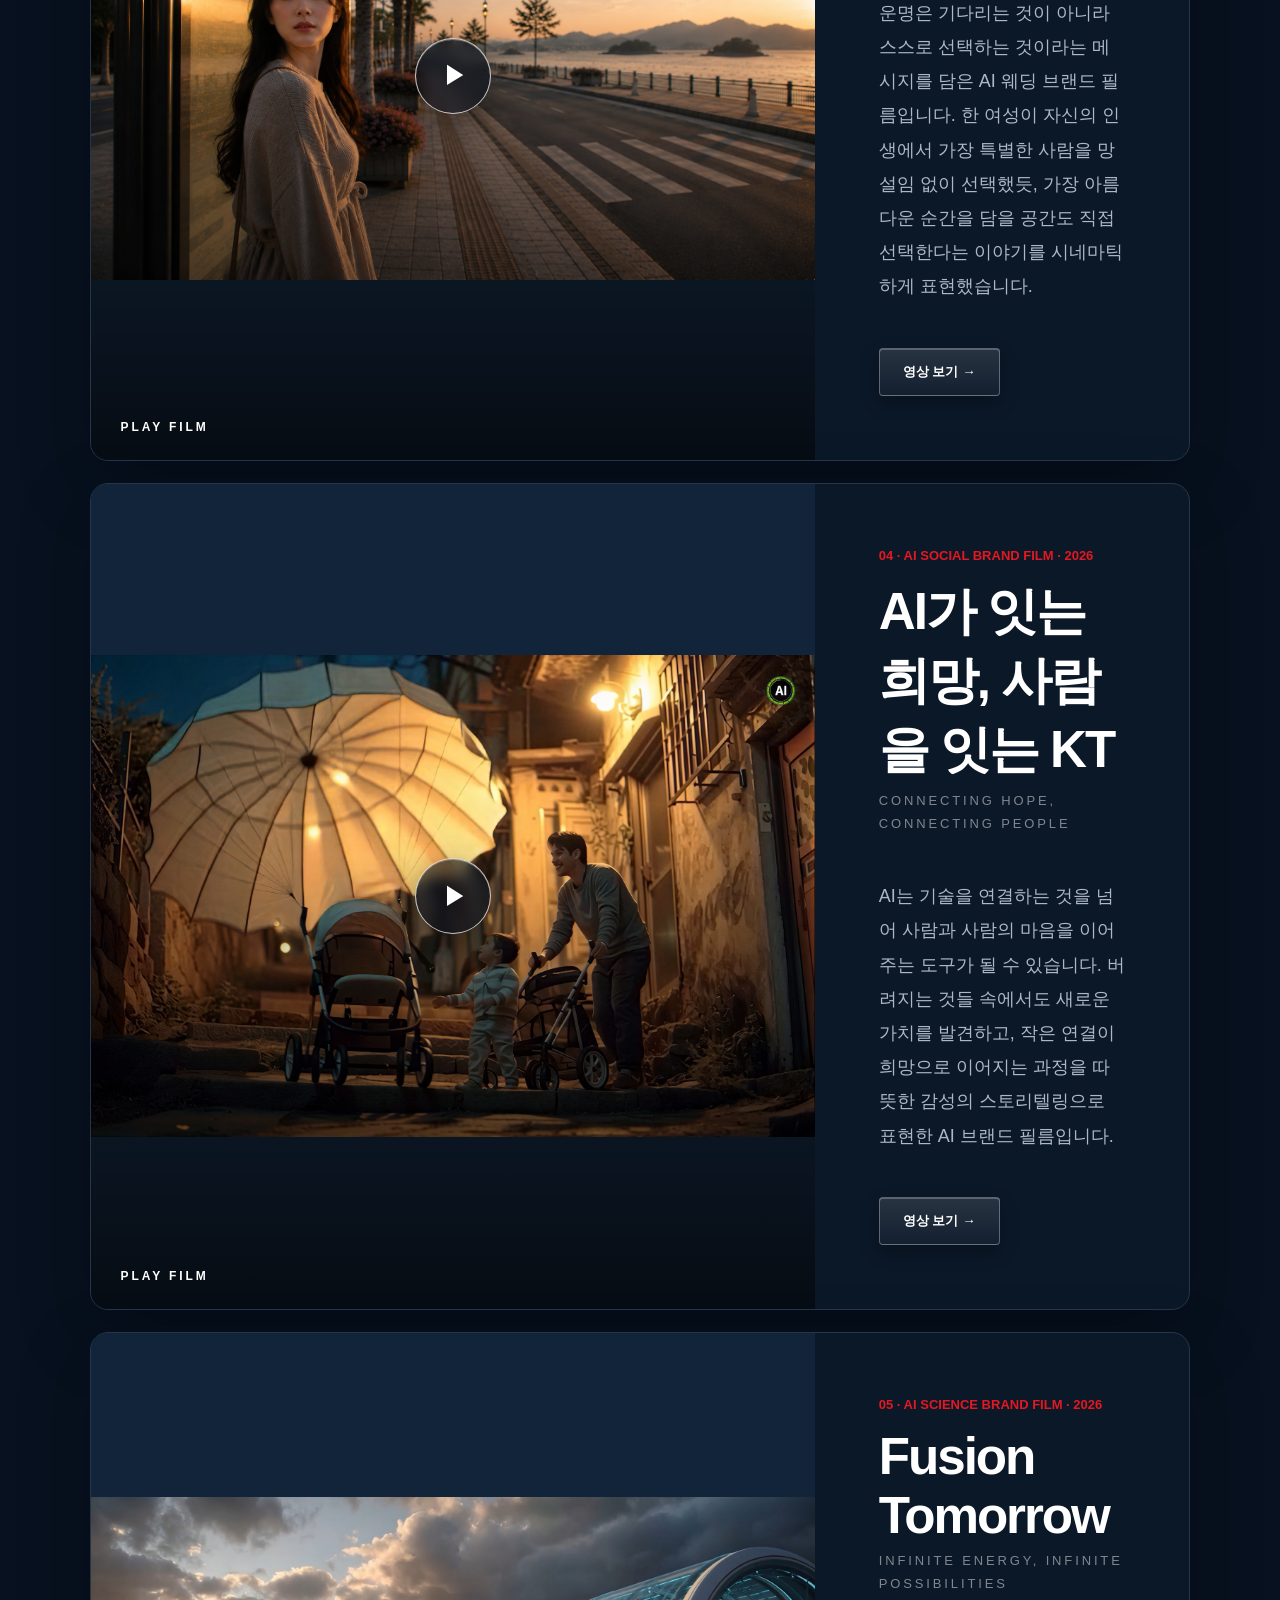
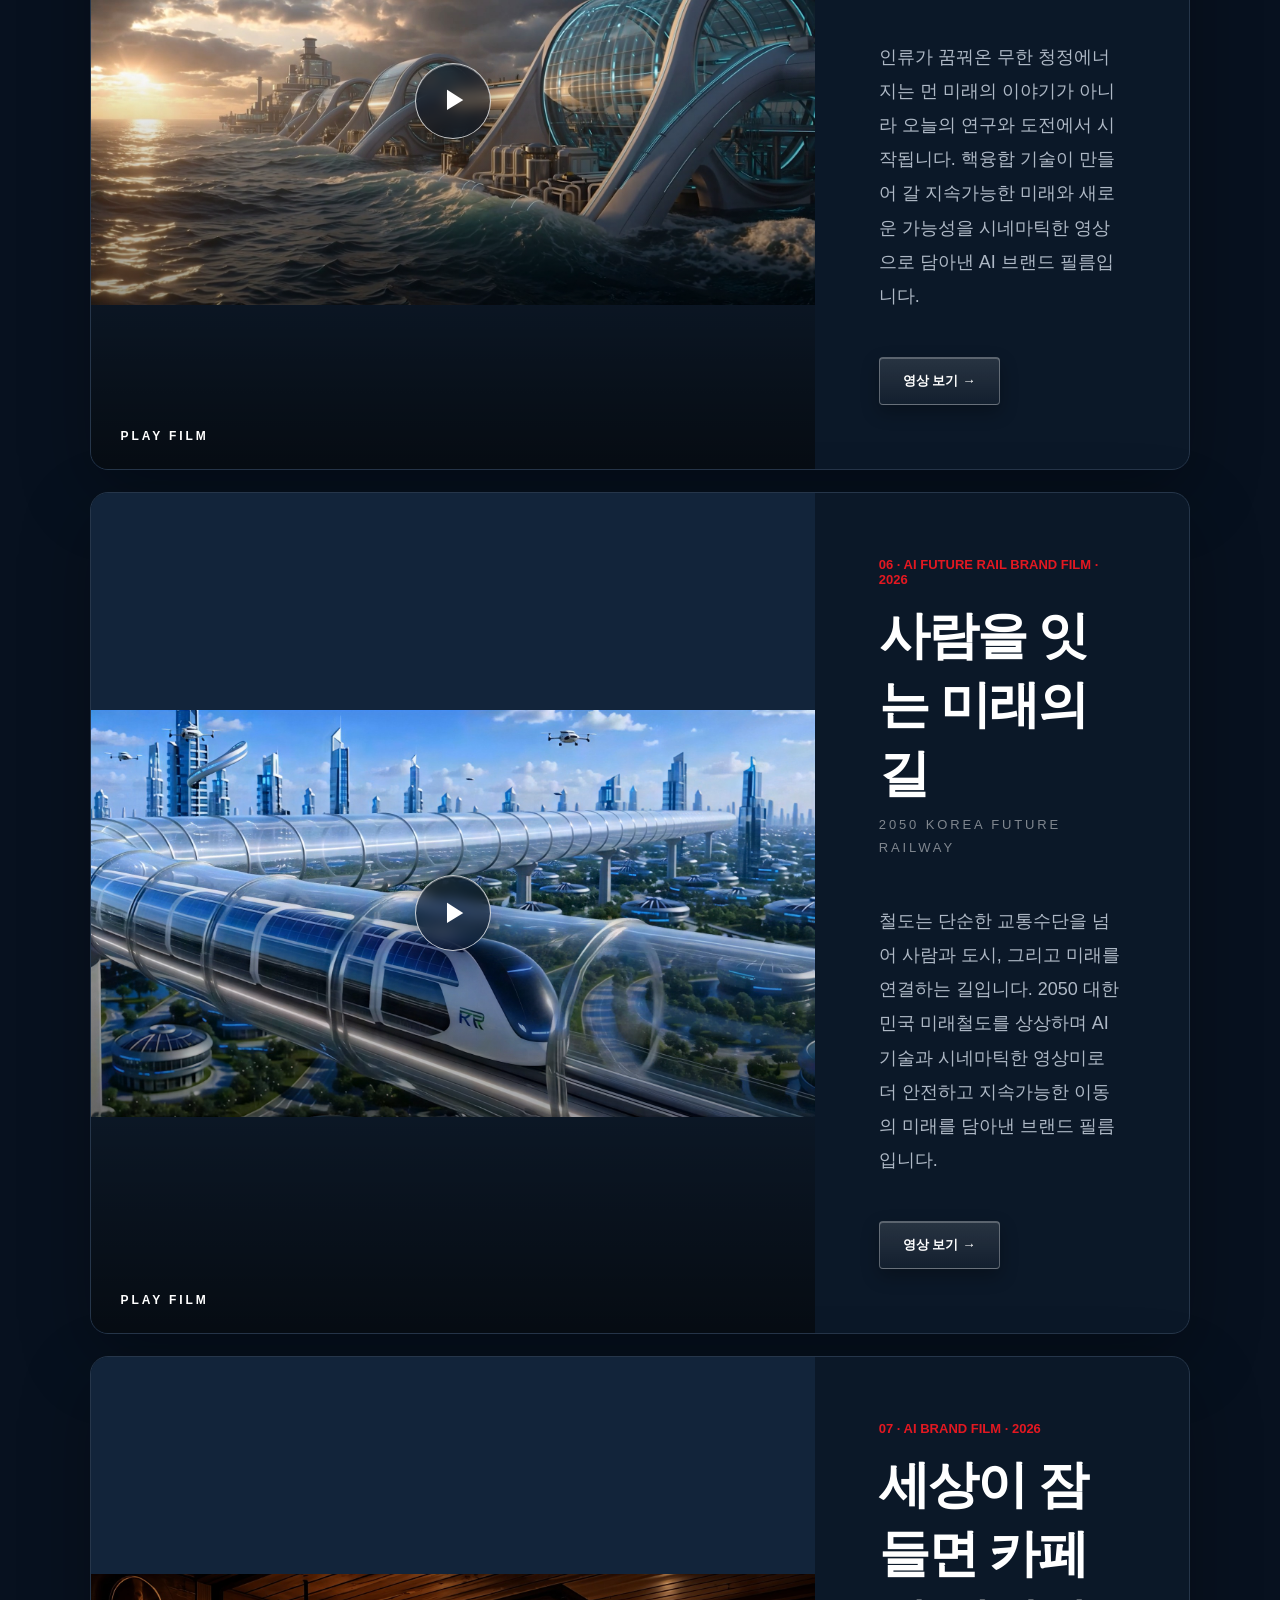
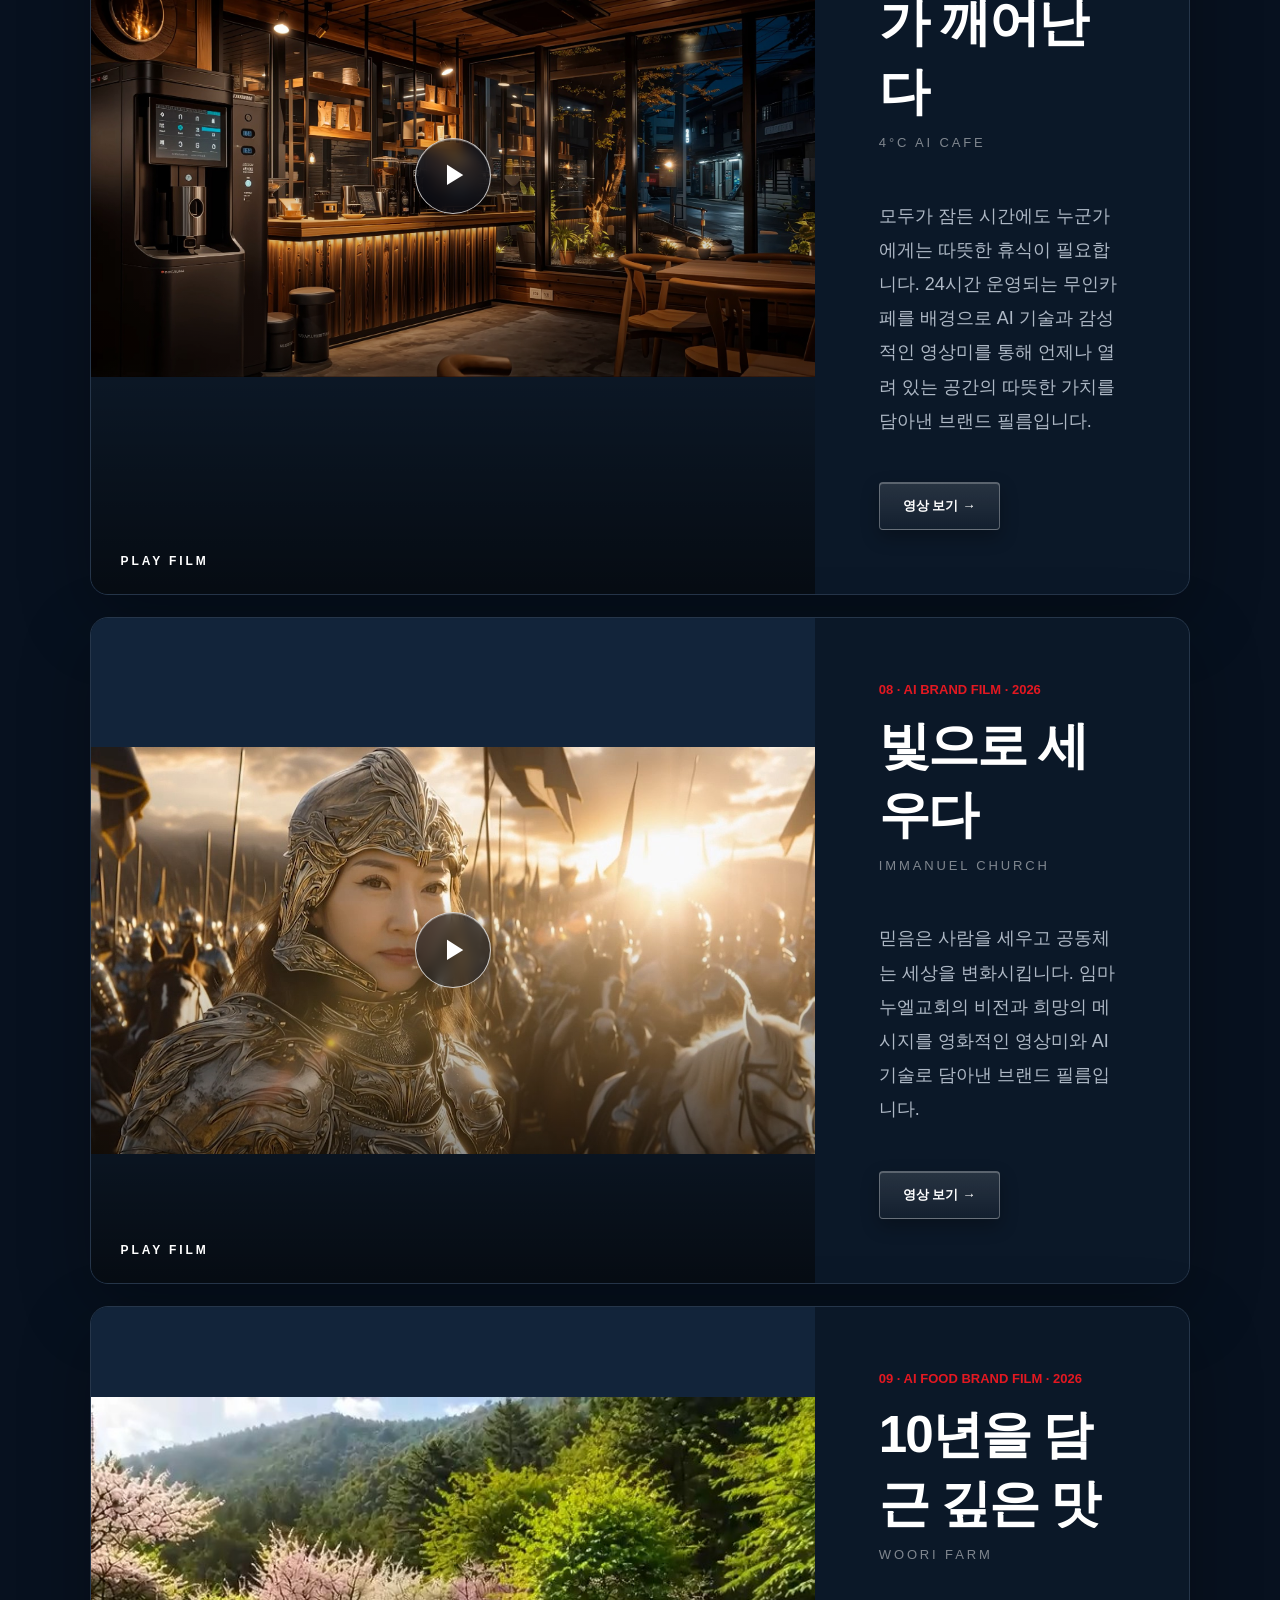
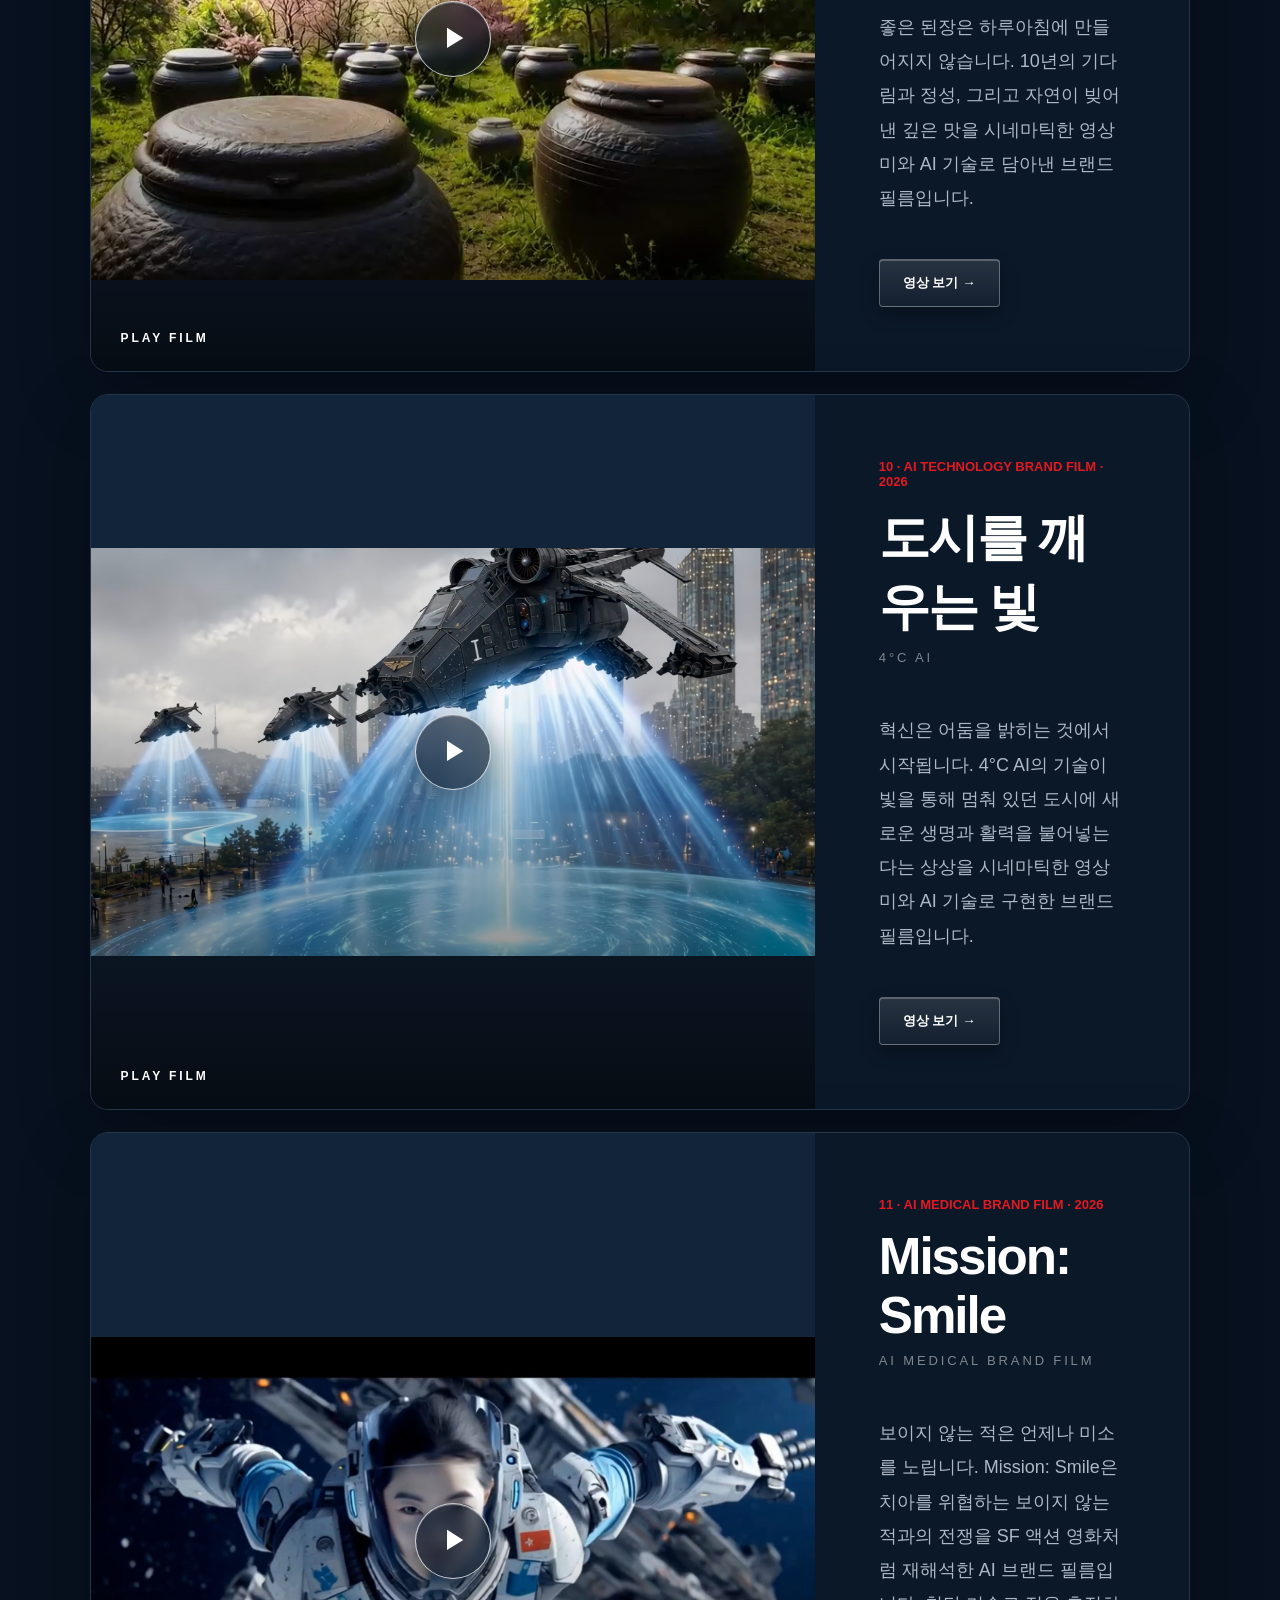
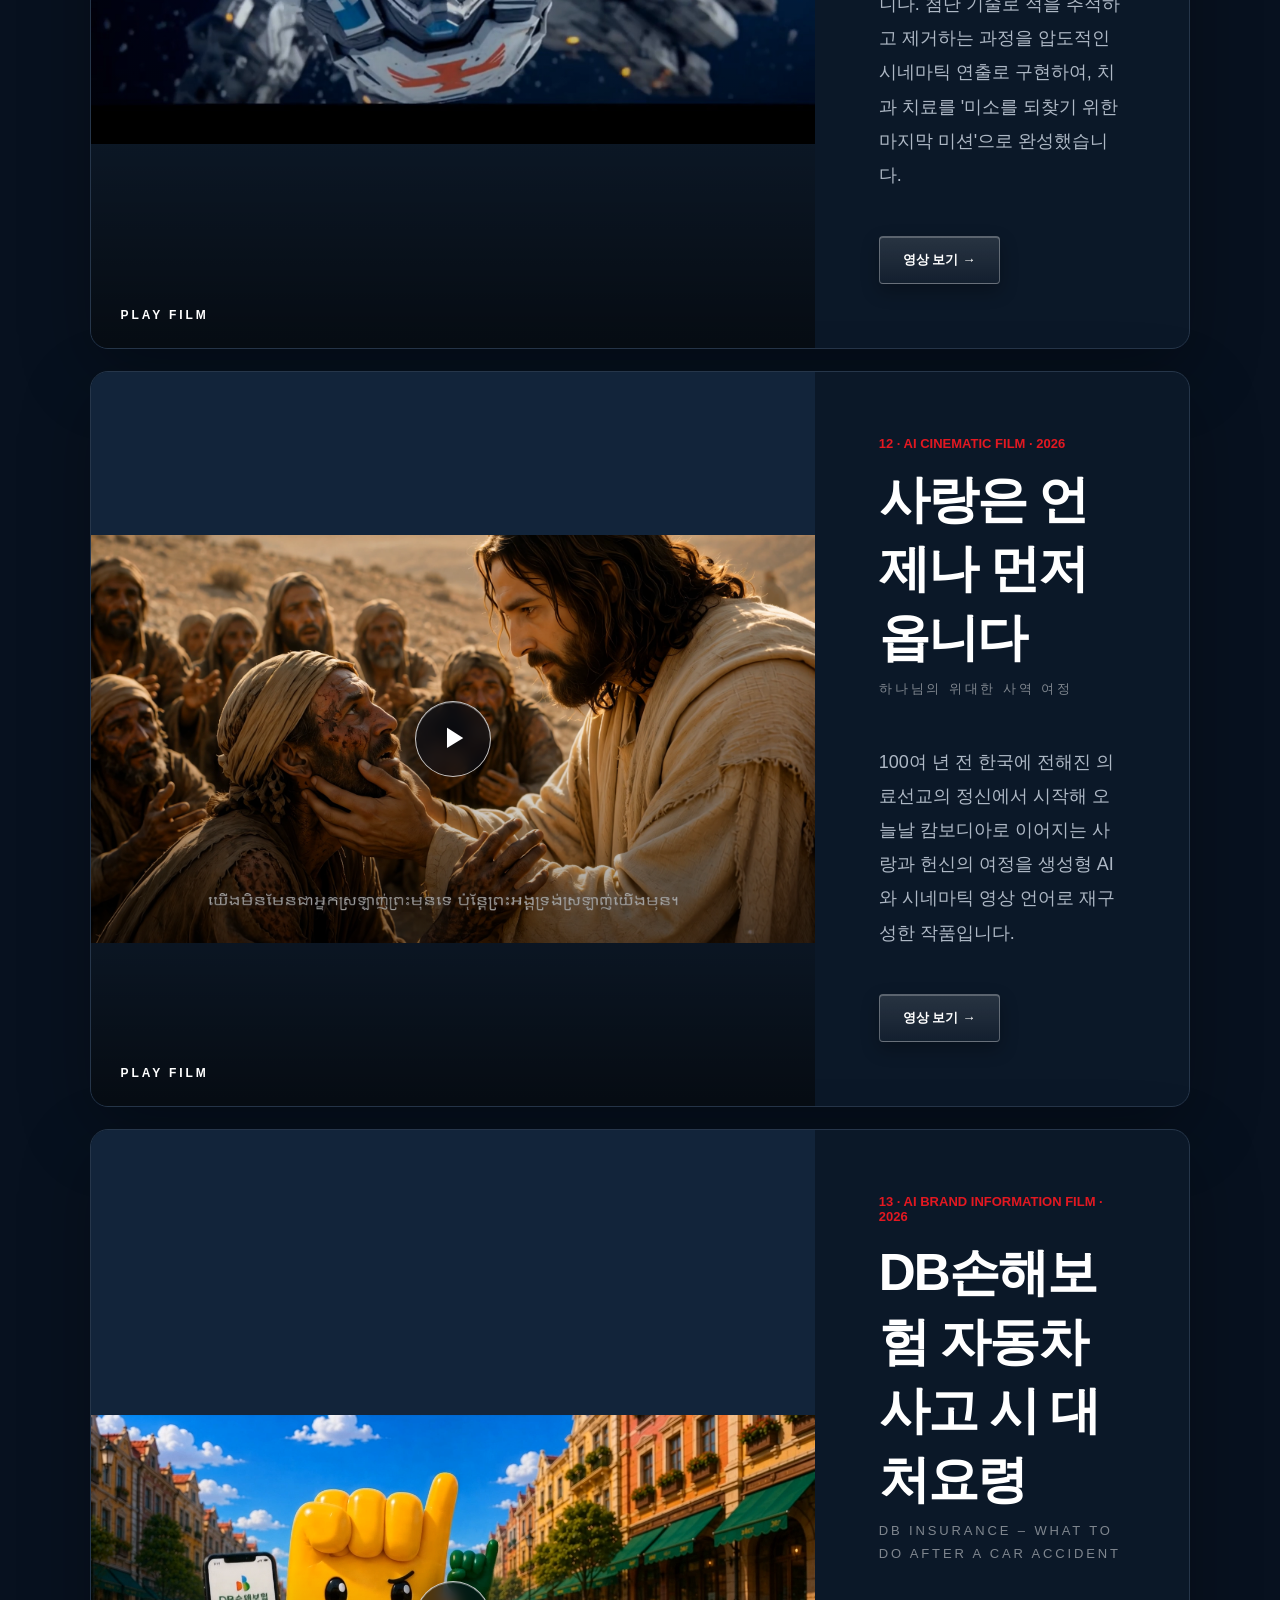
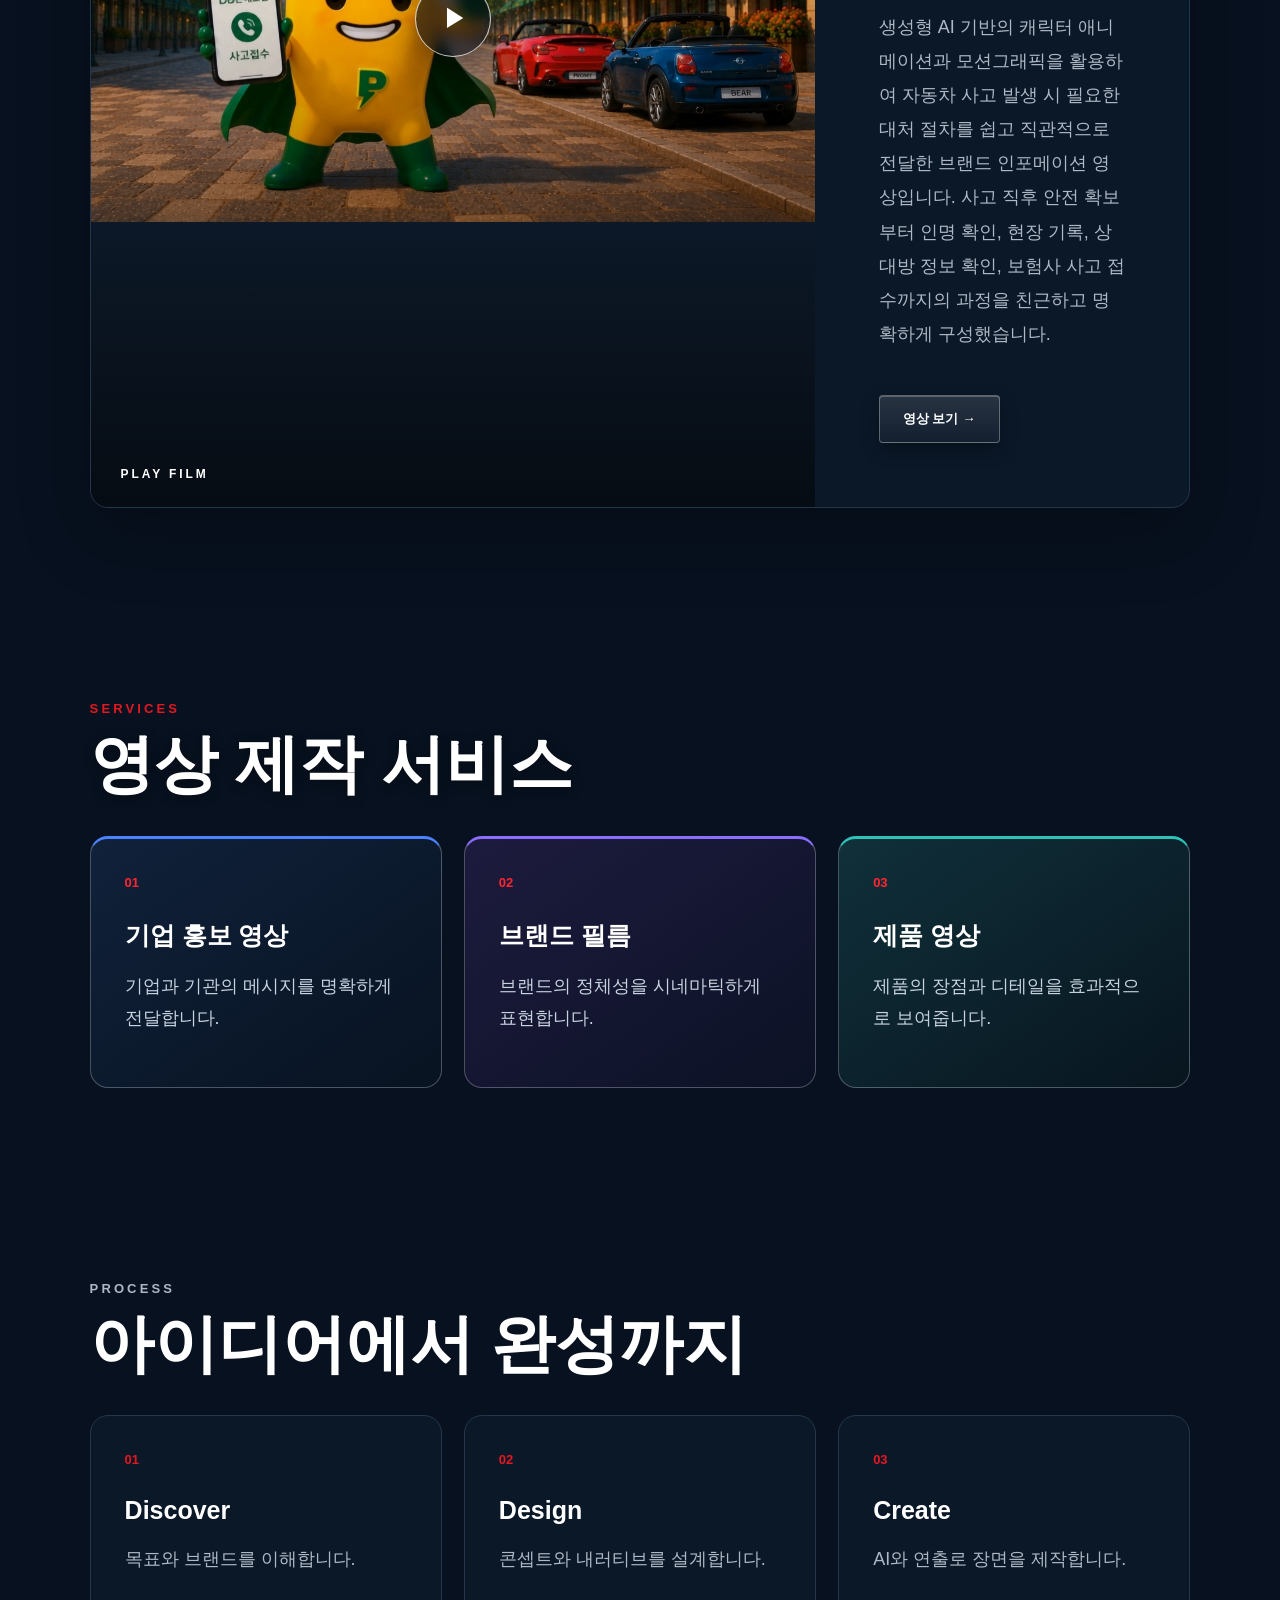
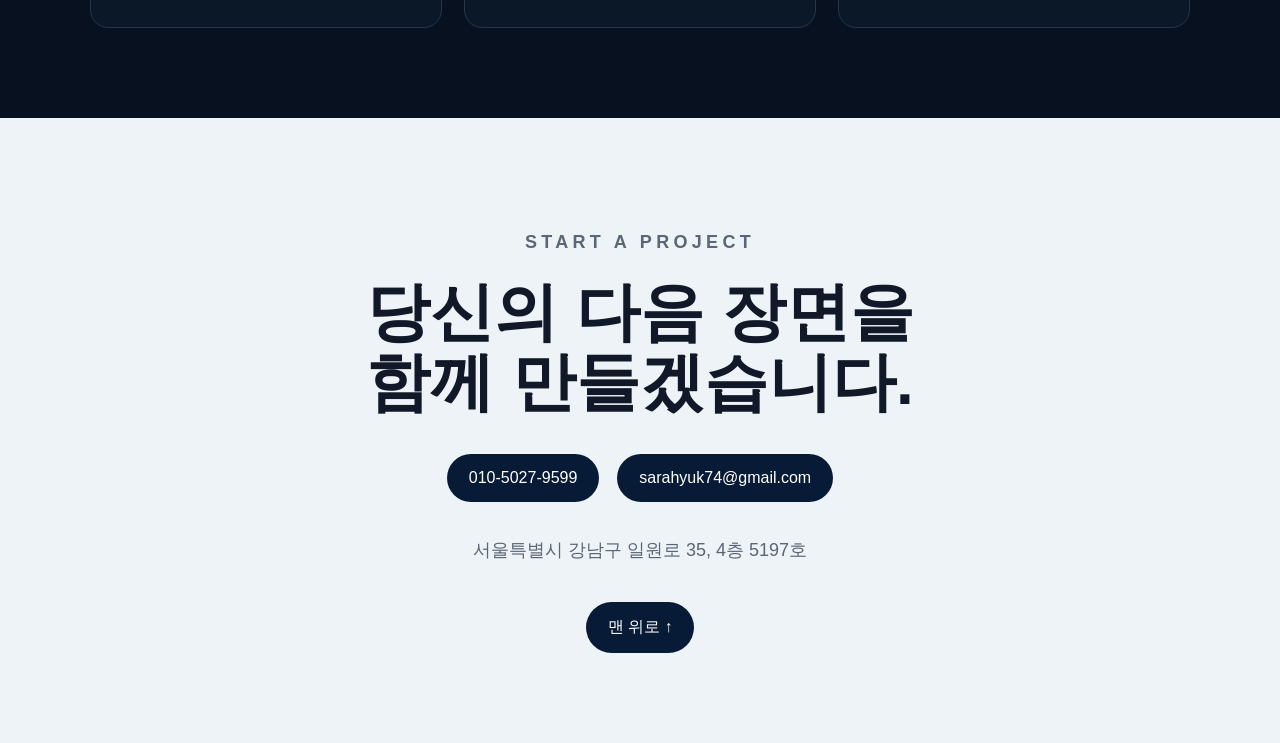
<file: index(6).html>
<!doctype html>
<html lang="ko">
<head>
  <meta charset="utf-8">
  <meta name="viewport" content="width=device-width,initial-scale=1">
  <title>PLANET SIX STUDIO</title>
  <link rel="stylesheet" href="styles.css?v=20260727-21">
</head>
<body>
  <main>
    <section class="hero" id="top" aria-label="PLANET SIX STUDIO 메인 화면">
      <img class="hero-bg" src="assets/hero-city-no-car.png?v=20260727-2" alt="자동차가 없는 미래도시 배경">
      <div class="hero-shade" aria-hidden="true"></div>

      <a class="brand" href="#top" aria-label="PLANET SIX STUDIO 홈">
        <img src="assets/planet-six-logo.png?v=20260727-6" alt="PLANET SIX STUDIO 로고">
      </a>

      <button class="menu-toggle" type="button" aria-label="메뉴 열기" aria-controls="heroNav" aria-expanded="false">
        <span></span><span></span><span></span>
      </button>

      <nav class="hero-nav" id="heroNav" aria-label="주요 메뉴">
        <a href="#about">ABOUT</a>
        <a href="#works">WORKS</a>
        <a href="#services">SERVICES</a>
        <a href="#process">PROCESS</a>
        <a href="#contact">CONTACT</a>
      </nav>

      <div class="hero-content">
        <div class="hero-panel">
          <div class="wordmark" aria-label="PLANET SIX STUDIO">
            <div class="wordmark-main glossy"><span>PLANET</span><b>·</b><em>SIX</em></div>
            <div class="wordmark-sub">STUDIO</div>
          </div>
        </div>

        <div class="hero-copy-block">
          <p class="hero-copy">AI 영상으로 상상을 현실로</p>
          <p class="hero-copy hero-copy-sub">브랜드의 스토리를 새로운 감동으로</p>
          <div class="hero-actions">
            <a class="button button-light" href="#works">작품보기 <span>▶</span></a> 
           <a class="button button-dark" href="#contact">영상제작 문의하기 <span>▶</span></a>
          </div>
        </div>
      </div>

      <img class="hero-car" src="assets/hero-car-transparent.png?v=20260727-2" alt="미래형 콘셉트 자동차">

      <a class="scroll" href="#about" aria-label="아래로 이동">
        <span class="mouse"></span>
        <span>SCROLL</span>
        <b>⌄</b>
      </a>
    </section>

    <section class="section about-section" id="about">
      <p class="eyebrow">ABOUT PLANET SIX</p>
      <div class="two-col">
        <h2>기술을 넘어,<br>이야기를 설계합니다.</h2>
        <div>
          <p>플래닛식스 스튜디오는 생성형 AI와 영상 연출을 결합해 브랜드가 기억되는 장면을 만듭니다.</p>
          <p>기업 홍보 영상, 브랜드 필름, 제품 영상, 공공 캠페인까지 목적과 감정이 분명한 콘텐츠를 제작합니다.</p>
        </div>
      </div>
    </section>

    <section class="section dark" id="works">
      <p class="eyebrow">FEATURED WORKS</p>
      <h2>우리가 만든 이야기들</h2>
      <div class="works-grid" id="worksGrid"></div>
    </section>

    <section class="section" id="services">
      <p class="eyebrow">SERVICES</p>
      <h2>영상 제작 서비스</h2>
      <div class="cards">
        <article><span>01</span><h3>기업 홍보 영상</h3><p>기업과 기관의 메시지를 명확하게 전달합니다.</p></article>
        <article><span>02</span><h3>브랜드 필름</h3><p>브랜드의 정체성을 시네마틱하게 표현합니다.</p></article>
        <article><span>03</span><h3>제품 영상</h3><p>제품의 장점과 디테일을 효과적으로 보여줍니다.</p></article>
      </div>
    </section>

    <section class="section dark" id="process">
      <p class="eyebrow">PROCESS</p>
      <h2>아이디어에서 완성까지</h2>
      <div class="cards">
        <article><span>01</span><h3>Discover</h3><p>목표와 브랜드를 이해합니다.</p></article>
        <article><span>02</span><h3>Design</h3><p>콘셉트와 내러티브를 설계합니다.</p></article>
        <article><span>03</span><h3>Create</h3><p>AI와 연출로 장면을 제작합니다.</p></article>
      </div>
    </section>

    <section class="section contact" id="contact">
      <p class="eyebrow">START A PROJECT</p>
      <h2>당신의 다음 장면을<br>함께 만들겠습니다.</h2>
      <div class="contact-links">
        <a href="tel:01050279599">010-5027-9599</a>
        <a href="mailto:sarahyuk74@gmail.com">sarahyuk74@gmail.com</a>
      </div>
      <p>서울특별시 강남구 일원로 35, 4층 5197호</p>
      <a class="top-link" href="#top">맨 위로 ↑</a>
    </section>
  </main>
  <script src="works-data.js?v=20260727-9"></script>
  <script src="script.js?v=20260727-1"></script>
  <script>
    const menuToggle = document.querySelector('.menu-toggle');
    const heroNav = document.querySelector('#heroNav');

    if (menuToggle && heroNav) {
      menuToggle.addEventListener('click', () => {
        const isOpen = heroNav.classList.toggle('is-open');
        menuToggle.classList.toggle('is-open', isOpen);
        menuToggle.setAttribute('aria-expanded', String(isOpen));
        menuToggle.setAttribute('aria-label', isOpen ? '메뉴 닫기' : '메뉴 열기');
      });

      heroNav.querySelectorAll('a').forEach((link) => {
        link.addEventListener('click', () => {
          heroNav.classList.remove('is-open');
          menuToggle.classList.remove('is-open');
          menuToggle.setAttribute('aria-expanded', 'false');
          menuToggle.setAttribute('aria-label', '메뉴 열기');
        });
      });
    }
  </script>
</body>
</html>
</file>
<file: styles.css>
:root{--navy:#071a36;--ink:#111827;--line:#dce3eb;--red:#e31821}
*{box-sizing:border-box}
html{scroll-behavior:smooth}
body{margin:0;font-family:Arial,"Noto Sans KR",sans-serif;color:var(--ink);background:#07111f}
a{color:inherit}
.hero{position:relative;width:100%;height:min(74vh,760px);min-height:610px;overflow:hidden;background:#0a315c;isolation:isolate}
.hero-bg{position:absolute;inset:0;width:100%;height:100%;object-fit:cover;object-position:center 54%;z-index:-3}
.hero-shade{position:absolute;inset:0;z-index:-2;background:linear-gradient(180deg,rgba(2,18,37,.05) 0%,rgba(2,13,27,.03) 50%,rgba(2,10,22,.25) 100%)}
.brand{position:absolute;left:clamp(24px,4.2vw,82px);top:clamp(20px,3.1vw,48px);width:clamp(132px,10.5vw,205px);z-index:5;display:block}
.brand img{display:block;width:100%;height:auto;filter:drop-shadow(0 2px 5px rgba(0,0,0,.2))}
.hero-nav{position:absolute;right:clamp(28px,4.4vw,86px);top:clamp(31px,3.6vw,58px);z-index:5;display:flex;gap:clamp(22px,3vw,58px);align-items:center}
.hero-nav a{color:#fff;text-decoration:none;font-size:clamp(13px,1vw,18px);font-weight:400;text-shadow:0 1px 5px rgba(0,0,0,.35)}
.hero-panel{position:absolute;z-index:3;left:50%;top:27%;transform:translateX(-50%);width:min(50vw,760px);min-width:650px;padding:34px 46px 31px;border:1px solid rgba(255,255,255,.24);border-radius:24px;text-align:center;color:#fff;background:linear-gradient(145deg,rgba(8,12,18,.92),rgba(8,12,18,.80));box-shadow:0 24px 60px rgba(0,0,0,.30);backdrop-filter:blur(6px)}
.wordmark-main{display:flex;justify-content:center;align-items:center;gap:.12em;font-size:clamp(42px,4vw,65px);font-weight:300;letter-spacing:.24em;white-space:nowrap;line-height:1}
.wordmark-main b{font-weight:300;letter-spacing:0;margin-left:-.04em}
.wordmark-main em{font-style:normal;font-weight:300;color:#ef252c;letter-spacing:.20em}
.wordmark-sub{margin-top:18px;font-size:clamp(16px,1.5vw,24px);letter-spacing:1.05em;padding-left:1.05em;color:rgba(255,255,255,.95)}
.hero-copy{margin:30px 0 0;font-size:clamp(17px,1.35vw,23px);letter-spacing:.14em;line-height:1.45}
.hero-copy-sub{margin-top:10px}
.hero-actions{display:flex;justify-content:center;gap:24px;margin-top:27px}
.button{display:flex;align-items:center;justify-content:center;gap:24px;width:210px;height:58px;border-radius:4px;text-decoration:none;font-size:18px;font-weight:700;letter-spacing:-.02em;transition:transform .2s ease,box-shadow .2s ease}
.button:hover{transform:translateY(-2px)}
.button-dark{background:#071a36;color:#fff;border:1px solid rgba(255,255,255,.85);box-shadow:inset 0 0 0 1px rgba(255,255,255,.06)}
.button-light{background:#fff;color:#071a36;border:1px solid rgba(255,255,255,.9);box-shadow:0 5px 18px rgba(0,0,0,.18)}
.button span{font-size:14px}
.hero-car{position:absolute;z-index:2;right:-1.5vw;bottom:-7.5%;width:min(45vw,720px);height:auto;filter:drop-shadow(0 22px 24px rgba(0,0,0,.35));pointer-events:none}.hero-car{display:none !important;}
.scroll{position:absolute;z-index:4;left:50%;bottom:16px;transform:translateX(-50%);display:flex;flex-direction:column;align-items:center;gap:5px;color:#fff;text-decoration:none;font-size:12px;letter-spacing:.16em;text-shadow:0 1px 5px rgba(0,0,0,.5)}
.mouse{width:28px;height:48px;border:1px solid rgba(255,255,255,.95);border-radius:18px;position:relative}
.mouse:after{content:"";position:absolute;left:50%;top:9px;transform:translateX(-50%);width:4px;height:8px;border:1px solid #fff;border-radius:4px}
.scroll b{font-size:22px;font-weight:300;line-height:.6}
.section{padding:90px clamp(24px,7vw,120px)}
.about-section{background:#fff}
.section h2{font-size:clamp(34px,5vw,70px);line-height:1.1;margin:12px 0 36px}
.eyebrow{font-size:13px;letter-spacing:.24em;font-weight:700;color:var(--red)}
.two-col{display:grid;grid-template-columns:1.1fr 1fr;gap:60px}
.two-col p,.cards p,.contact p,.work-card p{font-size:18px;line-height:1.8;color:#5c6674}
.dark{background:#07111f;color:#fff}.dark p{color:#aeb8c5}
.cards,.works-grid{display:grid;grid-template-columns:repeat(3,1fr);gap:22px}
.cards article,.work-card{padding:34px;border:1px solid #dce3eb;border-radius:18px;min-height:210px}
.dark .cards article,.dark .work-card{border-color:#26364a;background:#0b1828}
.cards span,.work-card .work-no{font-size:13px;color:var(--red);font-weight:700}
.cards h3,.work-card h3{font-size:25px;margin:28px 0 10px}
.work-card{display:flex;flex-direction:column;overflow:hidden;padding:0}.work-thumb{width:100%;aspect-ratio:16/9;object-fit:contain;background:#12243a;display:block}.work-body{padding:24px}.work-link{display:inline-block;margin-top:10px;color:#fff;text-decoration:none;border-bottom:1px solid rgba(255,255,255,.5)}.work-placeholder{display:grid;place-items:center;color:#8796aa;font-size:14px}
.contact{background:#eef3f8;text-align:center}.contact-links{display:flex;justify-content:center;gap:18px;flex-wrap:wrap;margin:32px 0}.contact-links a,.top-link{display:inline-block;padding:15px 22px;border-radius:999px;text-decoration:none;color:#fff;background:var(--navy)}.top-link{margin-top:18px}
@media(max-width:1050px){
  .hero{height:680px;min-height:680px}
  .hero-panel{top:29%;width:66vw;min-width:0;padding:30px 30px 28px}
  .hero-car{width:55vw;right:-7vw;bottom:-4%}
  .hero-nav{gap:24px}
}
@media(max-width:760px){
  .hero{height:720px;min-height:720px}
  .brand{width:128px;left:20px;top:20px}
  .hero-nav{right:18px;top:26px;gap:14px}.hero-nav a{font-size:11px}.hero-nav a:nth-child(3),.hero-nav a:nth-child(4){display:none}
  .hero-panel{top:21%;width:calc(100% - 32px);padding:28px 18px 26px;border-radius:18px}
  .wordmark-main{font-size:34px;letter-spacing:.11em}.wordmark-main em{letter-spacing:.50em}.wordmark-sub{font-size:15px;letter-spacing:.72em;padding-left:.72em;margin-top:14px}
  .hero-copy{font-size:16px;letter-spacing:.06em;margin-top:25px}.hero-copy-sub{margin-top:8px}
  .hero-actions{gap:10px;margin-top:22px}.button{width:50%;height:52px;font-size:15px;gap:10px}
  .hero-car{width:88vw;right:-18vw;bottom:1%}
  .scroll{bottom:10px}
  .two-col,.cards,.works-grid{grid-template-columns:1fr}.section{padding:68px 22px}.section h2{font-size:38px}
}
/* FINAL HERO: 자동차 없는 배경 + 투명 자동차 + HTML 글자/버튼 */
.hero{
  position:relative;
  width:100%;
  aspect-ratio:16/9;
  height:auto;
  min-height:620px;
  max-height:900px;
  overflow:hidden;
  background:#0a315c;
  isolation:isolate;
}
.hero-bg{
  position:absolute;
  inset:0;
  width:100%;
  height:100%;
  object-fit:cover;
  object-position:center 40%;
  z-index:-3;
}
.hero-shade{
  position:absolute;
  inset:0;
  z-index:-2;
  background:linear-gradient(180deg,rgba(2,18,37,0) 0%,rgba(2,13,27,.02) 52%,rgba(2,10,22,.16) 100%);
}
.hero-panel{
  position:absolute;
  z-index:3;
  left:50%;
  top:27%;
  transform:translateX(-50%);
  width:min(46vw,660px);
  padding:25px 34px 24px;
  border:1px solid rgba(255,255,255,.25);
  border-radius:20px;
  text-align:center;
  color:#fff;
  background:linear-gradient(145deg,rgba(8,12,18,.90),rgba(8,12,18,.78));
  box-shadow:0 20px 48px rgba(0,0,0,.28);
  backdrop-filter:blur(5px);
}
.wordmark-main{font-size:clamp(36px,3.35vw,55px);letter-spacing:.50em;position:relative;left:12px}
.wordmark-sub{margin-top:14px;font-size:clamp(14px,1.2vw,20px);letter-spacing:.9em;padding-left:.9em}
.hero-copy{margin-top:22px;font-size:clamp(15px,1.15vw,19px)}
.hero-copy-sub{margin-top:7px}
.hero-actions{gap:18px;margin-top:20px}
.button{width:184px;height:52px;font-size:16px;gap:17px}
.hero-car{
  position:absolute;
  z-index:2;
  right:2.2vw;
  bottom:0;
  width:min(43vw,690px);
  max-height:48%;
  object-fit:contain;
  object-position:right bottom;
  filter:drop-shadow(0 19px 20px rgba(0,0,0,.35));
  pointer-events:none;
}
.scroll{bottom:14px}
@media(max-width:1050px){
  .hero{aspect-ratio:auto;height:700px;min-height:700px}
  .hero-panel{top:27%;width:62vw;padding:25px 28px 24px}
  .hero-car{width:53vw;right:-1vw;bottom:0;max-height:44%}
}
@media(max-width:760px){
  .hero{height:500px;min-height:500px}
  .hero-bg{object-position:center center}
  .hero-panel{top:20%;width:calc(100% - 30px);padding:24px 16px 22px}
  .hero-car{width:86vw;right:-12vw;bottom:1%;max-height:39%}
}

/* 2026-07-27 HERO 수정: 검은 박스는 PLANET SIX / STUDIO까지만 */
.hero-content{
  position:absolute;
  z-index:3;
  left:50%;
  top:27%;
  transform:translateX(-50%);
  width:min(44vw,680px);
  text-align:center;
  color:#fff;
}
.hero-content .hero-panel{
  position:relative;
  left:auto;
  top:auto;
  transform:none;
  width:100%;
  min-width:0;
  padding:24px 34px 22px;
  border-radius:20px;
}
.hero-copy-block{
  margin-top:18px;
  text-align:center;
  filter:drop-shadow(0 2px 7px rgba(0,0,0,.45));
}
.hero-copy-block .hero-copy{margin-top:0}
.hero-copy-block .hero-copy-sub{margin-top:7px}
.hero-copy-block .hero-actions{margin-top:22px}

/* PLANET SIX 하이그로시 광택 효과 */
.wordmark-main.glossy span,
.wordmark-main.glossy b{
  background:linear-gradient(180deg,#fff 0%,#fff 35%,#c8d2dc 53%,#fff 70%,#9ba7b2 100%);
  -webkit-background-clip:text;
  background-clip:text;
  color:transparent;
  text-shadow:0 1px 0 rgba(255,255,255,.55),0 4px 10px rgba(0,0,0,.35);
}
.wordmark-main.glossy em{
  background:linear-gradient(180deg,#ff5a62 0%,#ef252c 42%,#a80007 56%,#ff3039 76%,#b8060d 100%);
  -webkit-background-clip:text;
  background-clip:text;
  color:transparent;
  text-shadow:0 1px 0 rgba(255,160,165,.45),0 4px 10px rgba(0,0,0,.35);
}

/* 입체 버튼 */
.button{
  border-radius:7px;
  box-shadow:0 7px 0 rgba(2,10,24,.68),0 13px 24px rgba(0,0,0,.25),inset 0 1px 0 rgba(255,255,255,.45);
  transform:translateY(0);
}
.button:hover{transform:translateY(-2px);box-shadow:0 9px 0 rgba(2,10,24,.68),0 16px 28px rgba(0,0,0,.3),inset 0 1px 0 rgba(255,255,255,.5)}
.button:active{transform:translateY(5px);box-shadow:0 2px 0 rgba(2,10,24,.72),0 7px 14px rgba(0,0,0,.22),inset 0 1px 0 rgba(255,255,255,.35)}
.button-dark{background:linear-gradient(180deg,#102d56 0%,#071a36 62%,#041126 100%)}
.button-light{background:linear-gradient(180deg,#fff 0%,#f3f4f6 56%,#d9dde3 100%)}

@media(max-width:1050px){
  .hero-content{top:27%;width:62vw}
}
@media(max-width:760px){
  .hero-content{top:20%;width:calc(100% - 30px)}
  .hero-content .hero-panel{padding:23px 16px 21px}
  .hero-copy-block{margin-top:15px}
}


/* 2026-07-27 최종 보정: 왼쪽 로고 투명 배경 + 중앙 패널 하이그로시 */
.brand{
  width:clamp(138px,10.8vw,210px);
}
.brand img{
  display:block;
  width:100%;
  height:auto;
  background:transparent;
  filter:
    drop-shadow(0 2px 1px rgba(255,255,255,.16))
    drop-shadow(0 7px 13px rgba(0,0,0,.38));
}

/* 중앙 네모박스: 유광 하이그로시 + 입체 프레임 */
.hero-content .hero-panel{
  overflow:hidden;
  border:1px solid rgba(255,255,255,.38);
  background:
    linear-gradient(180deg,rgba(255,255,255,.12) 0%,rgba(255,255,255,.035) 30%,rgba(0,0,0,.09) 54%,rgba(0,0,0,.22) 100%),
    linear-gradient(145deg,rgba(14,22,32,.95),rgba(4,9,15,.91));
  box-shadow:
    0 3px 0 rgba(255,255,255,.12) inset,
    0 -3px 0 rgba(0,0,0,.5) inset,
    0 0 0 1px rgba(0,0,0,.28),
    0 16px 22px rgba(0,0,0,.25),
    0 31px 64px rgba(0,0,0,.34);
  backdrop-filter:blur(9px) saturate(118%);
  -webkit-backdrop-filter:blur(9px) saturate(118%);
}
.hero-content .hero-panel::before{
  content:"";
  position:absolute;
  z-index:0;
  left:2.5%;
  right:2.5%;
  top:2px;
  height:48%;
  border-radius:18px 18px 50% 50%;
  background:linear-gradient(
    180deg,
    rgba(255,255,255,.22) 0%,
    rgba(255,255,255,.09) 31%,
    rgba(255,255,255,.015) 100%
  );
  pointer-events:none;
}
.hero-content .hero-panel::after{
  content:"";
  display: none !important;
  position:absolute;
  z-index:0;
  inset:0;
  border-radius:inherit;
  background:
    linear-gradient(90deg,rgba(255,255,255,.08),transparent 15%,transparent 84%,rgba(255,255,255,.05)),
    radial-gradient(circle at 28% 0%,rgba(255,255,255,.10),transparent 34%);
  pointer-events:none;
}
.hero-content .hero-panel .wordmark{
  position:relative;
  z-index:1;
}


/* 첫 번째 작품: 아름다운 선택 */
.works-grid{
  grid-template-columns:minmax(0,1fr);
}
.featured-work{
  display:grid;
  grid-template-columns:minmax(0,1.45fr) minmax(310px,.75fr);
  overflow:hidden;
  border:1px solid rgba(255,255,255,.14);
  background:linear-gradient(145deg,rgba(255,255,255,.09),rgba(255,255,255,.035));
  box-shadow:0 24px 70px rgba(0,0,0,.28);
}
.work-media{
  position:relative;
  display:block;
  width:100%;
  min-height:430px;
  padding:0;
  overflow:hidden;
  border:0;
  background:#05080c;
  cursor:pointer;
}
.work-media::after{
  content:"";
  position:absolute;
  inset:0;
  background:linear-gradient(180deg,transparent 45%,rgba(0,0,0,.68) 100%);
  pointer-events:none;
}
.work-thumb{
  width:100%;
  height:100%;
  min-height:430px;
  object-fit:contain;
  transition:transform .65s ease,filter .65s ease;
}
.work-media:hover .work-thumb{
  transform:scale(1.025);
  filter:brightness(.86);
}
.play-button{
  position:absolute;
  z-index:2;
  left:50%;
  top:50%;
  display:grid;
  place-items:center;
  width:76px;
  height:76px;
  padding-left:5px;
  transform:translate(-50%,-50%);
  border:1px solid rgba(255,255,255,.76);
  border-radius:50%;
  color:#fff;
  font-size:25px;
  background:rgba(3,12,25,.58);
  box-shadow:0 12px 36px rgba(0,0,0,.42),inset 0 1px 0 rgba(255,255,255,.32);
  backdrop-filter:blur(7px);
  transition:transform .25s ease,background .25s ease;
}
.work-media:hover .play-button{
  transform:translate(-50%,-50%) scale(1.08);
  background:rgba(227,24,33,.88);
}
.work-media-label{
  position:absolute;
  z-index:2;
  left:30px;
  bottom:26px;
  color:#fff;
  font-size:12px;
  font-weight:700;
  letter-spacing:.24em;
}
.featured-work .work-body{
  display:flex;
  flex-direction:column;
  justify-content:center;
  padding:clamp(34px,5vw,72px);
}
.featured-work .work-body h3{
  margin:15px 0 4px;
  font-size:clamp(34px,4vw,58px);
  letter-spacing:-.04em;
}
.work-en{
  margin:0 0 26px!important;
  color:rgba(255,255,255,.48)!important;
  font-size:13px!important;
  letter-spacing:.22em;
  text-transform:uppercase;
}
.featured-work .work-body>p:last-of-type{
  max-width:540px;
  line-height:1.9;
}
.featured-work .work-link{
  align-self:flex-start;
  margin-top:26px;
  padding:14px 23px;
  border:1px solid rgba(255,255,255,.3);
  border-radius:4px;
  color:#fff;
  font-weight:700;
  background:linear-gradient(180deg,rgba(255,255,255,.12),rgba(255,255,255,.035));
  box-shadow:0 7px 18px rgba(0,0,0,.28),inset 0 1px 0 rgba(255,255,255,.24);
  cursor:pointer;
}
.video-modal{
  position:fixed;
  z-index:1000;
  inset:0;
  display:none;
  align-items:center;
  justify-content:center;
  padding:34px;
}
.video-modal.is-open{display:flex}
.video-modal-backdrop{
  position:absolute;
  inset:0;
  background:rgba(0,0,0,.88);
  backdrop-filter:blur(12px);
}
.video-modal-dialog{
  position:relative;
  z-index:1;
  width:min(1180px,96vw);
  border:1px solid rgba(255,255,255,.2);
  background:#070a0e;
  box-shadow:0 38px 100px rgba(0,0,0,.65);
}
.video-frame-wrap{
  position:relative;
  width:100%;
  aspect-ratio:16/9;
}
.video-frame{
  position:absolute;
  inset:0;
  width:100%;
  height:100%;
  border:0;
}
.video-modal-close{
  position:absolute;
  z-index:3;
  right:-16px;
  top:-16px;
  width:42px;
  height:42px;
  border:1px solid rgba(255,255,255,.4);
  border-radius:50%;
  color:#fff;
  font-size:28px;
  line-height:1;
  background:#111923;
  cursor:pointer;
}
.video-modal-caption{
  display:flex;
  gap:15px;
  align-items:baseline;
  padding:18px 22px 21px;
  color:#fff;
}
.video-modal-caption span{
  color:rgba(255,255,255,.48);
  font-size:11px;
  letter-spacing:.18em;
  text-transform:uppercase;
}
.modal-open{overflow:hidden}

@media (max-width:900px){
  .featured-work{grid-template-columns:1fr}
  .work-media,.work-thumb{min-height:300px}
}


/* === V21: SERVICES 섹션 글자 가독성 정확 수정 === */
/* 대문(hero)은 전혀 수정하지 않음 */
#services{
  background:#07111f;
  color:#ffffff;
}
#services > h2{
  color:#ffffff !important;
  opacity:1 !important;
  font-weight:700 !important;
  text-shadow:0 2px 12px rgba(0,0,0,.35);
}
#services .cards article{
  background:#0b1828;
  border-color:#9aa8b8;
}
#services .cards h3{
  color:#ffffff !important;
  opacity:1 !important;
  font-weight:700 !important;
}
#services .cards p{
  color:#b9c5d3 !important;
  opacity:1 !important;
}
#services .cards span{
  color:#ff2630 !important;
  opacity:1 !important;
}


/* ===== SERVICES COLOR UPGRADE (Hero untouched) ===== */
#services .cards article{
  position:relative;
  overflow:hidden;
  border:1px solid rgba(255,255,255,.25)!important;
  transition:.28s ease;
}
#services .cards article:nth-child(1){
  background:linear-gradient(145deg,#10213a,#081321)!important;
  border-top:3px solid #4b82ff!important;
}
#services .cards article:nth-child(2){
  background:linear-gradient(145deg,#1d1b3e,#0c1225)!important;
  border-top:3px solid #8d6dff!important;
}
#services .cards article:nth-child(3){
  background:linear-gradient(145deg,#10303a,#08151f)!important;
  border-top:3px solid #2dc2b8!important;
}
#services .cards article:hover{
  transform:translateY(-8px);
  box-shadow:0 18px 36px rgba(0,0,0,.28);
}
#services .cards h3{color:#fff!important}
#services .cards p{color:#c7d2df!important}

/* === 모바일 햄버거 메뉴: PC 메뉴는 기존 그대로 유지 === */
.menu-toggle{
  display:none;
  position:absolute;
  z-index:7;
  right:18px;
  top:20px;
  width:44px;
  height:44px;
  padding:10px;
  border:1px solid rgba(255,255,255,.45);
  border-radius:8px;
  background:rgba(4,15,30,.58);
  box-shadow:0 6px 18px rgba(0,0,0,.22);
  backdrop-filter:blur(7px);
  -webkit-backdrop-filter:blur(7px);
  cursor:pointer;
}
.menu-toggle span{
  display:block;
  width:100%;
  height:2px;
  margin:5px 0;
  border-radius:2px;
  background:#fff;
  transition:transform .25s ease,opacity .2s ease;
}
.menu-toggle.is-open span:nth-child(1){transform:translateY(7px) rotate(45deg)}
.menu-toggle.is-open span:nth-child(2){opacity:0}
.menu-toggle.is-open span:nth-child(3){transform:translateY(-7px) rotate(-45deg)}

@media(max-width:760px){
  .menu-toggle{display:block}

  .hero-nav{
    display:none;
    position:absolute;
    z-index:6;
    top:72px;
    right:18px;
    width:min(230px,calc(100% - 36px));
    padding:10px;
    gap:0;
    flex-direction:column;
    align-items:stretch;
    border:1px solid rgba(255,255,255,.28);
    border-radius:12px;
    background:rgba(4,15,30,.94);
    box-shadow:0 18px 38px rgba(0,0,0,.35);
    backdrop-filter:blur(10px);
    -webkit-backdrop-filter:blur(10px);
  }
  .hero-nav.is-open{display:flex}
  .hero-nav a{
    display:block!important;
    padding:13px 15px;
    border-radius:8px;
    font-size:14px;
    letter-spacing:.08em;
    text-align:left;
  }
  .hero-nav a:hover,
  .hero-nav a:focus-visible{
    background:rgba(255,255,255,.10);
    outline:none;
  }
}
.hero-panel{
  background: transparent !important;
  box-shadow: none !important;
  backdrop-filter: none !important;
  -webkit-backdrop-filter: none !important;
border: none !important;
}
}

@media (max-width: 768px) {

  .hero {
  height: 720px !important;
min-height: 720px !important;
}
  }
  .hero-panel {
    width: 92% !important;
    margin-left: 0 !important;
    left: 50% !important;
    transform: translateX(-50%) !important;
  }
  }
  @media (max-width: 768px) {
  .hero-panel {
    width: 92% !important;
    margin-left: 0 !important;
    left: 50% !important;
    top: 42% !important;
    transform: translateX(-50%) !important;
  }
 
  .hero-bg {
  width: 120% !important;
  height: 120% !important;
  max-width: none !important;
  object-fit: contain !important;
  left: 50% !important;
  top: calc(50% + 100px) !important;
  transform: translate(-50%, -50%) !important;
}
@media (max-width: 768px) {
  .brand {
    top: 8px !important;
    width: 160px !important;
  }
}
  .sound-toggle {
  position: absolute;
  right: 24px;
  bottom: 24px;
  z-index: 20;
  width: 48px;
  height: 48px;
  border: 1px solid rgba(255,255,255,.45);
  border-radius: 50%;
  background: rgba(0,0,0,.35);
  color: white;
  font-size: 21px;
  cursor: pointer;
  display: flex;
  align-items: center;
  justify-content: center;
  backdrop-filter: blur(6px);
}
  @media (max-width: 768px) {
  .sound-toggle {
    right: 16px;
    bottom: 20px;
    width: 44px;
    height: 44px;
    font-size: 19px;
  }
}

@media (min-width: 769px) {
  .sound-toggle {
    position: fixed !important;
    right: 20px !important;
    top: 120px !important;
    z-index: 999999 !important;
    display: flex !important;
  }
}
#soundToggle {
  width: 48px !important;
  height: 48px !important;
  min-width: 48px !important;
  min-height: 48px !important;
  padding: 0 !important;
  border-radius: 50% !important;
  background: rgba(0,0,0,.35) !important;
  color: #fff !important;
  font-size: 21px !important;
  align-items: center !important;
  justify-content: center !important;
}
@media (max-width: 768px) {
  .wordmark-main {
    font-size: 28px !important;
    letter-spacing: 0.08em !important;
    white-space: nowrap !important;
  }
}
</file>
<file: PLANET_SIX_CLICKABLE_FINAL/styles.css>
:root{--red:#e30613;--pink:#ff4f9a;--ink:#10151b;--line:rgba(16,21,27,.13)}
*{box-sizing:border-box}
html{scroll-behavior:smooth}
body{margin:0;background:#fff;color:var(--ink);font-family:"Manrope","Noto Sans KR",sans-serif;-webkit-font-smoothing:antialiased}
a{color:inherit;text-decoration:none}
.site-header{position:absolute;z-index:40;top:0;left:0;width:100%;height:94px;padding:15px 4.5vw;display:flex;align-items:center;justify-content:space-between;background:linear-gradient(180deg,rgba(4,12,22,.34),rgba(4,12,22,0));transition:.3s}
.brand{display:flex;align-items:center;gap:12px;color:#fff}
.brand img{width:62px;height:62px;object-fit:contain;filter:drop-shadow(0 4px 10px rgba(0,0,0,.24))}
.brand span{display:flex;flex-direction:column}
.brand strong{font-family:"Syne",sans-serif;font-size:21px;font-weight:400;letter-spacing:.17em}
.brand small{margin-top:5px;font-size:9px;letter-spacing:.63em;padding-left:.63em}
.nav{display:flex;gap:36px;color:#fff;font-size:12px;font-weight:600;letter-spacing:.1em}
.nav a{position:relative;text-shadow:0 1px 8px rgba(0,0,0,.5)}
.nav a:after{content:"";position:absolute;left:0;bottom:-9px;width:0;height:2px;background:var(--red);transition:.25s}
.nav a:hover:after{width:100%}
.menu-button{display:none;background:none;border:0}
.menu-button span{display:block;width:25px;height:1px;background:#fff;margin:7px}
.site-header.scrolled{position:fixed;height:72px;background:rgba(4,10,17,.88);backdrop-filter:blur(16px);border-bottom:1px solid rgba(255,255,255,.08)}

.hero{position:relative;height:100svh;min-height:780px;overflow:hidden;background:#17364d}
.hero-bg{position:absolute;inset:0;background:url("assets/hero-v15-city.webp") center center/cover no-repeat}
.hero-tone{position:absolute;inset:0;background:linear-gradient(180deg,rgba(255,255,255,.02),rgba(3,11,20,.08) 58%,rgba(3,10,18,.26)),radial-gradient(circle at 44% 47%,rgba(17,43,65,.04),rgba(3,12,22,.27) 90%)}
.hero-content{position:relative;z-index:5;height:100%;display:flex;flex-direction:column;align-items:center;padding-top:12.5vh;text-align:center}
.brand-panel{position:relative;isolation:isolate;overflow:hidden;width:min(585px,44vw);padding:25px 35px 22px;border-radius:21px;background:linear-gradient(180deg,rgba(31,32,35,.98),rgba(3,4,6,.997) 61%,rgba(9,10,12,.99));border:1px solid rgba(255,255,255,.4);box-shadow:0 22px 58px rgba(0,0,0,.38),inset 0 1px 0 rgba(255,255,255,.54),inset 0 -2px 0 rgba(0,0,0,.85),0 0 0 5px rgba(0,0,0,.15)}
.brand-panel:before{content:"";position:absolute;z-index:-1;width:78%;height:73%;left:-8%;top:-40%;border-radius:0 0 68% 0/0 0 100% 0;background:linear-gradient(154deg,rgba(255,255,255,.75),rgba(255,255,255,.37) 22%,rgba(255,255,255,.1) 48%,transparent 72%)}
.brand-panel:after{content:"";position:absolute;z-index:-1;inset:0;background:linear-gradient(90deg,transparent 0 30%,rgba(0,0,0,.27) 50%,rgba(0,0,0,.5) 62%,rgba(0,0,0,.09) 82%,transparent 100%)}
.wordmark{display:flex;align-items:center;justify-content:center;gap:.14em;color:#fff;white-space:nowrap;font-family:"Syne","Manrope",sans-serif;font-size:clamp(33px,3.7vw,55px);font-weight:400;line-height:1;letter-spacing:.07em}
.wordmark strong{color:var(--red);font-weight:400;letter-spacing:.1em}
.wordmark b{font-size:.55em;font-weight:300;margin:0 .03em}
.a-symbol{width:.78em;height:.92em;display:inline-flex;color:#fff}
.a-symbol svg{width:100%;height:100%;display:block}
.studio-word{margin-top:18px;color:rgba(255,255,255,.97);font-size:15px;font-weight:500;letter-spacing:.86em;padding-left:.86em}
.hero-message{width:min(800px,66vw);margin-top:24px}
.hero-label{margin:0;color:#fff;font-size:16px;font-weight:600;letter-spacing:.08em;text-shadow:0 2px 9px rgba(0,0,0,.45)}
.hero-message h1{display:flex;align-items:baseline;justify-content:center;gap:.22em;margin:13px 0 0;font-family:"Outfit","Noto Sans KR",sans-serif;font-size:clamp(40px,4.5vw,67px);font-weight:400;line-height:1.08;letter-spacing:-.05em}
.hero-message h1 span{color:#fff;font-weight:300;text-shadow:0 2px 12px rgba(0,0,0,.4)}
.hero-message h1 em{font-style:normal;color:var(--pink);font-weight:600;text-shadow:0 2px 12px rgba(0,0,0,.34)}
.hero-description{margin:18px auto 0;max-width:760px;color:#fff;font-size:16px;line-height:1.75;text-shadow:0 2px 10px rgba(0,0,0,.52)}
.hero-actions{display:flex;justify-content:center;gap:15px;margin-top:27px}
.depth-button{position:relative;isolation:isolate;overflow:hidden;min-width:242px;min-height:62px;padding:0 27px;display:inline-flex;align-items:center;justify-content:center;gap:15px;border-radius:16px;font-size:16px;font-weight:600;transition:.25s ease}
.depth-button:after{content:"";position:absolute;inset:1px;border-radius:15px;border:1px solid rgba(255,255,255,.27);pointer-events:none}
.button-gloss{position:absolute;z-index:-1;width:93%;height:72%;left:-9%;top:-36%;border-radius:0 0 72% 0/0 0 100% 0;background:linear-gradient(155deg,rgba(255,255,255,.92),rgba(255,255,255,.48) 22%,rgba(255,255,255,.12) 50%,transparent 76%)}
.depth-button b,.depth-button i{position:relative;z-index:2;font-style:normal}
.inquiry-button{color:#fff;border:1px solid rgba(102,159,255,.58);background:linear-gradient(180deg,#123f79 0%,#071f49 55%,#020e28 100%);box-shadow:0 16px 34px rgba(0,0,0,.27),0 0 20px rgba(40,105,245,.22),inset 0 1px 0 rgba(255,255,255,.58),inset 0 -3px 0 rgba(0,0,0,.38)}
.works-button{color:#fff;border:1px solid rgba(255,255,255,.82);background:linear-gradient(180deg,#fff 0%,#d8e0e6 15%,#939da5 35%,#4a535b 58%,#151a1f 100%);box-shadow:0 18px 38px rgba(0,0,0,.3),0 0 19px rgba(255,255,255,.17),inset 0 2px 0 rgba(255,255,255,.98),inset 0 -4px 0 rgba(0,0,0,.5),inset 0 0 18px rgba(255,255,255,.18)}
.works-button:before{content:"";position:absolute;left:8%;right:8%;bottom:5px;height:4px;border-radius:50%;background:rgba(0,0,0,.5);filter:blur(3px)}
.works-button .play{font-size:18px}
.depth-button:hover{transform:translateY(-3px) scale(1.012);filter:brightness(1.07)}
.hero-car{position:absolute;z-index:4;right:-1.5vw;bottom:-4.2vh;width:min(52vw,920px);height:auto;filter:drop-shadow(0 31px 48px rgba(2,9,16,.35));pointer-events:none}
.scroll-cue{position:absolute;z-index:6;left:50%;bottom:2.4vh;transform:translateX(-50%);display:flex;flex-direction:column;align-items:center;gap:7px;color:#fff;font-size:9px;letter-spacing:.18em;text-shadow:0 1px 7px rgba(0,0,0,.55)}
.scroll-cue>i{width:24px;height:40px;border:1px solid rgba(255,255,255,.85);border-radius:14px;position:relative}
.scroll-cue>i:after{content:"";position:absolute;left:50%;top:8px;width:2px;height:7px;background:var(--pink);transform:translateX(-50%)}
.section{padding:108px 6vw}
.section-kicker,.section-head span,.contact-card>span{font-size:11px;font-weight:700;letter-spacing:.18em;color:var(--red)}
.about-grid{display:grid;grid-template-columns:1.1fr 1fr;gap:10vw;margin-top:38px}
.about h2,.section-head h2,.contact h2{font-size:clamp(38px,5vw,74px);line-height:1.1;letter-spacing:-.06em;font-weight:400;margin:0}
.about-copy{font-size:17px;line-height:1.9;color:#4e5862}
.dark{background:#0d1117;color:#fff}
.section-head{display:flex;align-items:end;justify-content:space-between;gap:40px;margin-bottom:54px}
.section-head h2{margin-top:18px}
.section-head>a{font-size:12px;letter-spacing:.1em}
.section-head>p{max-width:460px;color:#9ba4ae;line-height:1.8}
.work-grid{display:grid;grid-template-columns:repeat(3,1fr);gap:22px}
.work-image{height:320px;background-size:cover;background-position:center}
.work-image.city{background-image:url("assets/hero-v15-city.webp")}
.work-image.brandfilm{background:radial-gradient(circle at 50% 35%,#c5ced8,#687689 34%,#141b24 72%)}
.work-image.product{background:radial-gradient(circle at 65% 40%,#8b1838,#1e2b45 43%,#090d13 77%)}
.work-card h3{font-size:17px;margin:18px 0 6px}
.work-card p{margin:0;color:#8c96a2;font-size:13px}
.service-grid{display:grid;grid-template-columns:repeat(4,1fr);margin-top:46px;border-top:1px solid var(--line);border-bottom:1px solid var(--line)}
.service{padding:42px 28px 46px;border-right:1px solid var(--line);min-height:240px}
.service:last-child{border-right:0}
.service b{color:var(--red);font-size:12px}
.service h3{font-size:21px;margin:36px 0 14px}
.service p{color:#66717c;font-size:14px;line-height:1.8}
.process-list{list-style:none;margin:0;padding:0;display:grid;grid-template-columns:repeat(4,1fr);border-top:1px solid rgba(255,255,255,.14)}
.process-list li{padding:36px 28px;border-right:1px solid rgba(255,255,255,.14)}
.process-list li:last-child{border-right:0}
.process-list b{color:var(--red);font-size:12px}
.process-list h3{font-size:27px;font-weight:400;margin:24px 0 10px}
.process-list p{color:#8f98a5;font-size:13px;line-height:1.7}
.contact{background:#f1f3f5;text-align:center}
.contact-card{max-width:1050px;margin:auto}
.contact h2{margin:25px 0 36px}
.contact-links{display:flex;justify-content:center;gap:34px;flex-wrap:wrap;font-size:21px}
.contact-links a{border-bottom:1px solid #222;padding-bottom:6px}
.contact-card p{font-size:13px;color:#747982;margin-top:30px}
footer{padding:30px 5vw;display:flex;align-items:center;justify-content:space-between;gap:24px;border-top:1px solid var(--line);font-size:10px;letter-spacing:.09em}
.footer-brand{display:flex;align-items:center;gap:10px}
.footer-brand img{width:38px;height:38px;object-fit:contain}
.footer-brand span{font-family:"Syne",sans-serif;letter-spacing:.12em}
.reveal{opacity:0;transform:translateY(24px);transition:.8s ease}
.reveal.visible{opacity:1;transform:none}
@media(max-width:900px){
  .menu-button{display:block;position:relative;z-index:50}
  .nav{position:fixed;inset:0;display:flex;flex-direction:column;align-items:center;justify-content:center;background:rgba(5,9,15,.97);font-size:18px;opacity:0;pointer-events:none;transition:.25s}
  .nav.open{opacity:1;pointer-events:auto}
  .hero{min-height:840px}
  .hero-bg{background-position:58% center}
  .brand-panel{width:min(585px,88vw)}
  .hero-message{width:90vw}
  .hero-message h1{flex-wrap:wrap}
  .hero-car{width:min(79vw,700px);right:-15vw;bottom:-2vh}
  .about-grid,.work-grid,.service-grid,.process-list{grid-template-columns:1fr}
  .service,.process-list li{border-right:0;border-bottom:1px solid var(--line)}
  .section-head{align-items:flex-start;flex-direction:column}
}
@media(max-width:620px){
  .site-header{height:78px;padding:10px 5vw}
  .brand img{width:52px;height:52px}
  .brand span{display:none}
  .hero{height:auto;min-height:830px}
  .hero-content{padding-top:100px}
  .brand-panel{width:90vw;padding:22px 14px 19px}
  .wordmark{font-size:clamp(23px,8vw,38px);gap:.07em;letter-spacing:.02em}
  .studio-word{font-size:10px;letter-spacing:.58em;padding-left:.58em}
  .hero-message h1{font-size:38px}
  .hero-description{font-size:14px}
  .hero-actions{width:90vw;gap:10px}
  .depth-button{flex:1;min-width:0;min-height:57px;padding:0 12px;font-size:13px}
  .hero-car{width:100vw;right:-24vw;bottom:-1vh}
  .scroll-cue{display:none}
  .section{padding:78px 6vw}
  .contact-links{font-size:16px;gap:18px}
  footer{flex-direction:column;text-align:center}
}

/* PLANET SIX V16 */
.v16 .hero{height:100svh;min-height:720px;background:#102d4b}
.v16 .hero-bg.v16-bg{background:url("assets/hero-v16-unified.webp") center/cover no-repeat}
.v16 .hero-tone,.v16 .hero-content,.v16 .hero-car,.v16 .scroll-cue{display:none}
.v16 .site-header{background:transparent}
.v16 .site-header.scrolled{background:rgba(4,10,17,.88)}
.v16 .site-header .brand{position:absolute;left:4.5vw;top:22px;width:154px;height:108px}
.v16 .site-header .brand img{position:absolute;left:0;top:0;width:63px;height:63px;object-fit:contain;filter:drop-shadow(0 2px 8px rgba(0,0,0,.22))}
.v16 .site-header .brand span{opacity:0;pointer-events:none}
.v16 .site-header:not(.scrolled) .nav a{color:transparent;text-shadow:none}
.v16 .site-header:not(.scrolled) .nav a:after{background:transparent}
.v16-hotspots{position:absolute;inset:0;z-index:10;pointer-events:none}
.v16-hotspot{position:absolute;display:block;pointer-events:auto}
.v16-hotspot.inquiry{left:29.7%;top:62.3%;width:18.8%;height:7.2%}
.v16-hotspot.works{left:50.2%;top:62.3%;width:18.6%;height:7.2%}
.v16-hotspot.scroll{left:47.2%;top:86.8%;width:5.6%;height:10.2%}
@media(max-width:900px){
 .v16 .site-header:not(.scrolled) .menu-button{display:none}
 .v16-hotspot.inquiry{left:23%;top:62%;width:26%;height:8%}
 .v16-hotspot.works{left:51%;top:62%;width:26%;height:8%}
}
@media(max-width:620px){
 .v16 .hero{min-height:760px}
 .v16 .hero-bg.v16-bg{background-position:center top}
 .v16 .site-header .brand{left:5vw;top:10px}
 .v16 .site-header .brand img{width:51px;height:51px}
}


/* =========================================
   PLANET SIX — FINAL APPROVED HERO
   ========================================= */
.final-approved .site-header{
  display:none;
}
.final-approved .final-hero{
  position:relative;
  width:100%;
  height:100svh;
  min-height:720px;
  overflow:hidden;
  background:#0c2947;
}
.final-approved .final-hero-image{
  position:absolute;
  inset:0;
  background-image:url("assets/hero-final-approved.png");
  background-position:center center;
  background-repeat:no-repeat;
  background-size:cover;
}
.final-hotspots{
  position:absolute;
  inset:0;
  z-index:10;
  pointer-events:none;
}
.hotspot{
  position:absolute;
  display:block;
  pointer-events:auto;
  background:transparent;
}

/* Top navigation positions based on the approved 1536×1024 artwork */
.hotspot.nav-about{left:54.5%;top:2.1%;width:7%;height:6%}
.hotspot.nav-works{left:63.3%;top:2.1%;width:7%;height:6%}
.hotspot.nav-services{left:72.1%;top:2.1%;width:8%;height:6%}
.hotspot.nav-process{left:81.0%;top:2.1%;width:8%;height:6%}
.hotspot.nav-contact{left:89.1%;top:2.1%;width:7.5%;height:6%}

/* Main CTAs */
.hotspot.inquiry{left:28.3%;top:62.0%;width:19.3%;height:8.2%}
.hotspot.works{left:49.0%;top:62.0%;width:18.0%;height:8.2%}
.hotspot.scroll{left:46.3%;top:81.0%;width:7.2%;height:13%}

@media(max-width:900px){
  .final-approved .final-hero{
    min-height:720px;
  }
  .final-approved .final-hero-image{
    background-position:center top;
  }
}

@media(max-width:620px){
  .final-approved .final-hero{
    min-height:720px;
  }
  .final-approved .final-hero-image{
    background-size:auto 100%;
    background-position:center top;
  }
  /* Mobile keeps the page viewable; lower sections remain responsive. */
  .hotspot.nav-about,.hotspot.nav-works,.hotspot.nav-services,
  .hotspot.nav-process,.hotspot.nav-contact{
    display:none;
  }
  .hotspot.inquiry{left:17%;top:62%;width:31%;height:8%}
  .hotspot.works{left:50%;top:62%;width:31%;height:8%}
}

/* =========================================
   PLANET SIX — APPROVED MEDIUM CENTER IMAGE
   ========================================= */
.final-approved .final-hero{
  position:relative;
  width:100%;
  height:100svh;
  min-height:720px;
  overflow:hidden;
  background:#0c2947;
}

.final-approved .final-hero-image{
  position:absolute;
  inset:0;
  background-image:url("assets/hero-final-approved.png");
  background-size:cover;
  background-position:center center;
  background-repeat:no-repeat;
}

/* Click areas aligned to the approved medium composition */
.hotspot.nav-about{left:55.0%;top:2.0%;width:6.0%;height:6%}
.hotspot.nav-works{left:62.8%;top:2.0%;width:6.0%;height:6%}
.hotspot.nav-services{left:70.2%;top:2.0%;width:7.0%;height:6%}
.hotspot.nav-process{left:77.8%;top:2.0%;width:7.0%;height:6%}
.hotspot.nav-contact{left:84.8%;top:2.0%;width:6.5%;height:6%}

.hotspot.inquiry{left:32.0%;top:62.5%;width:16.4%;height:8.0%}
.hotspot.works{left:49.0%;top:62.5%;width:15.7%;height:8.0%}
.hotspot.scroll{left:47.0%;top:81.0%;width:6.0%;height:13%}

@media(max-width:900px){
  .final-approved .final-hero-image{
    background-position:center center;
  }
}

@media(max-width:620px){
  .final-approved .final-hero-image{
    background-size:auto 100%;
    background-position:center top;
  }
  .hotspot.nav-about,.hotspot.nav-works,.hotspot.nav-services,
  .hotspot.nav-process,.hotspot.nav-contact{
    display:none;
  }
  .hotspot.inquiry{left:17%;top:63%;width:31%;height:8%}
  .hotspot.works{left:50%;top:63%;width:31%;height:8%}
}

/* =========================================================
   PLANET SIX — CLICKABLE FINAL HERO (2026-07-27)
   The artwork is displayed at its full 16:9 ratio so no car
   or logo is cropped. Transparent anchors provide real links.
   ========================================================= */
.final-approved .site-header{display:none!important}
.final-approved .final-hero{
  position:relative!important;
  width:100%!important;
  height:auto!important;
  min-height:0!important;
  aspect-ratio:1672/941;
  overflow:hidden!important;
  background:#071e33!important;
}
.final-approved .final-hero-image{
  position:absolute!important;
  inset:0!important;
  display:block!important;
  width:100%!important;
  height:100%!important;
  object-fit:contain!important;
  object-position:center center!important;
  background:none!important;
  pointer-events:none!important;
  user-select:none;
}
.final-approved .final-hotspots{
  position:absolute!important;
  inset:0!important;
  z-index:50!important;
  pointer-events:none!important;
}
.final-approved .hotspot{
  position:absolute!important;
  display:block!important;
  z-index:51!important;
  pointer-events:auto!important;
  cursor:pointer!important;
  background:rgba(255,255,255,0)!important;
  border-radius:14px;
}
.final-approved .hotspot:hover,
.final-approved .hotspot:focus-visible{
  outline:2px solid rgba(255,255,255,.8);
  outline-offset:2px;
  background:rgba(255,255,255,.05)!important;
}
/* Header menu — coordinates follow the 1672×941 final artwork */
.final-approved .hotspot.nav-about{left:45.0%!important;top:2.8%!important;width:7.8%!important;height:8.2%!important}
.final-approved .hotspot.nav-works{left:53.1%!important;top:2.8%!important;width:7.0%!important;height:8.2%!important}
.final-approved .hotspot.nav-services{left:60.6%!important;top:2.8%!important;width:8.2%!important;height:8.2%!important}
.final-approved .hotspot.nav-process{left:69.0%!important;top:2.8%!important;width:8.0%!important;height:8.2%!important}
.final-approved .hotspot.nav-contact{left:77.5%!important;top:2.8%!important;width:8.2%!important;height:8.2%!important}
/* Main buttons */
.final-approved .hotspot.inquiry{left:33.1%!important;top:67.0%!important;width:15.0%!important;height:7.4%!important}
.final-approved .hotspot.works{left:49.0%!important;top:67.0%!important;width:15.2%!important;height:7.4%!important}
.final-approved .hotspot.scroll{left:46.7%!important;top:79.3%!important;width:6.5%!important;height:13.0%!important}
@media(max-width:700px){
  .final-approved .final-hero{aspect-ratio:1672/941!important}
  .final-approved .hotspot.nav-about,
  .final-approved .hotspot.nav-works,
  .final-approved .hotspot.nav-services,
  .final-approved .hotspot.nav-process,
  .final-approved .hotspot.nav-contact{display:none!important}
}
</file>
<file: PLANET_SIX_FIXED_WORK/styles.css>
:root{--red:#e30613;--pink:#ff4f9a;--ink:#10151b;--line:rgba(16,21,27,.13)}
*{box-sizing:border-box}
html{scroll-behavior:smooth}
body{margin:0;background:#fff;color:var(--ink);font-family:"Manrope","Noto Sans KR",sans-serif;-webkit-font-smoothing:antialiased}
a{color:inherit;text-decoration:none}
.site-header{position:absolute;z-index:40;top:0;left:0;width:100%;height:94px;padding:15px 4.5vw;display:flex;align-items:center;justify-content:space-between;background:linear-gradient(180deg,rgba(4,12,22,.34),rgba(4,12,22,0));transition:.3s}
.brand{display:flex;align-items:center;gap:12px;color:#fff}
.brand img{width:62px;height:62px;object-fit:contain;filter:drop-shadow(0 4px 10px rgba(0,0,0,.24))}
.brand span{display:flex;flex-direction:column}
.brand strong{font-family:"Syne",sans-serif;font-size:21px;font-weight:400;letter-spacing:.17em}
.brand small{margin-top:5px;font-size:9px;letter-spacing:.63em;padding-left:.63em}
.nav{display:flex;gap:36px;color:#fff;font-size:12px;font-weight:600;letter-spacing:.1em}
.nav a{position:relative;text-shadow:0 1px 8px rgba(0,0,0,.5)}
.nav a:after{content:"";position:absolute;left:0;bottom:-9px;width:0;height:2px;background:var(--red);transition:.25s}
.nav a:hover:after{width:100%}
.menu-button{display:none;background:none;border:0}
.menu-button span{display:block;width:25px;height:1px;background:#fff;margin:7px}
.site-header.scrolled{position:fixed;height:72px;background:rgba(4,10,17,.88);backdrop-filter:blur(16px);border-bottom:1px solid rgba(255,255,255,.08)}

.hero{position:relative;height:100svh;min-height:780px;overflow:hidden;background:#17364d}
.hero-bg{position:absolute;inset:0;background:url("assets/hero-v15-city.webp") center center/cover no-repeat}
.hero-tone{position:absolute;inset:0;background:linear-gradient(180deg,rgba(255,255,255,.02),rgba(3,11,20,.08) 58%,rgba(3,10,18,.26)),radial-gradient(circle at 44% 47%,rgba(17,43,65,.04),rgba(3,12,22,.27) 90%)}
.hero-content{position:relative;z-index:5;height:100%;display:flex;flex-direction:column;align-items:center;padding-top:12.5vh;text-align:center}
.brand-panel{position:relative;isolation:isolate;overflow:hidden;width:min(585px,44vw);padding:25px 35px 22px;border-radius:21px;background:linear-gradient(180deg,rgba(31,32,35,.98),rgba(3,4,6,.997) 61%,rgba(9,10,12,.99));border:1px solid rgba(255,255,255,.4);box-shadow:0 22px 58px rgba(0,0,0,.38),inset 0 1px 0 rgba(255,255,255,.54),inset 0 -2px 0 rgba(0,0,0,.85),0 0 0 5px rgba(0,0,0,.15)}
.brand-panel:before{content:"";position:absolute;z-index:-1;width:78%;height:73%;left:-8%;top:-40%;border-radius:0 0 68% 0/0 0 100% 0;background:linear-gradient(154deg,rgba(255,255,255,.75),rgba(255,255,255,.37) 22%,rgba(255,255,255,.1) 48%,transparent 72%)}
.brand-panel:after{content:"";position:absolute;z-index:-1;inset:0;background:linear-gradient(90deg,transparent 0 30%,rgba(0,0,0,.27) 50%,rgba(0,0,0,.5) 62%,rgba(0,0,0,.09) 82%,transparent 100%)}
.wordmark{display:flex;align-items:center;justify-content:center;gap:.14em;color:#fff;white-space:nowrap;font-family:"Syne","Manrope",sans-serif;font-size:clamp(33px,3.7vw,55px);font-weight:400;line-height:1;letter-spacing:.07em}
.wordmark strong{color:var(--red);font-weight:400;letter-spacing:.1em}
.wordmark b{font-size:.55em;font-weight:300;margin:0 .03em}
.a-symbol{width:.78em;height:.92em;display:inline-flex;color:#fff}
.a-symbol svg{width:100%;height:100%;display:block}
.studio-word{margin-top:18px;color:rgba(255,255,255,.97);font-size:15px;font-weight:500;letter-spacing:.86em;padding-left:.86em}
.hero-message{width:min(800px,66vw);margin-top:24px}
.hero-label{margin:0;color:#fff;font-size:16px;font-weight:600;letter-spacing:.08em;text-shadow:0 2px 9px rgba(0,0,0,.45)}
.hero-message h1{display:flex;align-items:baseline;justify-content:center;gap:.22em;margin:13px 0 0;font-family:"Outfit","Noto Sans KR",sans-serif;font-size:clamp(40px,4.5vw,67px);font-weight:400;line-height:1.08;letter-spacing:-.05em}
.hero-message h1 span{color:#fff;font-weight:300;text-shadow:0 2px 12px rgba(0,0,0,.4)}
.hero-message h1 em{font-style:normal;color:var(--pink);font-weight:600;text-shadow:0 2px 12px rgba(0,0,0,.34)}
.hero-description{margin:18px auto 0;max-width:760px;color:#fff;font-size:16px;line-height:1.75;text-shadow:0 2px 10px rgba(0,0,0,.52)}
.hero-actions{display:flex;justify-content:center;gap:15px;margin-top:27px}
.depth-button{position:relative;isolation:isolate;overflow:hidden;min-width:242px;min-height:62px;padding:0 27px;display:inline-flex;align-items:center;justify-content:center;gap:15px;border-radius:16px;font-size:16px;font-weight:600;transition:.25s ease}
.depth-button:after{content:"";position:absolute;inset:1px;border-radius:15px;border:1px solid rgba(255,255,255,.27);pointer-events:none}
.button-gloss{position:absolute;z-index:-1;width:93%;height:72%;left:-9%;top:-36%;border-radius:0 0 72% 0/0 0 100% 0;background:linear-gradient(155deg,rgba(255,255,255,.92),rgba(255,255,255,.48) 22%,rgba(255,255,255,.12) 50%,transparent 76%)}
.depth-button b,.depth-button i{position:relative;z-index:2;font-style:normal}
.inquiry-button{color:#fff;border:1px solid rgba(102,159,255,.58);background:linear-gradient(180deg,#123f79 0%,#071f49 55%,#020e28 100%);box-shadow:0 16px 34px rgba(0,0,0,.27),0 0 20px rgba(40,105,245,.22),inset 0 1px 0 rgba(255,255,255,.58),inset 0 -3px 0 rgba(0,0,0,.38)}
.works-button{color:#fff;border:1px solid rgba(255,255,255,.82);background:linear-gradient(180deg,#fff 0%,#d8e0e6 15%,#939da5 35%,#4a535b 58%,#151a1f 100%);box-shadow:0 18px 38px rgba(0,0,0,.3),0 0 19px rgba(255,255,255,.17),inset 0 2px 0 rgba(255,255,255,.98),inset 0 -4px 0 rgba(0,0,0,.5),inset 0 0 18px rgba(255,255,255,.18)}
.works-button:before{content:"";position:absolute;left:8%;right:8%;bottom:5px;height:4px;border-radius:50%;background:rgba(0,0,0,.5);filter:blur(3px)}
.works-button .play{font-size:18px}
.depth-button:hover{transform:translateY(-3px) scale(1.012);filter:brightness(1.07)}
.hero-car{position:absolute;z-index:4;right:-1.5vw;bottom:-4.2vh;width:min(52vw,920px);height:auto;filter:drop-shadow(0 31px 48px rgba(2,9,16,.35));pointer-events:none}
.scroll-cue{position:absolute;z-index:6;left:50%;bottom:2.4vh;transform:translateX(-50%);display:flex;flex-direction:column;align-items:center;gap:7px;color:#fff;font-size:9px;letter-spacing:.18em;text-shadow:0 1px 7px rgba(0,0,0,.55)}
.scroll-cue>i{width:24px;height:40px;border:1px solid rgba(255,255,255,.85);border-radius:14px;position:relative}
.scroll-cue>i:after{content:"";position:absolute;left:50%;top:8px;width:2px;height:7px;background:var(--pink);transform:translateX(-50%)}
.section{padding:108px 6vw}
.section-kicker,.section-head span,.contact-card>span{font-size:11px;font-weight:700;letter-spacing:.18em;color:var(--red)}
.about-grid{display:grid;grid-template-columns:1.1fr 1fr;gap:10vw;margin-top:38px}
.about h2,.section-head h2,.contact h2{font-size:clamp(38px,5vw,74px);line-height:1.1;letter-spacing:-.06em;font-weight:400;margin:0}
.about-copy{font-size:17px;line-height:1.9;color:#4e5862}
.dark{background:#0d1117;color:#fff}
.section-head{display:flex;align-items:end;justify-content:space-between;gap:40px;margin-bottom:54px}
.section-head h2{margin-top:18px}
.section-head>a{font-size:12px;letter-spacing:.1em}
.section-head>p{max-width:460px;color:#9ba4ae;line-height:1.8}
.work-grid{display:grid;grid-template-columns:repeat(3,1fr);gap:22px}
.work-image{height:320px;background-size:cover;background-position:center}
.work-image.city{background-image:url("assets/hero-v15-city.webp")}
.work-image.brandfilm{background:radial-gradient(circle at 50% 35%,#c5ced8,#687689 34%,#141b24 72%)}
.work-image.product{background:radial-gradient(circle at 65% 40%,#8b1838,#1e2b45 43%,#090d13 77%)}
.work-card h3{font-size:17px;margin:18px 0 6px}
.work-card p{margin:0;color:#8c96a2;font-size:13px}
.service-grid{display:grid;grid-template-columns:repeat(4,1fr);margin-top:46px;border-top:1px solid var(--line);border-bottom:1px solid var(--line)}
.service{padding:42px 28px 46px;border-right:1px solid var(--line);min-height:240px}
.service:last-child{border-right:0}
.service b{color:var(--red);font-size:12px}
.service h3{font-size:21px;margin:36px 0 14px}
.service p{color:#66717c;font-size:14px;line-height:1.8}
.process-list{list-style:none;margin:0;padding:0;display:grid;grid-template-columns:repeat(4,1fr);border-top:1px solid rgba(255,255,255,.14)}
.process-list li{padding:36px 28px;border-right:1px solid rgba(255,255,255,.14)}
.process-list li:last-child{border-right:0}
.process-list b{color:var(--red);font-size:12px}
.process-list h3{font-size:27px;font-weight:400;margin:24px 0 10px}
.process-list p{color:#8f98a5;font-size:13px;line-height:1.7}
.contact{background:#f1f3f5;text-align:center}
.contact-card{max-width:1050px;margin:auto}
.contact h2{margin:25px 0 36px}
.contact-links{display:flex;justify-content:center;gap:34px;flex-wrap:wrap;font-size:21px}
.contact-links a{border-bottom:1px solid #222;padding-bottom:6px}
.contact-card p{font-size:13px;color:#747982;margin-top:30px}
footer{padding:30px 5vw;display:flex;align-items:center;justify-content:space-between;gap:24px;border-top:1px solid var(--line);font-size:10px;letter-spacing:.09em}
.footer-brand{display:flex;align-items:center;gap:10px}
.footer-brand img{width:38px;height:38px;object-fit:contain}
.footer-brand span{font-family:"Syne",sans-serif;letter-spacing:.12em}
.reveal{opacity:0;transform:translateY(24px);transition:.8s ease}
.reveal.visible{opacity:1;transform:none}
@media(max-width:900px){
  .menu-button{display:block;position:relative;z-index:50}
  .nav{position:fixed;inset:0;display:flex;flex-direction:column;align-items:center;justify-content:center;background:rgba(5,9,15,.97);font-size:18px;opacity:0;pointer-events:none;transition:.25s}
  .nav.open{opacity:1;pointer-events:auto}
  .hero{min-height:840px}
  .hero-bg{background-position:58% center}
  .brand-panel{width:min(585px,88vw)}
  .hero-message{width:90vw}
  .hero-message h1{flex-wrap:wrap}
  .hero-car{width:min(79vw,700px);right:-15vw;bottom:-2vh}
  .about-grid,.work-grid,.service-grid,.process-list{grid-template-columns:1fr}
  .service,.process-list li{border-right:0;border-bottom:1px solid var(--line)}
  .section-head{align-items:flex-start;flex-direction:column}
}
@media(max-width:620px){
  .site-header{height:78px;padding:10px 5vw}
  .brand img{width:52px;height:52px}
  .brand span{display:none}
  .hero{height:auto;min-height:830px}
  .hero-content{padding-top:100px}
  .brand-panel{width:90vw;padding:22px 14px 19px}
  .wordmark{font-size:clamp(23px,8vw,38px);gap:.07em;letter-spacing:.02em}
  .studio-word{font-size:10px;letter-spacing:.58em;padding-left:.58em}
  .hero-message h1{font-size:38px}
  .hero-description{font-size:14px}
  .hero-actions{width:90vw;gap:10px}
  .depth-button{flex:1;min-width:0;min-height:57px;padding:0 12px;font-size:13px}
  .hero-car{width:100vw;right:-24vw;bottom:-1vh}
  .scroll-cue{display:none}
  .section{padding:78px 6vw}
  .contact-links{font-size:16px;gap:18px}
  footer{flex-direction:column;text-align:center}
}

/* PLANET SIX V16 */
.v16 .hero{height:100svh;min-height:720px;background:#102d4b}
.v16 .hero-bg.v16-bg{background:url("assets/hero-v16-unified.webp") center/cover no-repeat}
.v16 .hero-tone,.v16 .hero-content,.v16 .hero-car,.v16 .scroll-cue{display:none}
.v16 .site-header{background:transparent}
.v16 .site-header.scrolled{background:rgba(4,10,17,.88)}
.v16 .site-header .brand{position:absolute;left:4.5vw;top:22px;width:154px;height:108px}
.v16 .site-header .brand img{position:absolute;left:0;top:0;width:63px;height:63px;object-fit:contain;filter:drop-shadow(0 2px 8px rgba(0,0,0,.22))}
.v16 .site-header .brand span{opacity:0;pointer-events:none}
.v16 .site-header:not(.scrolled) .nav a{color:transparent;text-shadow:none}
.v16 .site-header:not(.scrolled) .nav a:after{background:transparent}
.v16-hotspots{position:absolute;inset:0;z-index:10;pointer-events:none}
.v16-hotspot{position:absolute;display:block;pointer-events:auto}
.v16-hotspot.inquiry{left:29.7%;top:62.3%;width:18.8%;height:7.2%}
.v16-hotspot.works{left:50.2%;top:62.3%;width:18.6%;height:7.2%}
.v16-hotspot.scroll{left:47.2%;top:86.8%;width:5.6%;height:10.2%}
@media(max-width:900px){
 .v16 .site-header:not(.scrolled) .menu-button{display:none}
 .v16-hotspot.inquiry{left:23%;top:62%;width:26%;height:8%}
 .v16-hotspot.works{left:51%;top:62%;width:26%;height:8%}
}
@media(max-width:620px){
 .v16 .hero{min-height:760px}
 .v16 .hero-bg.v16-bg{background-position:center top}
 .v16 .site-header .brand{left:5vw;top:10px}
 .v16 .site-header .brand img{width:51px;height:51px}
}


/* =========================================
   PLANET SIX — FINAL APPROVED HERO
   ========================================= */
.final-approved .site-header{
  display:none;
}
.final-approved .final-hero{
  position:relative;
  width:100%;
  height:100svh;
  min-height:720px;
  overflow:hidden;
  background:#0c2947;
}
.final-approved .final-hero-image{
  position:absolute;
  inset:0;
  background-image:url("assets/hero-final-v3.png");
  background-position:center center;
  background-repeat:no-repeat;
  background-size:cover;
}
.final-hotspots{
  position:absolute;
  inset:0;
  z-index:10;
  pointer-events:none;
}
.hotspot{
  position:absolute;
  display:block;
  pointer-events:auto;
  background:transparent;
}

/* Top navigation positions based on the approved 1536×1024 artwork */
.hotspot.nav-about{left:54.5%;top:2.1%;width:7%;height:6%}
.hotspot.nav-works{left:63.3%;top:2.1%;width:7%;height:6%}
.hotspot.nav-services{left:72.1%;top:2.1%;width:8%;height:6%}
.hotspot.nav-process{left:81.0%;top:2.1%;width:8%;height:6%}
.hotspot.nav-contact{left:89.1%;top:2.1%;width:7.5%;height:6%}

/* Main CTAs */
.hotspot.inquiry{left:28.3%;top:62.0%;width:19.3%;height:8.2%}
.hotspot.works{left:49.0%;top:62.0%;width:18.0%;height:8.2%}
.hotspot.scroll{left:46.3%;top:81.0%;width:7.2%;height:13%}

@media(max-width:900px){
  .final-approved .final-hero{
    min-height:720px;
  }
  .final-approved .final-hero-image{
    background-position:center top;
  }
}

@media(max-width:620px){
  .final-approved .final-hero{
    min-height:720px;
  }
  .final-approved .final-hero-image{
    background-size:auto 100%;
    background-position:center top;
  }
  /* Mobile keeps the page viewable; lower sections remain responsive. */
  .hotspot.nav-about,.hotspot.nav-works,.hotspot.nav-services,
  .hotspot.nav-process,.hotspot.nav-contact{
    display:none;
  }
  .hotspot.inquiry{left:17%;top:62%;width:31%;height:8%}
  .hotspot.works{left:50%;top:62%;width:31%;height:8%}
}

/* =========================================
   PLANET SIX — APPROVED MEDIUM CENTER IMAGE
   ========================================= */
.final-approved .final-hero{
  position:relative;
  width:100%;
  height:100svh;
  min-height:720px;
  overflow:hidden;
  background:#0c2947;
}

.final-approved .final-hero-image{
  position:absolute;
  inset:0;
  background-image:url("assets/hero-final-v3.png");
  background-size:cover;
  background-position:center center;
  background-repeat:no-repeat;
}

/* Click areas aligned to the approved medium composition */
.hotspot.nav-about{left:55.0%;top:2.0%;width:6.0%;height:6%}
.hotspot.nav-works{left:62.8%;top:2.0%;width:6.0%;height:6%}
.hotspot.nav-services{left:70.2%;top:2.0%;width:7.0%;height:6%}
.hotspot.nav-process{left:77.8%;top:2.0%;width:7.0%;height:6%}
.hotspot.nav-contact{left:84.8%;top:2.0%;width:6.5%;height:6%}

.hotspot.inquiry{left:32.0%;top:62.5%;width:16.4%;height:8.0%}
.hotspot.works{left:49.0%;top:62.5%;width:15.7%;height:8.0%}
.hotspot.scroll{left:47.0%;top:81.0%;width:6.0%;height:13%}

@media(max-width:900px){
  .final-approved .final-hero-image{
    background-position:center center;
  }
}

@media(max-width:620px){
  .final-approved .final-hero-image{
    background-size:auto 100%;
    background-position:center top;
  }
  .hotspot.nav-about,.hotspot.nav-works,.hotspot.nav-services,
  .hotspot.nav-process,.hotspot.nav-contact{
    display:none;
  }
  .hotspot.inquiry{left:17%;top:63%;width:31%;height:8%}
  .hotspot.works{left:50%;top:63%;width:31%;height:8%}
}

/* =====================================================
   PLANET SIX — V4 exact approved artwork + working links
   Uses the user's approved 1672×941 image without cropping.
   ===================================================== */
.final-approved .final-hero{
  width:100%;
  height:auto;
  min-height:0;
  aspect-ratio:1672 / 941;
  overflow:hidden;
  background:#0c2947;
}
.final-approved .final-hero-image{
  position:absolute;
  inset:0;
  background-image:url("assets/hero-final-v4.png?v=20260727-4");
  background-size:100% 100%;
  background-position:center;
  background-repeat:no-repeat;
}
.final-approved .final-hotspots{
  position:absolute;
  inset:0;
  z-index:50;
  pointer-events:none;
}
.final-approved .hotspot{
  position:absolute;
  display:block;
  pointer-events:auto;
  background:transparent;
  cursor:pointer;
}
/* Exact locations on the approved 1672×941 artwork */
.final-approved .hotspot.nav-about{left:53.8%;top:2.7%;width:7.0%;height:7.0%}
.final-approved .hotspot.nav-works{left:61.1%;top:2.7%;width:7.0%;height:7.0%}
.final-approved .hotspot.nav-services{left:68.6%;top:2.7%;width:8.2%;height:7.0%}
.final-approved .hotspot.nav-process{left:76.5%;top:2.7%;width:8.0%;height:7.0%}
.final-approved .hotspot.nav-contact{left:84.8%;top:2.7%;width:7.4%;height:7.0%}
.final-approved .hotspot.inquiry{left:31.0%;top:66.6%;width:15.7%;height:8.0%}
.final-approved .hotspot.works{left:47.7%;top:66.6%;width:15.2%;height:8.0%}
.final-approved .hotspot.scroll{left:46.8%;top:82.3%;width:4.6%;height:11.5%}
.final-approved .hotspot:focus-visible{
  outline:3px solid rgba(255,255,255,.95);
  outline-offset:-3px;
  border-radius:10px;
}
@media(max-width:620px){
  .final-approved .final-hero{
    aspect-ratio:1672 / 941;
    min-height:0;
  }
  .final-approved .final-hero-image{
    background-size:100% 100%;
    background-position:center;
  }
  .final-approved .hotspot.nav-about,
  .final-approved .hotspot.nav-works,
  .final-approved .hotspot.nav-services,
  .final-approved .hotspot.nav-process,
  .final-approved .hotspot.nav-contact{display:none}
  .final-approved .hotspot.inquiry{left:31.0%;top:66.6%;width:15.7%;height:8.0%}
  .final-approved .hotspot.works{left:47.7%;top:66.6%;width:15.2%;height:8.0%}
}
</file>
<file: planetsix-city-car-final/styles.css>
:root{--navy:#071a36;--ink:#111827;--line:#dce3eb;--red:#e31821}
*{box-sizing:border-box}
html{scroll-behavior:smooth}
body{margin:0;font-family:Arial,"Noto Sans KR",sans-serif;color:var(--ink);background:#07111f}
a{color:inherit}
.hero{position:relative;width:100%;height:min(74vh,760px);min-height:610px;overflow:hidden;background:#0a315c;isolation:isolate}
.hero-bg{position:absolute;inset:0;width:100%;height:100%;object-fit:cover;object-position:center 54%;z-index:-3}
.hero-shade{position:absolute;inset:0;z-index:-2;background:linear-gradient(180deg,rgba(2,18,37,.05) 0%,rgba(2,13,27,.03) 50%,rgba(2,10,22,.25) 100%)}
.brand{position:absolute;left:clamp(24px,4.2vw,82px);top:clamp(20px,3.1vw,48px);width:clamp(132px,10.5vw,205px);z-index:5;display:block}
.brand img{display:block;width:100%;height:auto;filter:drop-shadow(0 2px 5px rgba(0,0,0,.2))}
.hero-nav{position:absolute;right:clamp(28px,4.4vw,86px);top:clamp(31px,3.6vw,58px);z-index:5;display:flex;gap:clamp(22px,3vw,58px);align-items:center}
.hero-nav a{color:#fff;text-decoration:none;font-size:clamp(13px,1vw,18px);font-weight:400;text-shadow:0 1px 5px rgba(0,0,0,.35)}
.hero-panel{position:absolute;z-index:3;left:50%;top:27%;transform:translateX(-50%);width:min(50vw,760px);min-width:650px;padding:34px 46px 31px;border:1px solid rgba(255,255,255,.24);border-radius:24px;text-align:center;color:#fff;background:linear-gradient(145deg,rgba(8,12,18,.92),rgba(8,12,18,.80));box-shadow:0 24px 60px rgba(0,0,0,.30);backdrop-filter:blur(6px)}
.wordmark-main{display:flex;justify-content:center;align-items:center;gap:.12em;font-size:clamp(42px,4vw,65px);font-weight:300;letter-spacing:.24em;white-space:nowrap;line-height:1}
.wordmark-main b{font-weight:300;letter-spacing:0;margin-left:-.04em}
.wordmark-main em{font-style:normal;font-weight:300;color:#ef252c;letter-spacing:.20em}
.wordmark-sub{margin-top:18px;font-size:clamp(16px,1.5vw,24px);letter-spacing:1.05em;padding-left:1.05em;color:rgba(255,255,255,.95)}
.hero-copy{margin:30px 0 0;font-size:clamp(17px,1.35vw,23px);letter-spacing:.14em;line-height:1.45}
.hero-copy-sub{margin-top:10px}
.hero-actions{display:flex;justify-content:center;gap:24px;margin-top:27px}
.button{display:flex;align-items:center;justify-content:center;gap:24px;width:210px;height:58px;border-radius:4px;text-decoration:none;font-size:18px;font-weight:700;letter-spacing:-.02em;transition:transform .2s ease,box-shadow .2s ease}
.button:hover{transform:translateY(-2px)}
.button-dark{background:#071a36;color:#fff;border:1px solid rgba(255,255,255,.85);box-shadow:inset 0 0 0 1px rgba(255,255,255,.06)}
.button-light{background:#fff;color:#071a36;border:1px solid rgba(255,255,255,.9);box-shadow:0 5px 18px rgba(0,0,0,.18)}
.button span{font-size:14px}
.hero-car{position:absolute;z-index:2;right:-1.5vw;bottom:-7.5%;width:min(45vw,720px);height:auto;filter:drop-shadow(0 22px 24px rgba(0,0,0,.35));pointer-events:none}
.scroll{position:absolute;z-index:4;left:50%;bottom:16px;transform:translateX(-50%);display:flex;flex-direction:column;align-items:center;gap:5px;color:#fff;text-decoration:none;font-size:12px;letter-spacing:.16em;text-shadow:0 1px 5px rgba(0,0,0,.5)}
.mouse{width:28px;height:48px;border:1px solid rgba(255,255,255,.95);border-radius:18px;position:relative}
.mouse:after{content:"";position:absolute;left:50%;top:9px;transform:translateX(-50%);width:4px;height:8px;border:1px solid #fff;border-radius:4px}
.scroll b{font-size:22px;font-weight:300;line-height:.6}
.section{padding:90px clamp(24px,7vw,120px)}
.about-section{background:#fff}
.section h2{font-size:clamp(34px,5vw,70px);line-height:1.1;margin:12px 0 36px}
.eyebrow{font-size:13px;letter-spacing:.24em;font-weight:700;color:var(--red)}
.two-col{display:grid;grid-template-columns:1.1fr 1fr;gap:60px}
.two-col p,.cards p,.contact p,.work-card p{font-size:18px;line-height:1.8;color:#5c6674}
.dark{background:#07111f;color:#fff}.dark p{color:#aeb8c5}
.cards,.works-grid{display:grid;grid-template-columns:repeat(3,1fr);gap:22px}
.cards article,.work-card{padding:34px;border:1px solid #dce3eb;border-radius:18px;min-height:210px}
.dark .cards article,.dark .work-card{border-color:#26364a;background:#0b1828}
.cards span,.work-card .work-no{font-size:13px;color:var(--red);font-weight:700}
.cards h3,.work-card h3{font-size:25px;margin:28px 0 10px}
.work-card{display:flex;flex-direction:column;overflow:hidden;padding:0}.work-thumb{width:100%;aspect-ratio:16/9;object-fit:cover;background:#12243a;display:block}.work-body{padding:24px}.work-link{display:inline-block;margin-top:10px;color:#fff;text-decoration:none;border-bottom:1px solid rgba(255,255,255,.5)}.work-placeholder{display:grid;place-items:center;color:#8796aa;font-size:14px}
.contact{background:#eef3f8;text-align:center}.contact-links{display:flex;justify-content:center;gap:18px;flex-wrap:wrap;margin:32px 0}.contact-links a,.top-link{display:inline-block;padding:15px 22px;border-radius:999px;text-decoration:none;color:#fff;background:var(--navy)}.top-link{margin-top:18px}
@media(max-width:1050px){
  .hero{height:680px;min-height:680px}
  .hero-panel{top:29%;width:66vw;min-width:0;padding:30px 30px 28px}
  .hero-car{width:55vw;right:-7vw;bottom:-4%}
  .hero-nav{gap:24px}
}
@media(max-width:760px){
  .hero{height:720px;min-height:720px}
  .brand{width:128px;left:20px;top:20px}
  .hero-nav{right:18px;top:26px;gap:14px}.hero-nav a{font-size:11px}.hero-nav a:nth-child(3),.hero-nav a:nth-child(4){display:none}
  .hero-panel{top:21%;width:calc(100% - 32px);padding:28px 18px 26px;border-radius:18px}
  .wordmark-main{font-size:34px;letter-spacing:.13em}.wordmark-main em{letter-spacing:.10em}.wordmark-sub{font-size:15px;letter-spacing:.72em;padding-left:.72em;margin-top:14px}
  .hero-copy{font-size:16px;letter-spacing:.06em;margin-top:25px}.hero-copy-sub{margin-top:8px}
  .hero-actions{gap:10px;margin-top:22px}.button{width:50%;height:52px;font-size:15px;gap:10px}
  .hero-car{width:88vw;right:-18vw;bottom:1%}
  .scroll{bottom:10px}
  .two-col,.cards,.works-grid{grid-template-columns:1fr}.section{padding:68px 22px}.section h2{font-size:38px}
}
/* FINAL HERO: 자동차 없는 배경 + 투명 자동차 + HTML 글자/버튼 */
.hero{
  position:relative;
  width:100%;
  aspect-ratio:16/9;
  height:auto;
  min-height:620px;
  max-height:900px;
  overflow:hidden;
  background:#0a315c;
  isolation:isolate;
}
.hero-bg{
  position:absolute;
  inset:0;
  width:100%;
  height:100%;
  object-fit:cover;
  object-position:center center;
  z-index:-3;
}
.hero-shade{
  position:absolute;
  inset:0;
  z-index:-2;
  background:linear-gradient(180deg,rgba(2,18,37,0) 0%,rgba(2,13,27,.02) 52%,rgba(2,10,22,.16) 100%);
}
.hero-panel{
  position:absolute;
  z-index:3;
  left:50%;
  top:27%;
  transform:translateX(-50%);
  width:min(43vw,660px);
  padding:25px 34px 24px;
  border:1px solid rgba(255,255,255,.25);
  border-radius:20px;
  text-align:center;
  color:#fff;
  background:linear-gradient(145deg,rgba(8,12,18,.90),rgba(8,12,18,.78));
  box-shadow:0 20px 48px rgba(0,0,0,.28);
  backdrop-filter:blur(5px);
}
.wordmark-main{font-size:clamp(36px,3.35vw,55px);letter-spacing:.22em}
.wordmark-sub{margin-top:14px;font-size:clamp(14px,1.2vw,20px);letter-spacing:.9em;padding-left:.9em}
.hero-copy{margin-top:22px;font-size:clamp(15px,1.15vw,19px)}
.hero-copy-sub{margin-top:7px}
.hero-actions{gap:18px;margin-top:20px}
.button{width:184px;height:52px;font-size:16px;gap:17px}
.hero-car{
  position:absolute;
  z-index:2;
  right:2.2vw;
  bottom:0;
  width:min(43vw,690px);
  max-height:48%;
  object-fit:contain;
  object-position:right bottom;
  filter:drop-shadow(0 19px 20px rgba(0,0,0,.35));
  pointer-events:none;
}
.scroll{bottom:14px}
@media(max-width:1050px){
  .hero{aspect-ratio:auto;height:700px;min-height:700px}
  .hero-panel{top:27%;width:62vw;padding:25px 28px 24px}
  .hero-car{width:53vw;right:-1vw;bottom:0;max-height:44%}
}
@media(max-width:760px){
  .hero{height:720px;min-height:720px}
  .hero-bg{object-position:center center}
  .hero-panel{top:20%;width:calc(100% - 30px);padding:24px 16px 22px}
  .hero-car{width:86vw;right:-12vw;bottom:1%;max-height:39%}
}
</file>
<file: planetsix-main/styles.css>
:root{--red:#e30613;--pink:#ff4f9a;--ink:#10151b;--line:rgba(16,21,27,.13)}
*{box-sizing:border-box}
html{scroll-behavior:smooth}
body{margin:0;background:#fff;color:var(--ink);font-family:"Manrope","Noto Sans KR",sans-serif;-webkit-font-smoothing:antialiased}
a{color:inherit;text-decoration:none}
.site-header{position:absolute;z-index:40;top:0;left:0;width:100%;height:94px;padding:15px 4.5vw;display:flex;align-items:center;justify-content:space-between;background:linear-gradient(180deg,rgba(4,12,22,.34),rgba(4,12,22,0));transition:.3s}
.brand{display:flex;align-items:center;gap:12px;color:#fff}
.brand img{width:62px;height:62px;object-fit:contain;filter:drop-shadow(0 4px 10px rgba(0,0,0,.24))}
.brand span{display:flex;flex-direction:column}
.brand strong{font-family:"Syne",sans-serif;font-size:21px;font-weight:400;letter-spacing:.17em}
.brand small{margin-top:5px;font-size:9px;letter-spacing:.63em;padding-left:.63em}
.nav{display:flex;gap:36px;color:#fff;font-size:12px;font-weight:600;letter-spacing:.1em}
.nav a{position:relative;text-shadow:0 1px 8px rgba(0,0,0,.5)}
.nav a:after{content:"";position:absolute;left:0;bottom:-9px;width:0;height:2px;background:var(--red);transition:.25s}
.nav a:hover:after{width:100%}
.menu-button{display:none;background:none;border:0}
.menu-button span{display:block;width:25px;height:1px;background:#fff;margin:7px}
.site-header.scrolled{position:fixed;height:72px;background:rgba(4,10,17,.88);backdrop-filter:blur(16px);border-bottom:1px solid rgba(255,255,255,.08)}

.hero{position:relative;height:100svh;min-height:780px;overflow:hidden;background:#17364d}
.hero-bg{position:absolute;inset:0;background:url("assets/hero-v15-city.webp") center center/cover no-repeat}
.hero-tone{position:absolute;inset:0;background:linear-gradient(180deg,rgba(255,255,255,.02),rgba(3,11,20,.08) 58%,rgba(3,10,18,.26)),radial-gradient(circle at 44% 47%,rgba(17,43,65,.04),rgba(3,12,22,.27) 90%)}
.hero-content{position:relative;z-index:5;height:100%;display:flex;flex-direction:column;align-items:center;padding-top:12.5vh;text-align:center}
.brand-panel{position:relative;isolation:isolate;overflow:hidden;width:min(585px,44vw);padding:25px 35px 22px;border-radius:21px;background:linear-gradient(180deg,rgba(31,32,35,.98),rgba(3,4,6,.997) 61%,rgba(9,10,12,.99));border:1px solid rgba(255,255,255,.4);box-shadow:0 22px 58px rgba(0,0,0,.38),inset 0 1px 0 rgba(255,255,255,.54),inset 0 -2px 0 rgba(0,0,0,.85),0 0 0 5px rgba(0,0,0,.15)}
.brand-panel:before{content:"";position:absolute;z-index:-1;width:78%;height:73%;left:-8%;top:-40%;border-radius:0 0 68% 0/0 0 100% 0;background:linear-gradient(154deg,rgba(255,255,255,.75),rgba(255,255,255,.37) 22%,rgba(255,255,255,.1) 48%,transparent 72%)}
.brand-panel:after{content:"";position:absolute;z-index:-1;inset:0;background:linear-gradient(90deg,transparent 0 30%,rgba(0,0,0,.27) 50%,rgba(0,0,0,.5) 62%,rgba(0,0,0,.09) 82%,transparent 100%)}
.wordmark{display:flex;align-items:center;justify-content:center;gap:.14em;color:#fff;white-space:nowrap;font-family:"Syne","Manrope",sans-serif;font-size:clamp(33px,3.7vw,55px);font-weight:400;line-height:1;letter-spacing:.07em}
.wordmark strong{color:var(--red);font-weight:400;letter-spacing:.1em}
.wordmark b{font-size:.55em;font-weight:300;margin:0 .03em}
.a-symbol{width:.78em;height:.92em;display:inline-flex;color:#fff}
.a-symbol svg{width:100%;height:100%;display:block}
.studio-word{margin-top:18px;color:rgba(255,255,255,.97);font-size:15px;font-weight:500;letter-spacing:.86em;padding-left:.86em}
.hero-message{width:min(800px,66vw);margin-top:24px}
.hero-label{margin:0;color:#fff;font-size:16px;font-weight:600;letter-spacing:.08em;text-shadow:0 2px 9px rgba(0,0,0,.45)}
.hero-message h1{display:flex;align-items:baseline;justify-content:center;gap:.22em;margin:13px 0 0;font-family:"Outfit","Noto Sans KR",sans-serif;font-size:clamp(40px,4.5vw,67px);font-weight:400;line-height:1.08;letter-spacing:-.05em}
.hero-message h1 span{color:#fff;font-weight:300;text-shadow:0 2px 12px rgba(0,0,0,.4)}
.hero-message h1 em{font-style:normal;color:var(--pink);font-weight:600;text-shadow:0 2px 12px rgba(0,0,0,.34)}
.hero-description{margin:18px auto 0;max-width:760px;color:#fff;font-size:16px;line-height:1.75;text-shadow:0 2px 10px rgba(0,0,0,.52)}
.hero-actions{display:flex;justify-content:center;gap:15px;margin-top:27px}
.depth-button{position:relative;isolation:isolate;overflow:hidden;min-width:242px;min-height:62px;padding:0 27px;display:inline-flex;align-items:center;justify-content:center;gap:15px;border-radius:16px;font-size:16px;font-weight:600;transition:.25s ease}
.depth-button:after{content:"";position:absolute;inset:1px;border-radius:15px;border:1px solid rgba(255,255,255,.27);pointer-events:none}
.button-gloss{position:absolute;z-index:-1;width:93%;height:72%;left:-9%;top:-36%;border-radius:0 0 72% 0/0 0 100% 0;background:linear-gradient(155deg,rgba(255,255,255,.92),rgba(255,255,255,.48) 22%,rgba(255,255,255,.12) 50%,transparent 76%)}
.depth-button b,.depth-button i{position:relative;z-index:2;font-style:normal}
.inquiry-button{color:#fff;border:1px solid rgba(102,159,255,.58);background:linear-gradient(180deg,#123f79 0%,#071f49 55%,#020e28 100%);box-shadow:0 16px 34px rgba(0,0,0,.27),0 0 20px rgba(40,105,245,.22),inset 0 1px 0 rgba(255,255,255,.58),inset 0 -3px 0 rgba(0,0,0,.38)}
.works-button{color:#fff;border:1px solid rgba(255,255,255,.82);background:linear-gradient(180deg,#fff 0%,#d8e0e6 15%,#939da5 35%,#4a535b 58%,#151a1f 100%);box-shadow:0 18px 38px rgba(0,0,0,.3),0 0 19px rgba(255,255,255,.17),inset 0 2px 0 rgba(255,255,255,.98),inset 0 -4px 0 rgba(0,0,0,.5),inset 0 0 18px rgba(255,255,255,.18)}
.works-button:before{content:"";position:absolute;left:8%;right:8%;bottom:5px;height:4px;border-radius:50%;background:rgba(0,0,0,.5);filter:blur(3px)}
.works-button .play{font-size:18px}
.depth-button:hover{transform:translateY(-3px) scale(1.012);filter:brightness(1.07)}
.hero-car{position:absolute;z-index:4;right:-1.5vw;bottom:-4.2vh;width:min(52vw,920px);height:auto;filter:drop-shadow(0 31px 48px rgba(2,9,16,.35));pointer-events:none}
.scroll-cue{position:absolute;z-index:6;left:50%;bottom:2.4vh;transform:translateX(-50%);display:flex;flex-direction:column;align-items:center;gap:7px;color:#fff;font-size:9px;letter-spacing:.18em;text-shadow:0 1px 7px rgba(0,0,0,.55)}
.scroll-cue>i{width:24px;height:40px;border:1px solid rgba(255,255,255,.85);border-radius:14px;position:relative}
.scroll-cue>i:after{content:"";position:absolute;left:50%;top:8px;width:2px;height:7px;background:var(--pink);transform:translateX(-50%)}
.section{padding:108px 6vw}
.section-kicker,.section-head span,.contact-card>span{font-size:11px;font-weight:700;letter-spacing:.18em;color:var(--red)}
.about-grid{display:grid;grid-template-columns:1.1fr 1fr;gap:10vw;margin-top:38px}
.about h2,.section-head h2,.contact h2{font-size:clamp(38px,5vw,74px);line-height:1.1;letter-spacing:-.06em;font-weight:400;margin:0}
.about-copy{font-size:17px;line-height:1.9;color:#4e5862}
.dark{background:#0d1117;color:#fff}
.section-head{display:flex;align-items:end;justify-content:space-between;gap:40px;margin-bottom:54px}
.section-head h2{margin-top:18px}
.section-head>a{font-size:12px;letter-spacing:.1em}
.section-head>p{max-width:460px;color:#9ba4ae;line-height:1.8}
.work-grid{display:grid;grid-template-columns:repeat(3,1fr);gap:22px}
.work-image{height:320px;background-size:cover;background-position:center}
.work-image.city{background-image:url("assets/hero-v15-city.webp")}
.work-image.brandfilm{background:radial-gradient(circle at 50% 35%,#c5ced8,#687689 34%,#141b24 72%)}
.work-image.product{background:radial-gradient(circle at 65% 40%,#8b1838,#1e2b45 43%,#090d13 77%)}
.work-card h3{font-size:17px;margin:18px 0 6px}
.work-card p{margin:0;color:#8c96a2;font-size:13px}
.service-grid{display:grid;grid-template-columns:repeat(4,1fr);margin-top:46px;border-top:1px solid var(--line);border-bottom:1px solid var(--line)}
.service{padding:42px 28px 46px;border-right:1px solid var(--line);min-height:240px}
.service:last-child{border-right:0}
.service b{color:var(--red);font-size:12px}
.service h3{font-size:21px;margin:36px 0 14px}
.service p{color:#66717c;font-size:14px;line-height:1.8}
.process-list{list-style:none;margin:0;padding:0;display:grid;grid-template-columns:repeat(4,1fr);border-top:1px solid rgba(255,255,255,.14)}
.process-list li{padding:36px 28px;border-right:1px solid rgba(255,255,255,.14)}
.process-list li:last-child{border-right:0}
.process-list b{color:var(--red);font-size:12px}
.process-list h3{font-size:27px;font-weight:400;margin:24px 0 10px}
.process-list p{color:#8f98a5;font-size:13px;line-height:1.7}
.contact{background:#f1f3f5;text-align:center}
.contact-card{max-width:1050px;margin:auto}
.contact h2{margin:25px 0 36px}
.contact-links{display:flex;justify-content:center;gap:34px;flex-wrap:wrap;font-size:21px}
.contact-links a{border-bottom:1px solid #222;padding-bottom:6px}
.contact-card p{font-size:13px;color:#747982;margin-top:30px}
footer{padding:30px 5vw;display:flex;align-items:center;justify-content:space-between;gap:24px;border-top:1px solid var(--line);font-size:10px;letter-spacing:.09em}
.footer-brand{display:flex;align-items:center;gap:10px}
.footer-brand img{width:38px;height:38px;object-fit:contain}
.footer-brand span{font-family:"Syne",sans-serif;letter-spacing:.12em}
.reveal{opacity:0;transform:translateY(24px);transition:.8s ease}
.reveal.visible{opacity:1;transform:none}
@media(max-width:900px){
  .menu-button{display:block;position:relative;z-index:50}
  .nav{position:fixed;inset:0;display:flex;flex-direction:column;align-items:center;justify-content:center;background:rgba(5,9,15,.97);font-size:18px;opacity:0;pointer-events:none;transition:.25s}
  .nav.open{opacity:1;pointer-events:auto}
  .hero{min-height:840px}
  .hero-bg{background-position:58% center}
  .brand-panel{width:min(585px,88vw)}
  .hero-message{width:90vw}
  .hero-message h1{flex-wrap:wrap}
  .hero-car{width:min(79vw,700px);right:-15vw;bottom:-2vh}
  .about-grid,.work-grid,.service-grid,.process-list{grid-template-columns:1fr}
  .service,.process-list li{border-right:0;border-bottom:1px solid var(--line)}
  .section-head{align-items:flex-start;flex-direction:column}
}
@media(max-width:620px){
  .site-header{height:78px;padding:10px 5vw}
  .brand img{width:52px;height:52px}
  .brand span{display:none}
  .hero{height:auto;min-height:830px}
  .hero-content{padding-top:100px}
  .brand-panel{width:90vw;padding:22px 14px 19px}
  .wordmark{font-size:clamp(23px,8vw,38px);gap:.07em;letter-spacing:.02em}
  .studio-word{font-size:10px;letter-spacing:.58em;padding-left:.58em}
  .hero-message h1{font-size:38px}
  .hero-description{font-size:14px}
  .hero-actions{width:90vw;gap:10px}
  .depth-button{flex:1;min-width:0;min-height:57px;padding:0 12px;font-size:13px}
  .hero-car{width:100vw;right:-24vw;bottom:-1vh}
  .scroll-cue{display:none}
  .section{padding:78px 6vw}
  .contact-links{font-size:16px;gap:18px}
  footer{flex-direction:column;text-align:center}
}

/* PLANET SIX V16 */
.v16 .hero{height:100svh;min-height:720px;background:#102d4b}
.v16 .hero-bg.v16-bg{background:url("assets/hero-v16-unified.webp") center/cover no-repeat}
.v16 .hero-tone,.v16 .hero-content,.v16 .hero-car,.v16 .scroll-cue{display:none}
.v16 .site-header{background:transparent}
.v16 .site-header.scrolled{background:rgba(4,10,17,.88)}
.v16 .site-header .brand{position:absolute;left:4.5vw;top:22px;width:154px;height:108px}
.v16 .site-header .brand img{position:absolute;left:0;top:0;width:63px;height:63px;object-fit:contain;filter:drop-shadow(0 2px 8px rgba(0,0,0,.22))}
.v16 .site-header .brand span{opacity:0;pointer-events:none}
.v16 .site-header:not(.scrolled) .nav a{color:transparent;text-shadow:none}
.v16 .site-header:not(.scrolled) .nav a:after{background:transparent}
.v16-hotspots{position:absolute;inset:0;z-index:10;pointer-events:none}
.v16-hotspot{position:absolute;display:block;pointer-events:auto}
.v16-hotspot.inquiry{left:29.7%;top:62.3%;width:18.8%;height:7.2%}
.v16-hotspot.works{left:50.2%;top:62.3%;width:18.6%;height:7.2%}
.v16-hotspot.scroll{left:47.2%;top:86.8%;width:5.6%;height:10.2%}
@media(max-width:900px){
 .v16 .site-header:not(.scrolled) .menu-button{display:none}
 .v16-hotspot.inquiry{left:23%;top:62%;width:26%;height:8%}
 .v16-hotspot.works{left:51%;top:62%;width:26%;height:8%}
}
@media(max-width:620px){
 .v16 .hero{min-height:760px}
 .v16 .hero-bg.v16-bg{background-position:center top}
 .v16 .site-header .brand{left:5vw;top:10px}
 .v16 .site-header .brand img{width:51px;height:51px}
}


/* =========================================
   PLANET SIX — FINAL APPROVED HERO
   ========================================= */
.final-approved .site-header{
  display:none;
}
.final-approved .final-hero{
  position:relative;
  width:100%;
  height:100svh;
  min-height:720px;
  overflow:hidden;
  background:#0c2947;
}
.final-approved .final-hero-image{
  position:absolute;
  inset:0;
  background-image:url("assets/hero-final-v2.png");
  background-position:center center;
  background-repeat:no-repeat;
  background-size:cover;
}
.final-hotspots{
  position:absolute;
  inset:0;
  z-index:10;
  pointer-events:none;
}
.hotspot{
  position:absolute;
  display:block;
  pointer-events:auto;
  background:transparent;
}

/* Top navigation positions based on the approved 1536×1024 artwork */
.hotspot.nav-about{left:54.5%;top:2.1%;width:7%;height:6%}
.hotspot.nav-works{left:63.3%;top:2.1%;width:7%;height:6%}
.hotspot.nav-services{left:72.1%;top:2.1%;width:8%;height:6%}
.hotspot.nav-process{left:81.0%;top:2.1%;width:8%;height:6%}
.hotspot.nav-contact{left:89.1%;top:2.1%;width:7.5%;height:6%}

/* Main CTAs */
.hotspot.inquiry{left:28.3%;top:62.0%;width:19.3%;height:8.2%}
.hotspot.works{left:49.0%;top:62.0%;width:18.0%;height:8.2%}
.hotspot.scroll{left:46.3%;top:81.0%;width:7.2%;height:13%}

@media(max-width:900px){
  .final-approved .final-hero{
    min-height:720px;
  }
  .final-approved .final-hero-image{
    background-position:center top;
  }
}

@media(max-width:620px){
  .final-approved .final-hero{
    min-height:720px;
  }
  .final-approved .final-hero-image{
    background-size:auto 100%;
    background-position:center top;
  }
  /* Mobile keeps the page viewable; lower sections remain responsive. */
  .hotspot.nav-about,.hotspot.nav-works,.hotspot.nav-services,
  .hotspot.nav-process,.hotspot.nav-contact{
    display:none;
  }
  .hotspot.inquiry{left:17%;top:62%;width:31%;height:8%}
  .hotspot.works{left:50%;top:62%;width:31%;height:8%}
}

/* =========================================
   PLANET SIX — APPROVED MEDIUM CENTER IMAGE
   ========================================= */
.final-approved .final-hero{
  position:relative;
  width:100%;
  height:100svh;
  min-height:720px;
  overflow:hidden;
  background:#0c2947;
}

.final-approved .final-hero-image{
  position:absolute;
  inset:0;
  background-image:url("assets/hero-final-v2.png");
  background-size:cover;
  background-position:center center;
  background-repeat:no-repeat;
}

/* Click areas aligned to the approved medium composition */
.hotspot.nav-about{left:55.0%;top:2.0%;width:6.0%;height:6%}
.hotspot.nav-works{left:62.8%;top:2.0%;width:6.0%;height:6%}
.hotspot.nav-services{left:70.2%;top:2.0%;width:7.0%;height:6%}
.hotspot.nav-process{left:77.8%;top:2.0%;width:7.0%;height:6%}
.hotspot.nav-contact{left:84.8%;top:2.0%;width:6.5%;height:6%}

.hotspot.inquiry{left:32.0%;top:62.5%;width:16.4%;height:8.0%}
.hotspot.works{left:49.0%;top:62.5%;width:15.7%;height:8.0%}
.hotspot.scroll{left:47.0%;top:81.0%;width:6.0%;height:13%}

@media(max-width:900px){
  .final-approved .final-hero-image{
    background-position:center center;
  }
}

@media(max-width:620px){
  .final-approved .final-hero-image{
    background-size:auto 100%;
    background-position:center top;
  }
  .hotspot.nav-about,.hotspot.nav-works,.hotspot.nav-services,
  .hotspot.nav-process,.hotspot.nav-contact{
    display:none;
  }
  .hotspot.inquiry{left:17%;top:63%;width:31%;height:8%}
  .hotspot.works{left:50%;top:63%;width:31%;height:8%}
}
</file>
